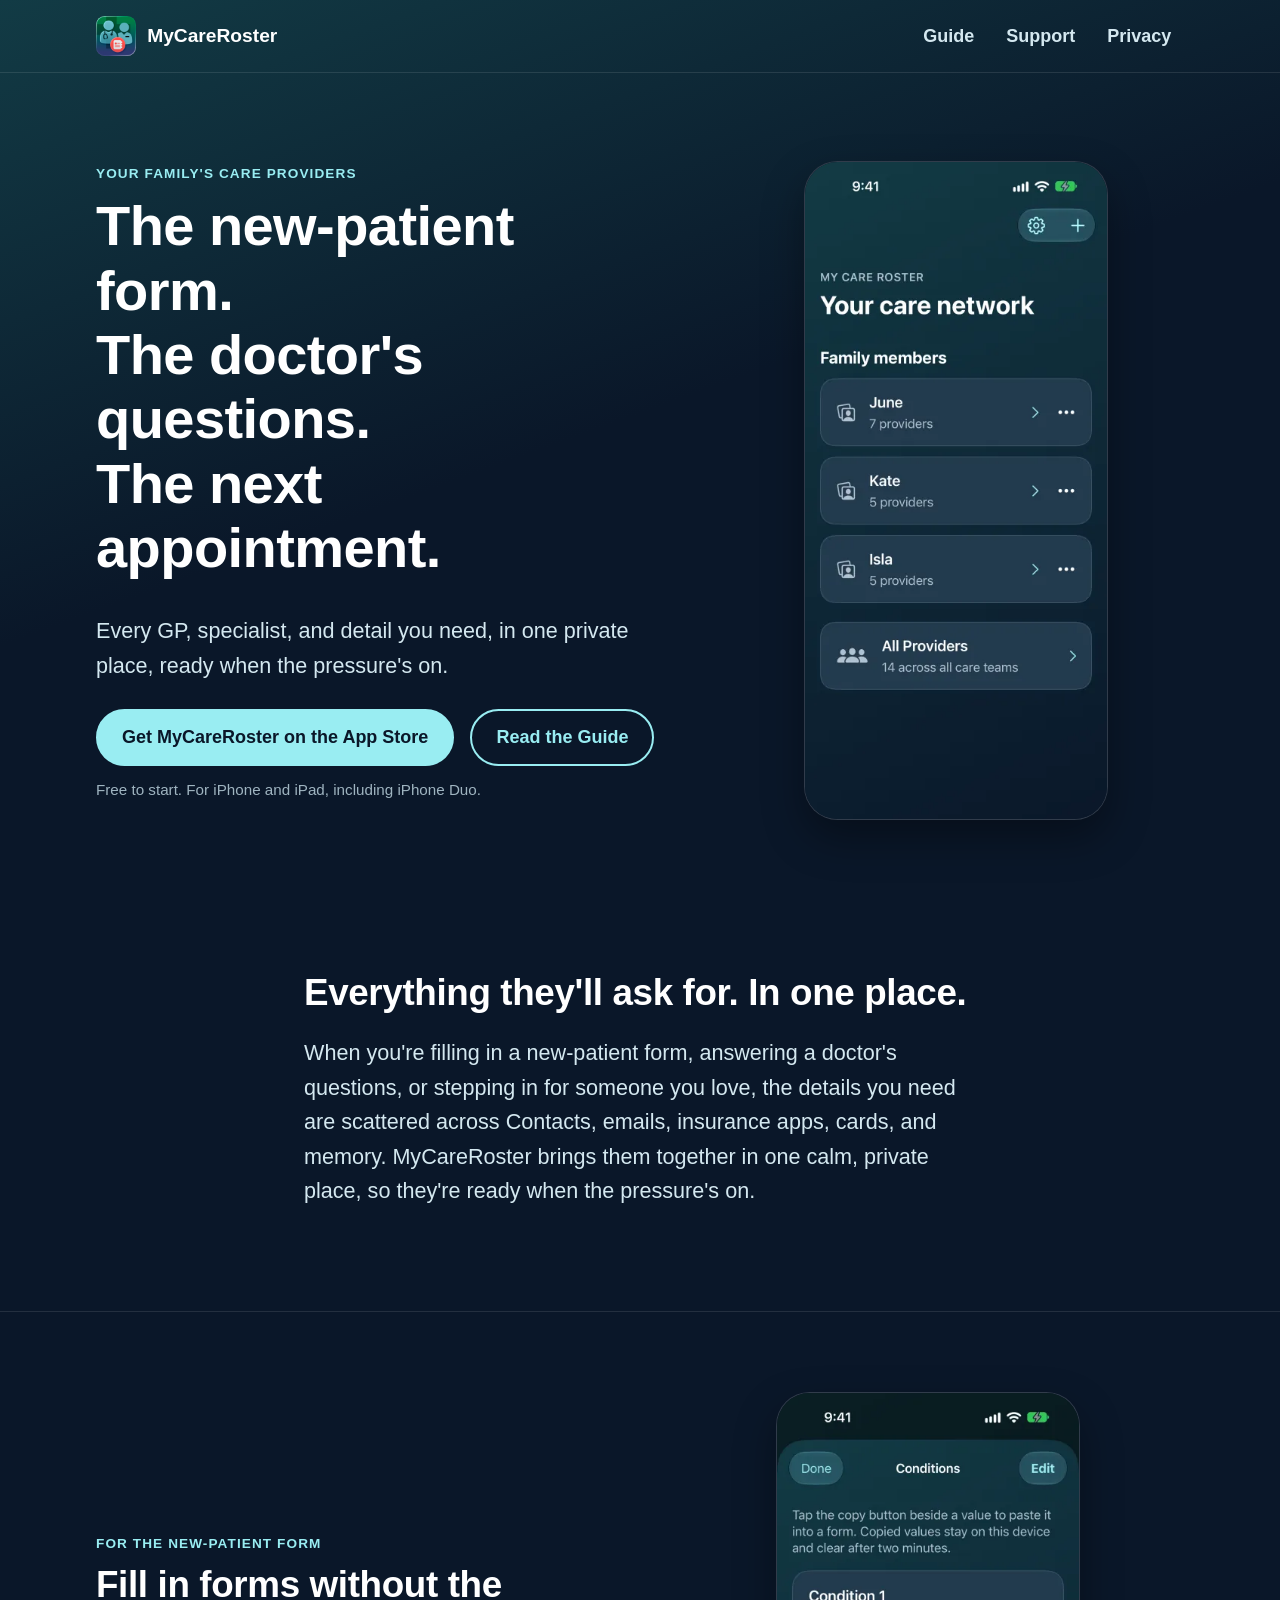
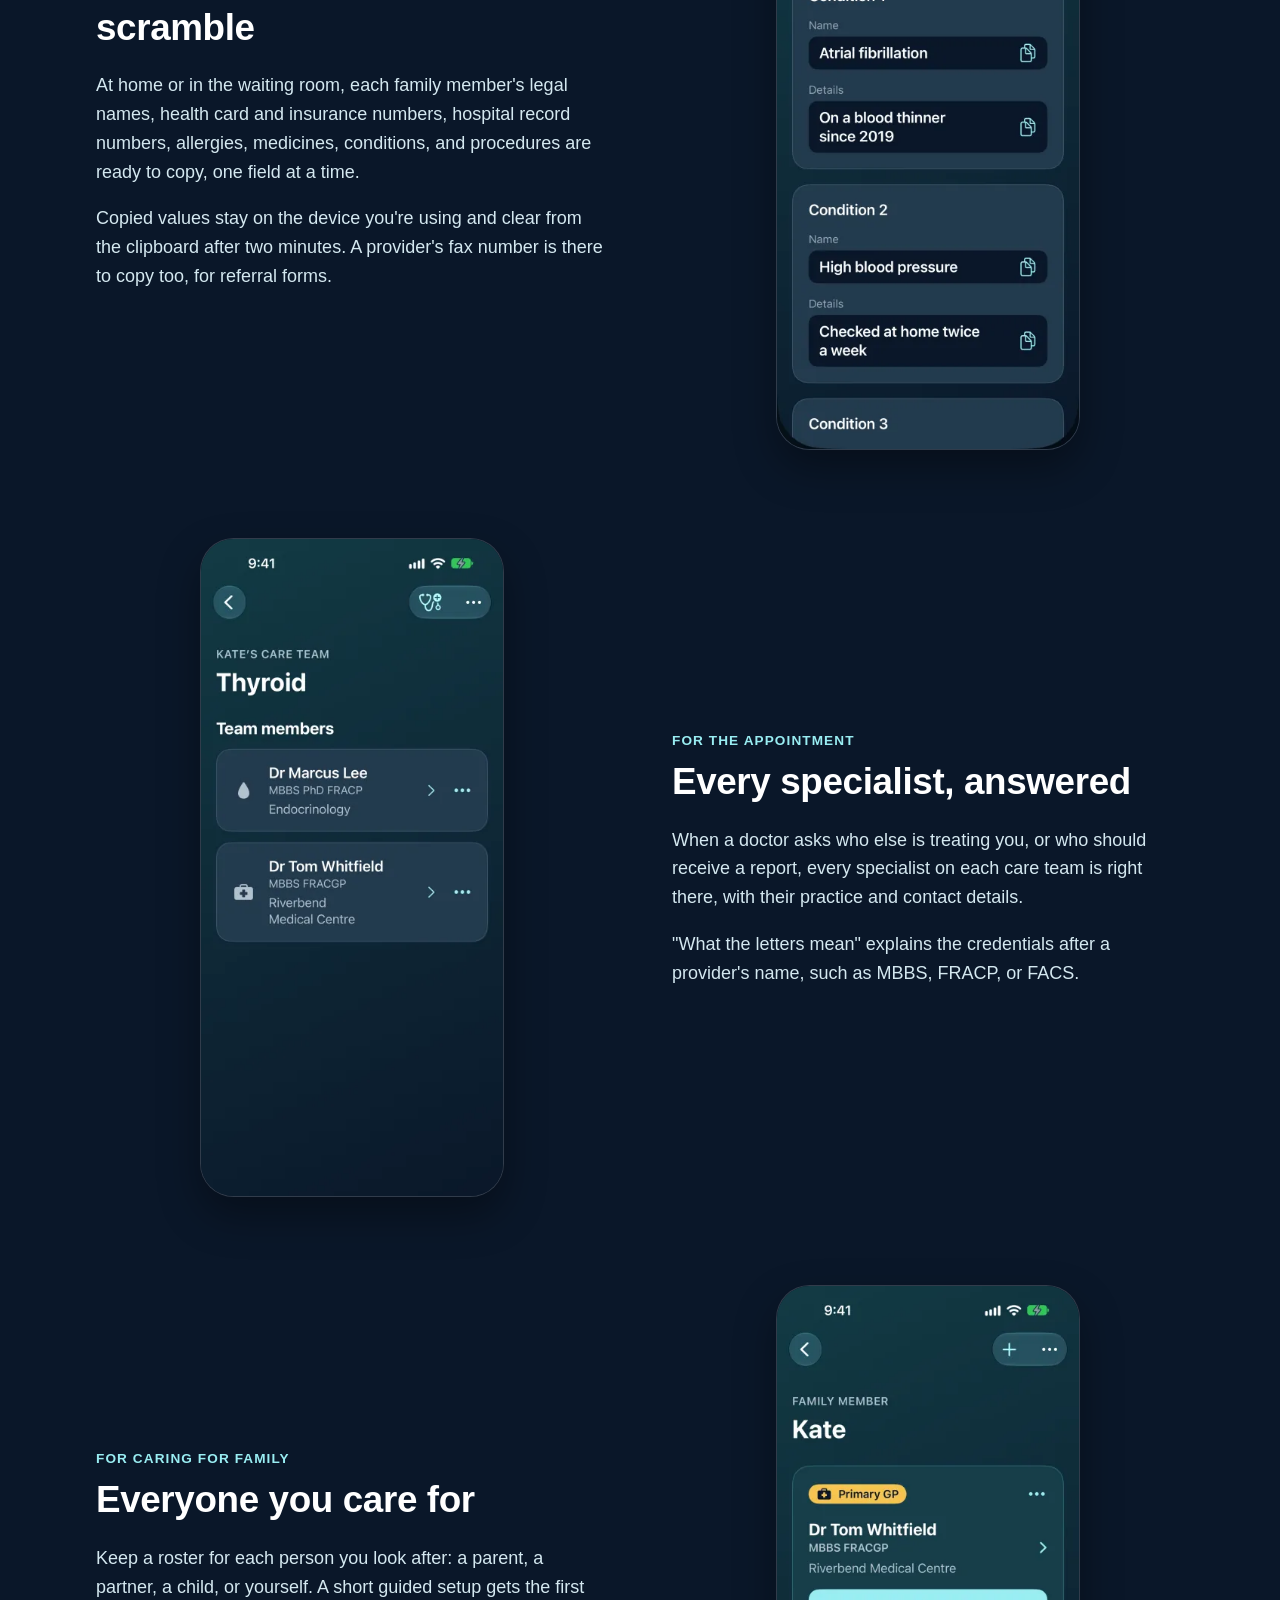
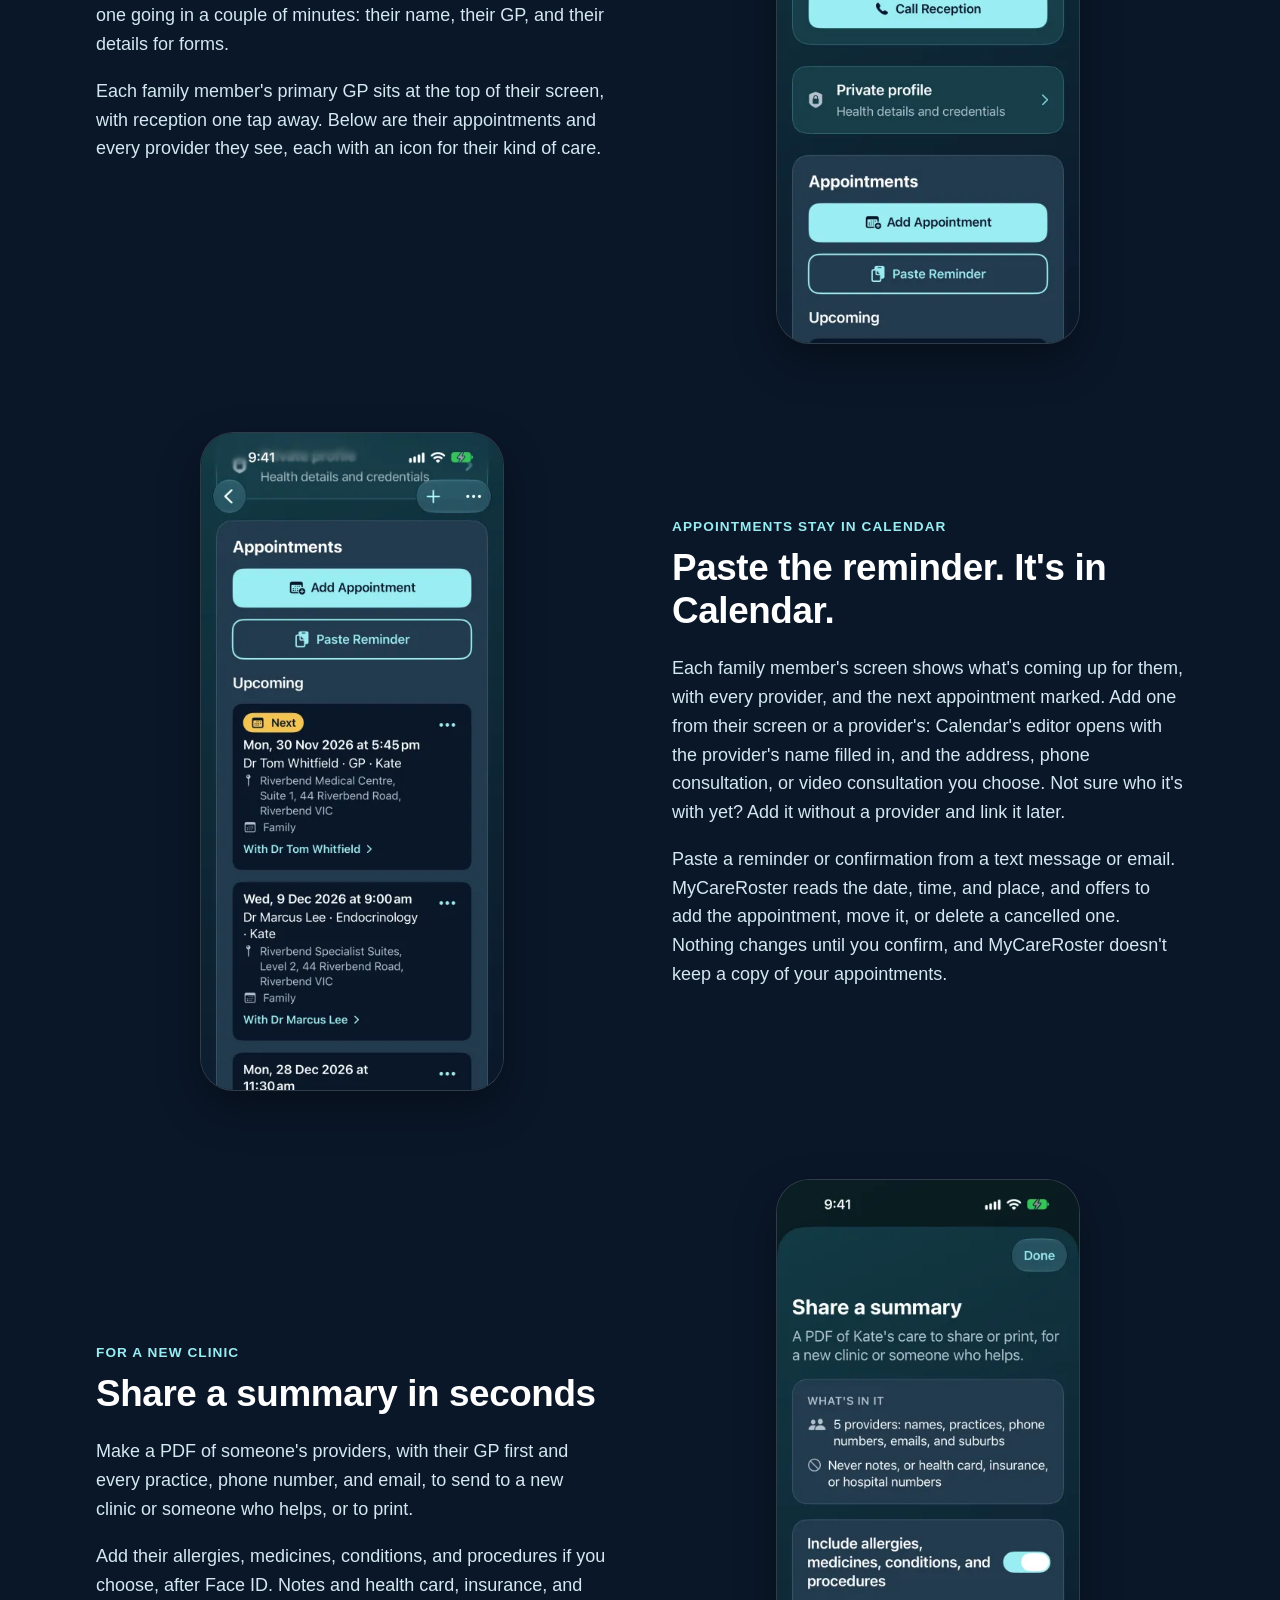
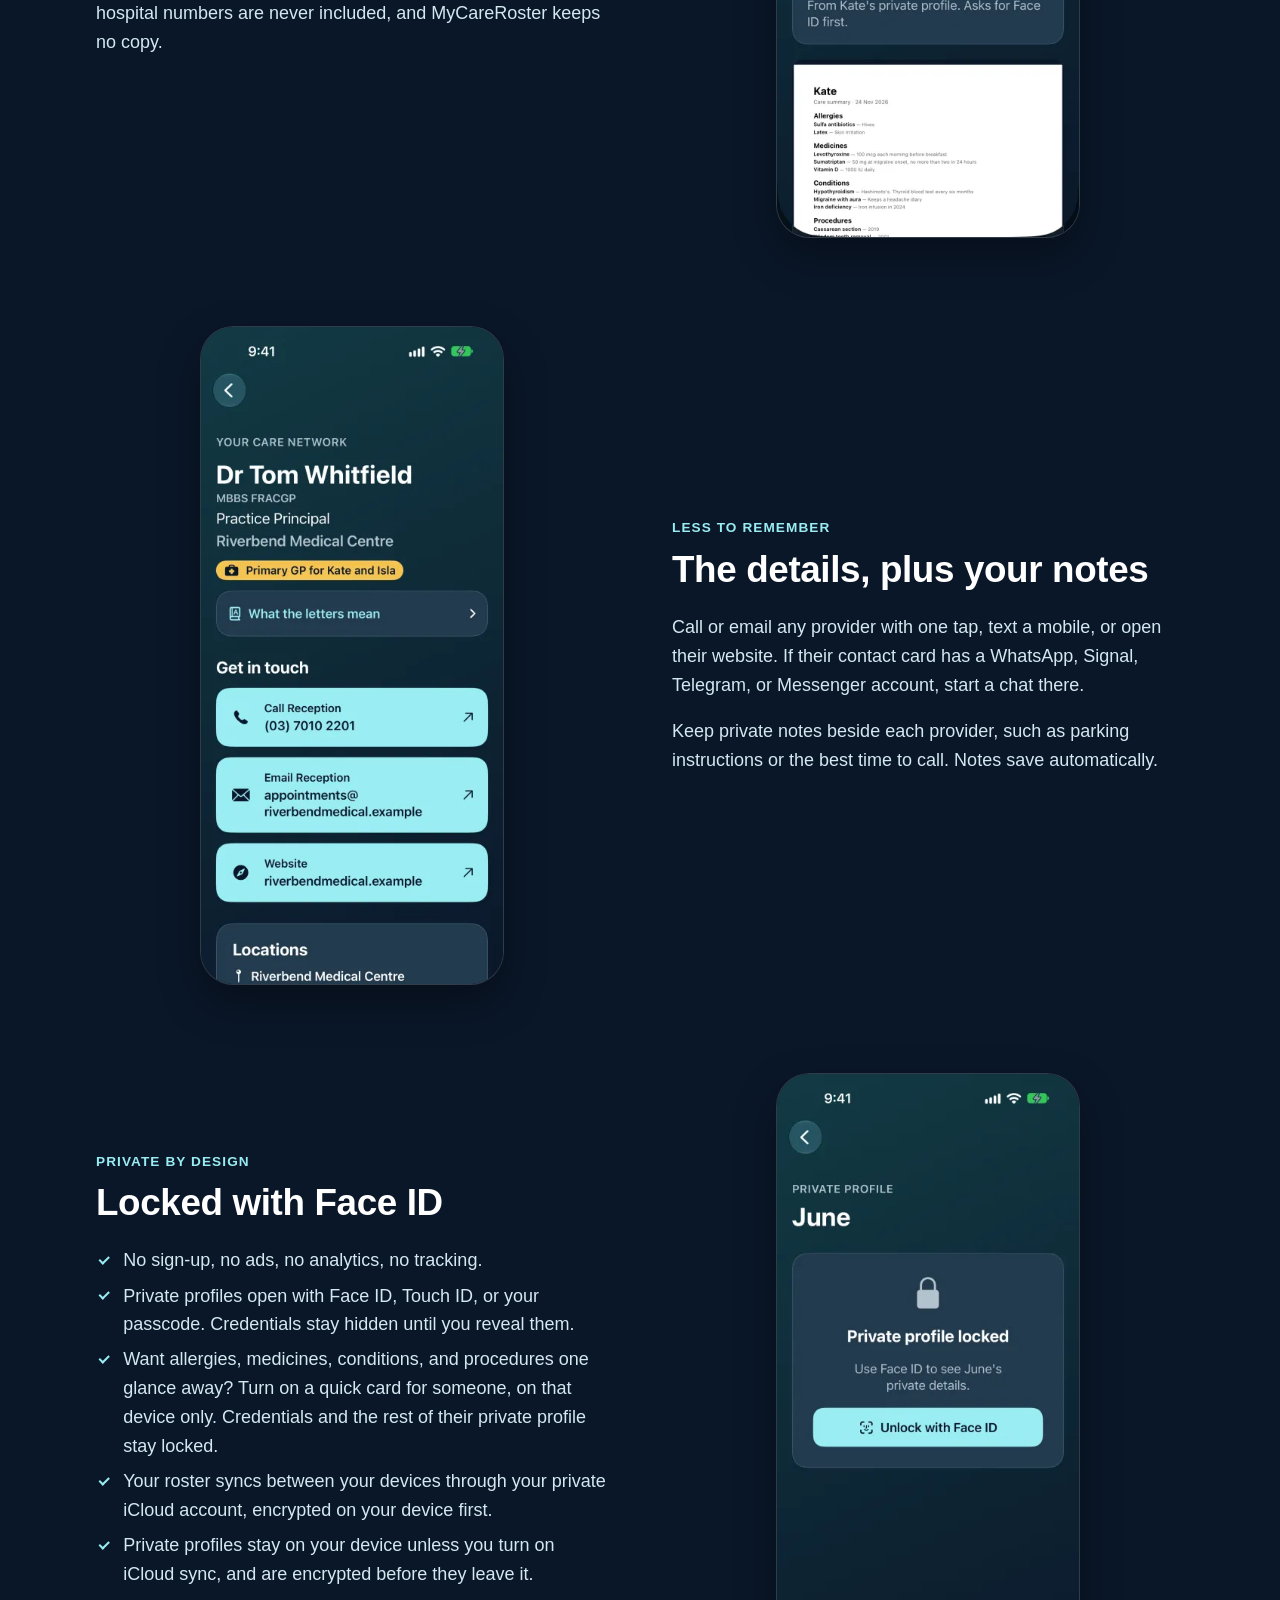
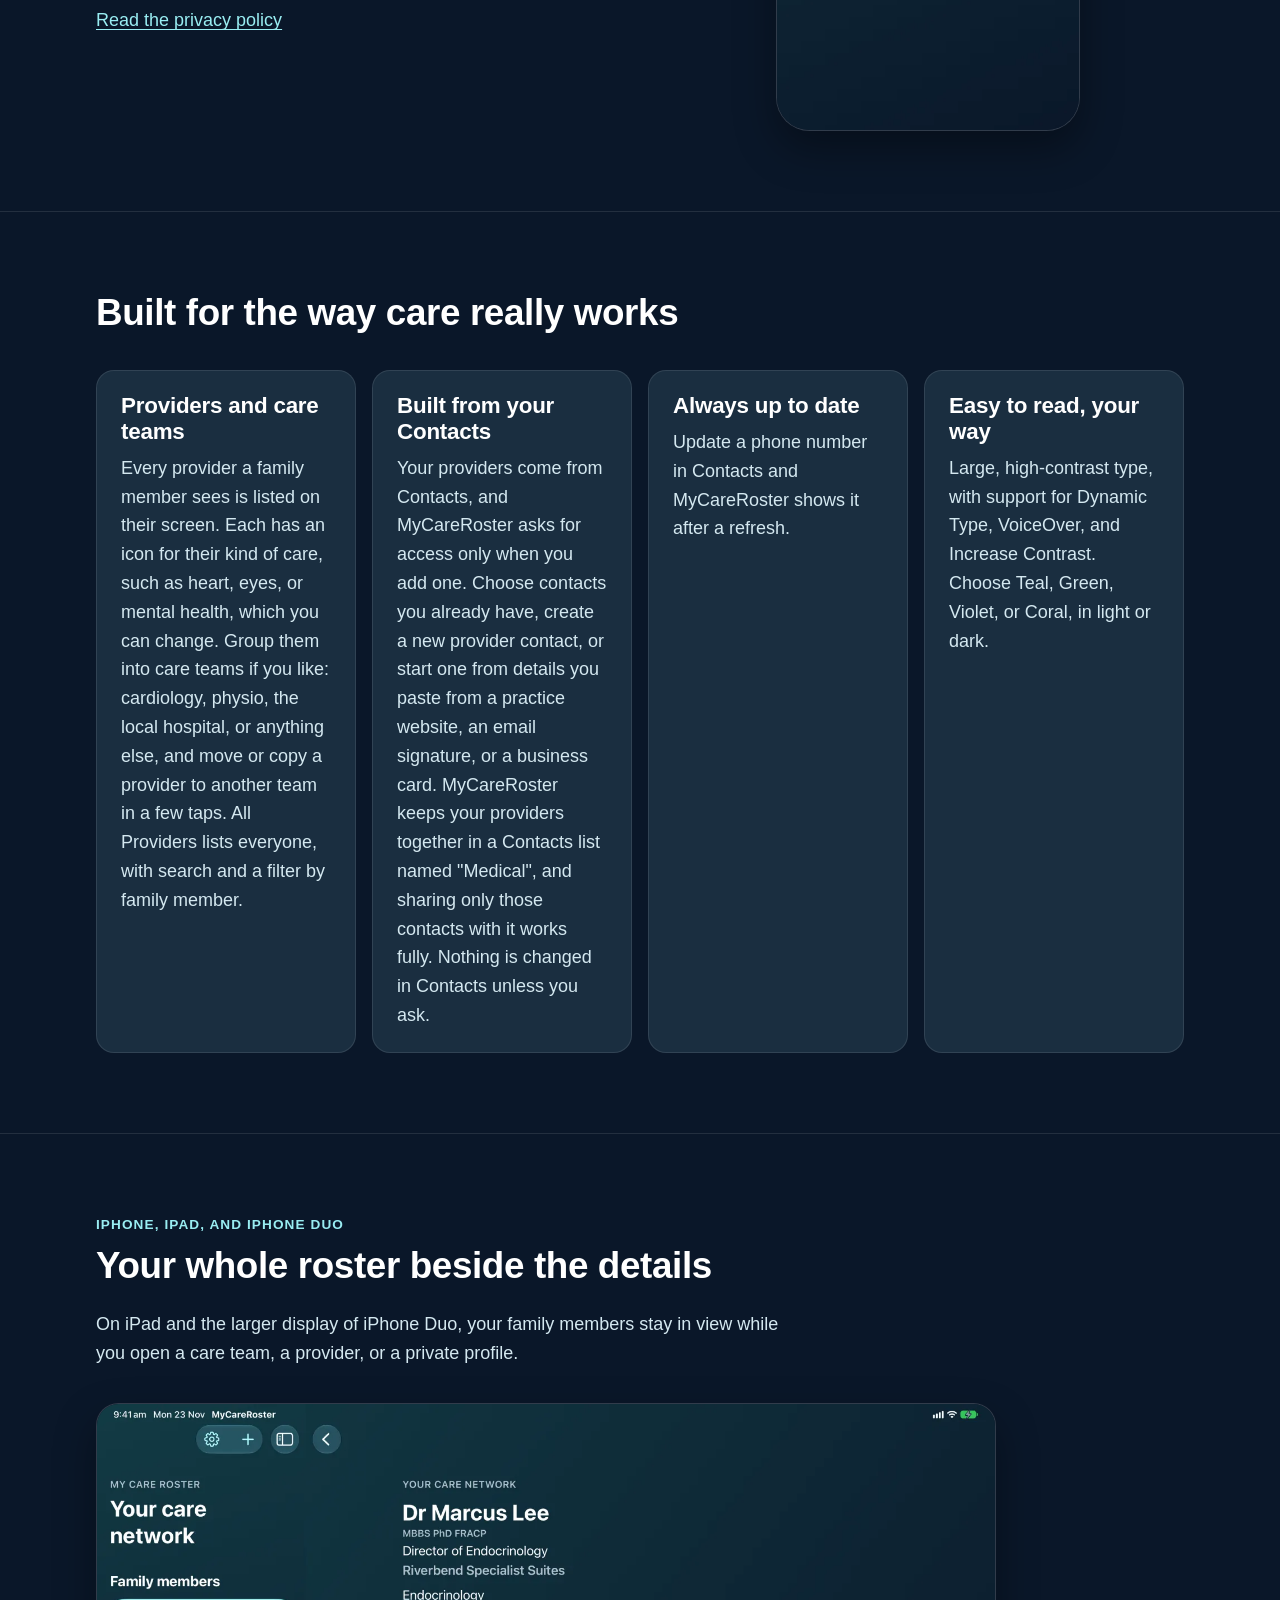
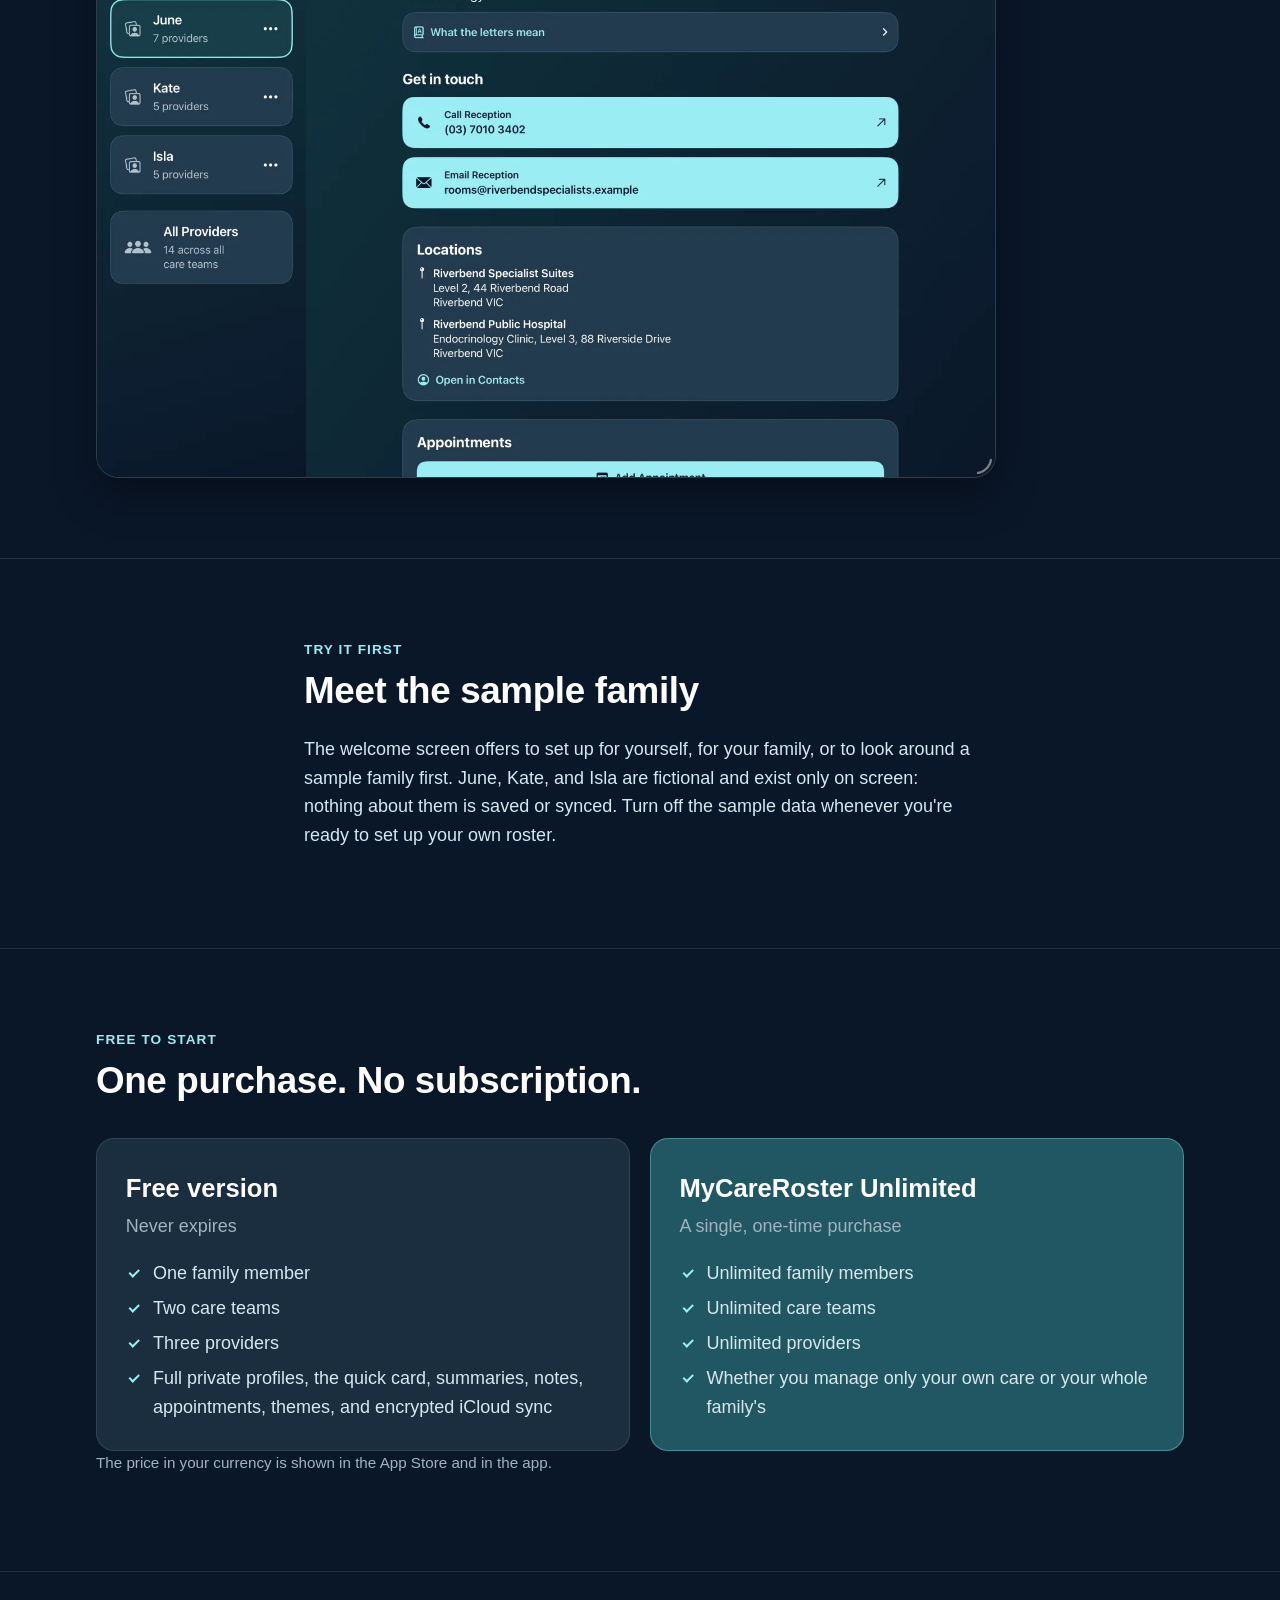
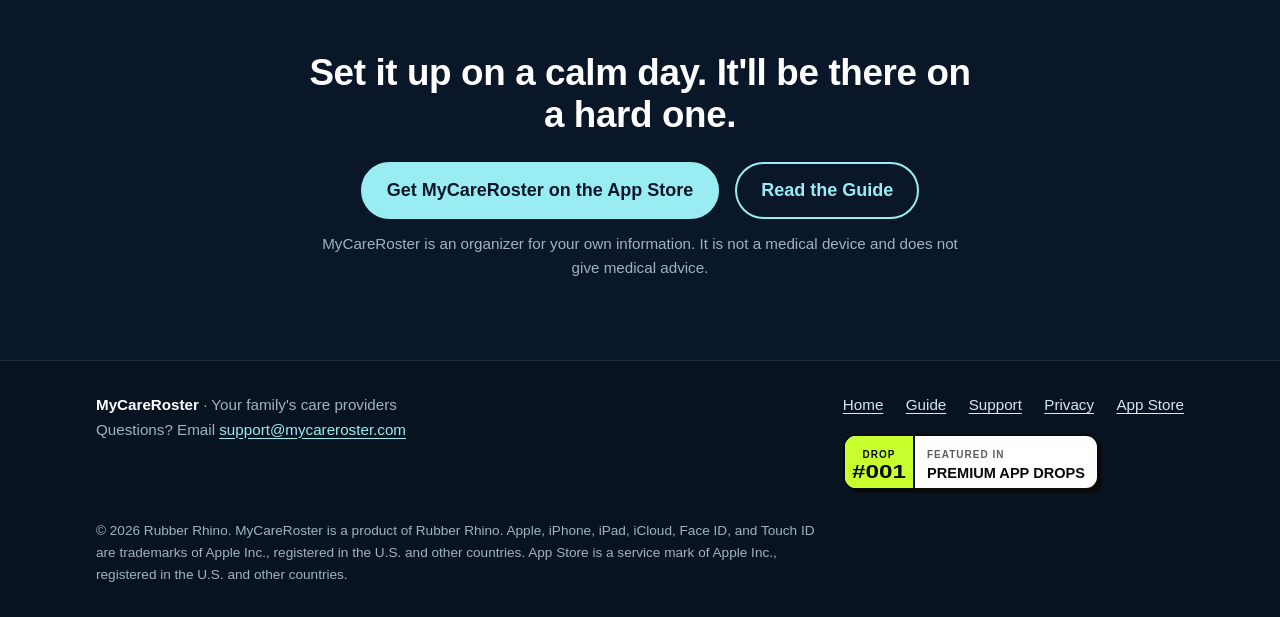
<file: index.html>
<!DOCTYPE html>
<html lang="en">
<head>
  <meta charset="utf-8">
  <meta name="viewport" content="width=device-width, initial-scale=1, viewport-fit=cover">
  <title>MyCareRoster — Your family's care providers</title>
  <meta name="description" content="MyCareRoster keeps your family's doctors, care teams, appointments, and the details every new-patient form asks for in one private place, ready the moment you need them. For iPhone and iPad.">
  <link rel="canonical" href="https://mycareroster.com/">
  <meta name="theme-color" content="#0a1729">
  <meta name="color-scheme" content="dark">
  <meta name="apple-itunes-app" content="app-id=6816753619">
  <link rel="icon" href="/assets/img/icon-32.png" sizes="32x32" type="image/png">
  <link rel="apple-touch-icon" href="/apple-touch-icon.png">
  <link rel="stylesheet" href="/assets/css/site.css">
  <meta property="og:type" content="website">
  <meta property="og:site_name" content="MyCareRoster">
  <meta property="og:title" content="MyCareRoster — Your family's care providers">
  <meta property="og:description" content="Every GP, specialist, and detail you need, in one private place, ready when the pressure's on.">
  <meta property="og:url" content="https://mycareroster.com/">
  <meta property="og:image" content="https://mycareroster.com/assets/img/og-card.png">
  <meta property="og:image:width" content="1200">
  <meta property="og:image:height" content="630">
  <meta property="og:image:alt" content="MyCareRoster on iPhone, showing a family's care network">
  <meta name="twitter:card" content="summary_large_image">
</head>
<body>
  <a class="skip-link" href="#main">Skip to content</a>

  <header class="site-header">
    <div class="container header-inner">
      <a class="brand" href="/" aria-current="page"><img src="/assets/img/icon-120.png" alt="" width="40" height="40">MyCareRoster</a>
      <nav class="site-nav" aria-label="Main">
        <ul>
          <li><a href="/guide/">Guide</a></li>
          <li><a href="/support/">Support</a></li>
          <li><a href="/privacy/">Privacy</a></li>
        </ul>
      </nav>
    </div>
  </header>

  <main id="main">
    <section class="hero">
      <div class="container hero-grid">
        <div>
          <span class="eyebrow">Your family's care providers</span>
          <h1><span>The new-patient form.</span> <span>The doctor's questions.</span> <span>The next appointment.</span></h1>
          <p class="lead">Every GP, specialist, and detail you need, in one private place, ready when the pressure's on.</p>
          <div class="actions">
            <a class="button" href="https://apps.apple.com/app/id6816753619">Get MyCareRoster on the App Store</a>
            <a class="button secondary" href="/guide/">Read the Guide</a>
          </div>
          <p class="note muted small">Free to start. For iPhone and iPad, including iPhone Duo.</p>
        </div>
        <figure class="shot phone">
          <img src="/assets/img/iphone-roster-400.webp"
               srcset="/assets/img/iphone-roster-400.webp 400w, /assets/img/iphone-roster-800.webp 800w"
               sizes="(min-width: 52rem) 19rem, min(100vw, 19rem)"
               width="400" height="870"
               alt="The MyCareRoster home screen, titled Your care network, listing the family members June, Kate, and Isla with how many providers each has, and All Providers, 14 across all care teams, with the Settings and + buttons at the top.">
        </figure>
      </div>
    </section>

    <section class="section" aria-labelledby="why">
      <div class="container narrow">
        <h2 id="why">Everything they'll ask for. In one place.</h2>
        <p class="lead">When you're filling in a new-patient form, answering a doctor's questions, or stepping in for someone you love, the details you need are scattered across Contacts, emails, insurance apps, cards, and memory. MyCareRoster brings them together in one calm, private place, so they're ready when the pressure's on.</p>
      </div>
    </section>

    <section class="section" aria-label="Features">
      <div class="container">
        <div class="feature">
          <div class="feature-text">
            <span class="eyebrow">For the new-patient form</span>
            <h2>Fill in forms without the scramble</h2>
            <p>At home or in the waiting room, each family member's legal names, health card and insurance numbers, hospital record numbers, allergies, medicines, conditions, and procedures are ready to copy, one field at a time.</p>
            <p>Copied values stay on the device you're using and clear from the clipboard after two minutes. A provider's fax number is there to copy too, for referral forms.</p>
          </div>
          <figure class="shot phone">
            <img src="/assets/img/iphone-profile-conditions-400.webp"
                 srcset="/assets/img/iphone-profile-conditions-400.webp 400w, /assets/img/iphone-profile-conditions-800.webp 800w"
                 sizes="(min-width: 52rem) 19rem, min(100vw, 19rem)"
                 width="400" height="870" loading="lazy"
                 alt="A private profile's Conditions screen, with a copy button beside each condition's name and details.">
          </figure>
        </div>

        <div class="feature flip">
          <div class="feature-text">
            <span class="eyebrow">For the appointment</span>
            <h2>Every specialist, answered</h2>
            <p>When a doctor asks who else is treating you, or who should receive a report, every specialist on each care team is right there, with their practice and contact details.</p>
            <p>"What the letters mean" explains the credentials after a provider's name, such as MBBS, FRACP, or FACS.</p>
          </div>
          <figure class="shot phone">
            <img src="/assets/img/iphone-team-thyroid-400.webp"
                 srcset="/assets/img/iphone-team-thyroid-400.webp 400w, /assets/img/iphone-team-thyroid-800.webp 800w"
                 sizes="(min-width: 52rem) 19rem, min(100vw, 19rem)"
                 width="400" height="870" loading="lazy"
                 alt="Kate's care team named Thyroid, listing its team members, Dr Marcus Lee, endocrinology, and Dr Tom Whitfield, a GP, with their credentials.">
          </figure>
        </div>

        <div class="feature">
          <div class="feature-text">
            <span class="eyebrow">For caring for family</span>
            <h2>Everyone you care for</h2>
            <p>Keep a roster for each person you look after: a parent, a partner, a child, or yourself. A short guided setup gets the first one going in a couple of minutes: their name, their GP, and their details for forms.</p>
            <p>Each family member's primary GP sits at the top of their screen, with reception one tap away. Below are their appointments and every provider they see, each with an icon for their kind of care.</p>
          </div>
          <figure class="shot phone">
            <img src="/assets/img/iphone-family-kate-400.webp"
                 srcset="/assets/img/iphone-family-kate-400.webp 400w, /assets/img/iphone-family-kate-800.webp 800w"
                 sizes="(min-width: 52rem) 19rem, min(100vw, 19rem)"
                 width="400" height="870" loading="lazy"
                 alt="Kate's screen, with her primary GP, Dr Tom Whitfield, and a Call Reception button at the top, her private profile, and the start of her Appointments card, with Add Appointment and Paste Reminder buttons.">
          </figure>
        </div>

        <div class="feature flip">
          <div class="feature-text">
            <span class="eyebrow">Appointments stay in Calendar</span>
            <h2>Paste the reminder. It's in Calendar.</h2>
            <p>Each family member's screen shows what's coming up for them, with every provider, and the next appointment marked. Add one from their screen or a provider's: Calendar's editor opens with the provider's name filled in, and the address, phone consultation, or video consultation you choose. Not sure who it's with yet? Add it without a provider and link it later.</p>
            <p>Paste a reminder or confirmation from a text message or email. MyCareRoster reads the date, time, and place, and offers to add the appointment, move it, or delete a cancelled one. Nothing changes until you confirm, and MyCareRoster doesn't keep a copy of your appointments.</p>
          </div>
          <figure class="shot phone">
            <img src="/assets/img/iphone-member-appointments-400.webp"
                 srcset="/assets/img/iphone-member-appointments-400.webp 400w, /assets/img/iphone-member-appointments-800.webp 800w"
                 sizes="(min-width: 52rem) 19rem, min(100vw, 19rem)"
                 width="400" height="870" loading="lazy"
                 alt="Kate's Appointments: Add Appointment and Paste Reminder buttons, then her upcoming appointments, the next one marked Next, with Dr Tom Whitfield at Riverbend Medical Centre, then one with Dr Marcus Lee, endocrinology.">
          </figure>
        </div>

        <div class="feature">
          <div class="feature-text">
            <span class="eyebrow">For a new clinic</span>
            <h2>Share a summary in seconds</h2>
            <p>Make a PDF of someone's providers, with their GP first and every practice, phone number, and email, to send to a new clinic or someone who helps, or to print.</p>
            <p>Add their allergies, medicines, conditions, and procedures if you choose, after Face ID. Notes and health card, insurance, and hospital numbers are never included, and MyCareRoster keeps no copy.</p>
          </div>
          <figure class="shot phone">
            <img src="/assets/img/iphone-summary-400.webp"
                 srcset="/assets/img/iphone-summary-400.webp 400w, /assets/img/iphone-summary-800.webp 800w"
                 sizes="(min-width: 52rem) 19rem, min(100vw, 19rem)"
                 width="400" height="870" loading="lazy"
                 alt="Share a summary for Kate: what's in it, her 5 providers, a switch to include her allergies, medicines, conditions, and procedures, turned on, and a preview of the PDF.">
          </figure>
        </div>

        <div class="feature flip">
          <div class="feature-text">
            <span class="eyebrow">Less to remember</span>
            <h2>The details, plus your notes</h2>
            <p>Call or email any provider with one tap, text a mobile, or open their website. If their contact card has a WhatsApp, Signal, Telegram, or Messenger account, start a chat there.</p>
            <p>Keep private notes beside each provider, such as parking instructions or the best time to call. Notes save automatically.</p>
          </div>
          <figure class="shot phone">
            <img src="/assets/img/iphone-gp-whitfield-400.webp"
                 srcset="/assets/img/iphone-gp-whitfield-400.webp 400w, /assets/img/iphone-gp-whitfield-800.webp 800w"
                 sizes="(min-width: 52rem) 19rem, min(100vw, 19rem)"
                 width="400" height="870" loading="lazy"
                 alt="A GP's screen: Dr Tom Whitfield, MBBS FRACGP, Practice Principal at Riverbend Medical Centre, with What the letters mean and Call Reception, Email Reception, and Website buttons.">
          </figure>
        </div>

        <div class="feature">
          <div class="feature-text">
            <span class="eyebrow">Private by design</span>
            <h2>Locked with Face ID</h2>
            <ul class="ticks">
              <li>No sign-up, no ads, no analytics, no tracking.</li>
              <li>Private profiles open with Face ID, Touch ID, or your passcode. Credentials stay hidden until you reveal them.</li>
              <li>Want allergies, medicines, conditions, and procedures one glance away? Turn on a quick card for someone, on that device only. Credentials and the rest of their private profile stay locked.</li>
              <li>Your roster syncs between your devices through your private iCloud account, encrypted on your device first.</li>
              <li>Private profiles stay on your device unless you turn on iCloud sync, and are encrypted before they leave it.</li>
            </ul>
            <p><a href="/privacy/">Read the privacy policy</a></p>
          </div>
          <figure class="shot phone">
            <img src="/assets/img/iphone-profile-locked-400.webp"
                 srcset="/assets/img/iphone-profile-locked-400.webp 400w, /assets/img/iphone-profile-locked-800.webp 800w"
                 sizes="(min-width: 52rem) 19rem, min(100vw, 19rem)"
                 width="400" height="870" loading="lazy"
                 alt="June's private profile, locked: Use Face ID to see June's private details, with an Unlock with Face ID button.">
          </figure>
        </div>
      </div>
    </section>

    <section class="section" aria-labelledby="more">
      <div class="container">
        <div class="section-head">
          <h2 id="more">Built for the way care really works</h2>
        </div>
        <ul class="cards">
          <li class="card">
            <h3>Providers and care teams</h3>
            <p>Every provider a family member sees is listed on their screen. Each has an icon for their kind of care, such as heart, eyes, or mental health, which you can change. Group them into care teams if you like: cardiology, physio, the local hospital, or anything else, and move or copy a provider to another team in a few taps. All Providers lists everyone, with search and a filter by family member.</p>
          </li>
          <li class="card">
            <h3>Built from your Contacts</h3>
            <p>Your providers come from Contacts, and MyCareRoster asks for access only when you add one. Choose contacts you already have, create a new provider contact, or start one from details you paste from a practice website, an email signature, or a business card. MyCareRoster keeps your providers together in a Contacts list named "Medical", and sharing only those contacts with it works fully. Nothing is changed in Contacts unless you ask.</p>
          </li>
          <li class="card">
            <h3>Always up to date</h3>
            <p>Update a phone number in Contacts and MyCareRoster shows it after a refresh.</p>
          </li>
          <li class="card">
            <h3>Easy to read, your way</h3>
            <p>Large, high-contrast type, with support for Dynamic Type, VoiceOver, and Increase Contrast. Choose Teal, Green, Violet, or Coral, in light or dark.</p>
          </li>
        </ul>
      </div>
    </section>

    <section class="section" aria-labelledby="ipad">
      <div class="container">
        <div class="section-head">
          <span class="eyebrow">iPhone, iPad, and iPhone Duo</span>
          <h2 id="ipad">Your whole roster beside the details</h2>
          <p>On iPad and the larger display of iPhone Duo, your family members stay in view while you open a care team, a provider, or a private profile.</p>
        </div>
        <figure class="shot tablet">
          <img src="/assets/img/ipad-provider-lee-900.webp"
               srcset="/assets/img/ipad-provider-lee-900.webp 900w, /assets/img/ipad-provider-lee-1600.webp 1600w"
               sizes="(min-width: 72rem) 68rem, 100vw"
               width="900" height="675" loading="lazy"
               alt="MyCareRoster on iPad: the family members on the left, and a specialist's details on the right, with his credentials, job title, practice, Call Reception and Email Reception buttons, and two locations.">
        </figure>
      </div>
    </section>

    <section class="section" aria-labelledby="sample">
      <div class="container narrow">
        <span class="eyebrow">Try it first</span>
        <h2 id="sample">Meet the sample family</h2>
        <p>The welcome screen offers to set up for yourself, for your family, or to look around a sample family first. June, Kate, and Isla are fictional and exist only on screen: nothing about them is saved or synced. Turn off the sample data whenever you're ready to set up your own roster.</p>
      </div>
    </section>

    <section class="section" aria-labelledby="pricing">
      <div class="container">
        <div class="section-head">
          <span class="eyebrow">Free to start</span>
          <h2 id="pricing">One purchase. No subscription.</h2>
        </div>
        <div class="pricing">
          <div class="card">
            <p class="price-label">Free version</p>
            <p class="muted">Never expires</p>
            <ul class="ticks">
              <li>One family member</li>
              <li>Two care teams</li>
              <li>Three providers</li>
              <li>Full private profiles, the quick card, summaries, notes, appointments, themes, and encrypted iCloud sync</li>
            </ul>
          </div>
          <div class="card featured">
            <p class="price-label">MyCareRoster Unlimited</p>
            <p class="muted">A single, one-time purchase</p>
            <ul class="ticks">
              <li>Unlimited family members</li>
              <li>Unlimited care teams</li>
              <li>Unlimited providers</li>
              <li>Whether you manage only your own care or your whole family's</li>
            </ul>
          </div>
        </div>
        <p class="muted small">The price in your currency is shown in the App Store and in the app.</p>
      </div>
    </section>

    <section class="section closing" aria-labelledby="closing">
      <div class="container narrow">
        <h2 id="closing">Set it up on a calm day. It'll be there on a hard one.</h2>
        <div class="actions">
          <a class="button" href="https://apps.apple.com/app/id6816753619">Get MyCareRoster on the App Store</a>
          <a class="button secondary" href="/guide/">Read the Guide</a>
        </div>
        <p class="disclaimer">MyCareRoster is an organizer for your own information. It is not a medical device and does not give medical advice.</p>
      </div>
    </section>
  </main>

  <footer class="site-footer">
    <div class="container footer-grid">
      <div>
        <p><strong>MyCareRoster</strong> · Your family's care providers</p>
        <p>Questions? Email <a href="mailto:support@mycareroster.com">support@mycareroster.com</a></p>
      </div>
      <div class="footer-links">
        <nav class="footer-nav" aria-label="Footer">
          <ul>
            <li><a href="/">Home</a></li>
            <li><a href="/guide/">Guide</a></li>
            <li><a href="/support/">Support</a></li>
            <li><a href="/privacy/">Privacy</a></li>
            <li><a href="https://apps.apple.com/app/id6816753619">App Store</a></li>
          </ul>
        </nav>
        <p class="footer-badge"><a href="https://premiumappdrops.com/drops/mycareroster-health-care-vault-2026-11-27-1a4b" rel="sponsored"><img src="/assets/img/premium-app-drops-badge.svg" alt="Featured in Premium App Drops, Drop #001" width="260" height="60"></a></p>
      </div>
      <p class="legal">&copy; 2026 Rubber Rhino. MyCareRoster is a product of Rubber Rhino. Apple, iPhone, iPad, iCloud, Face ID, and Touch ID are trademarks of Apple Inc., registered in the U.S. and other countries. App Store is a service mark of Apple Inc., registered in the U.S. and other countries.</p>
    </div>
  </footer>
</body>
</html>
</file>
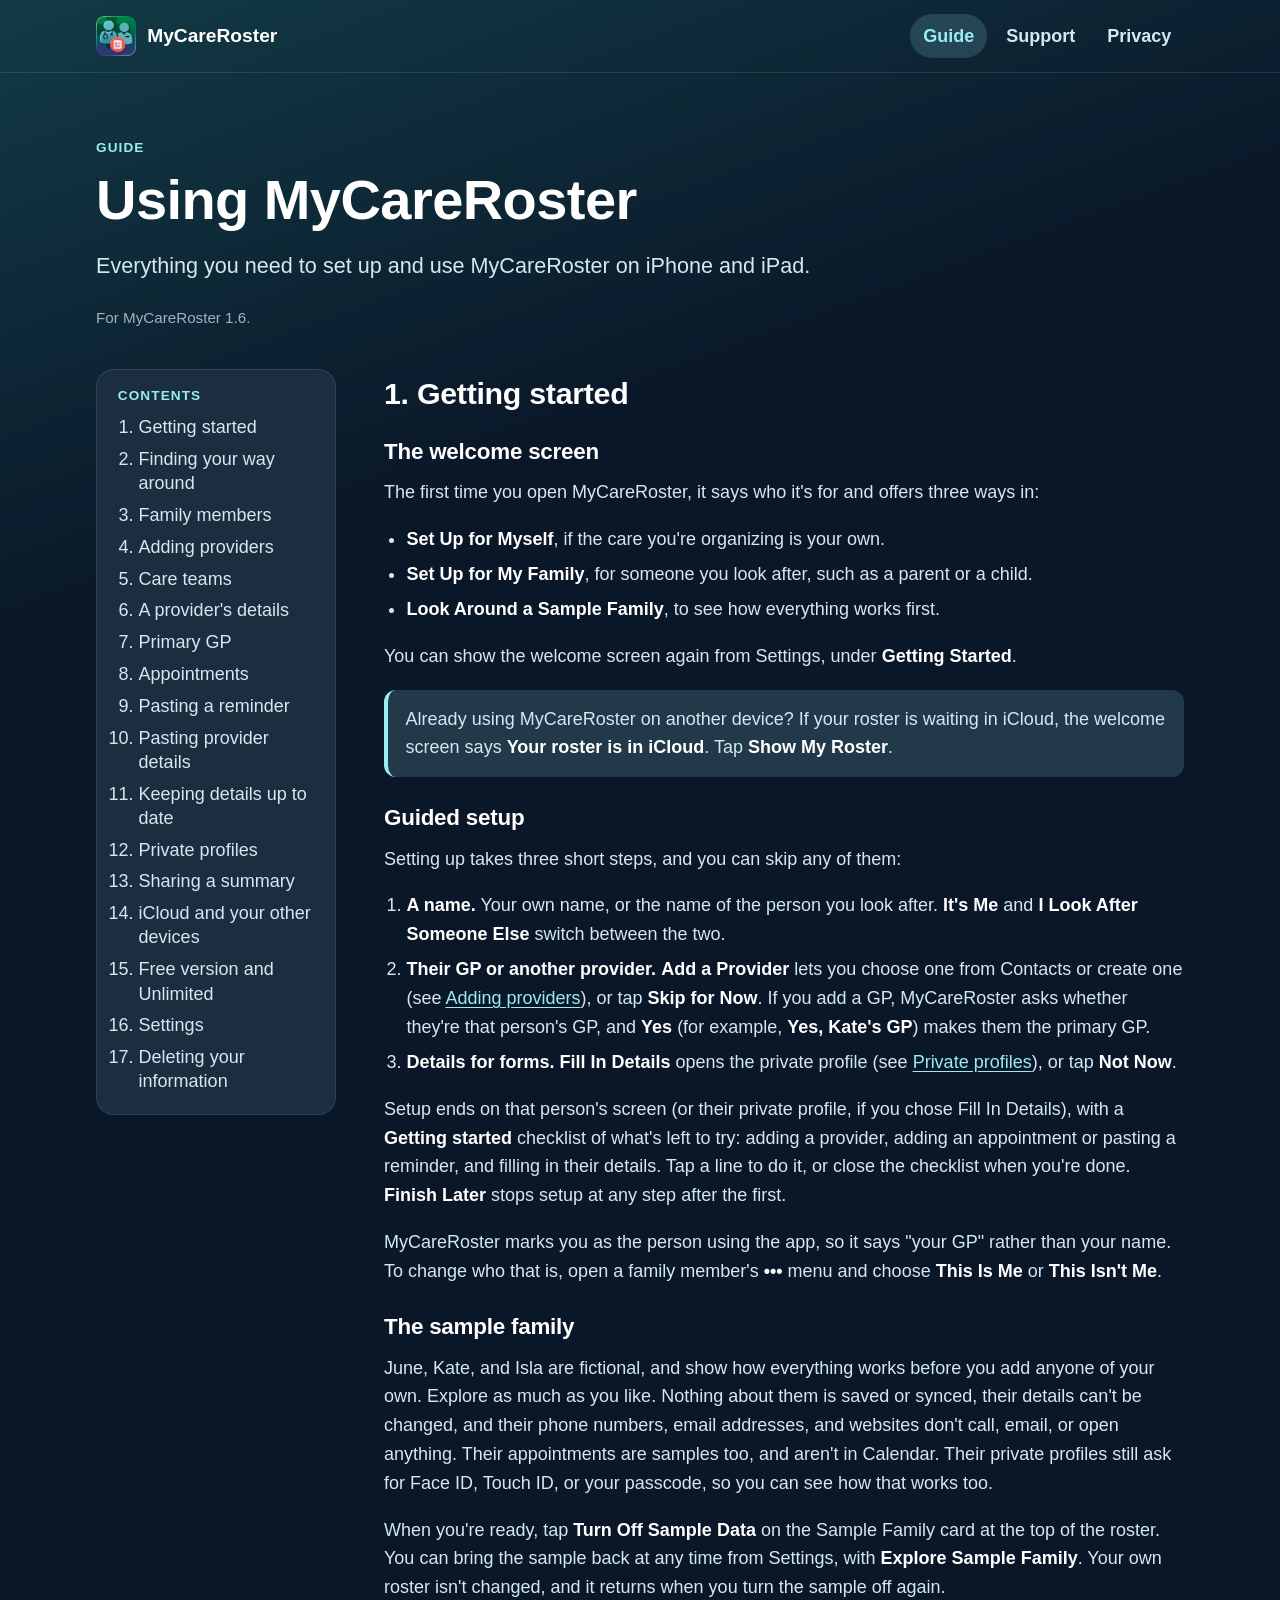
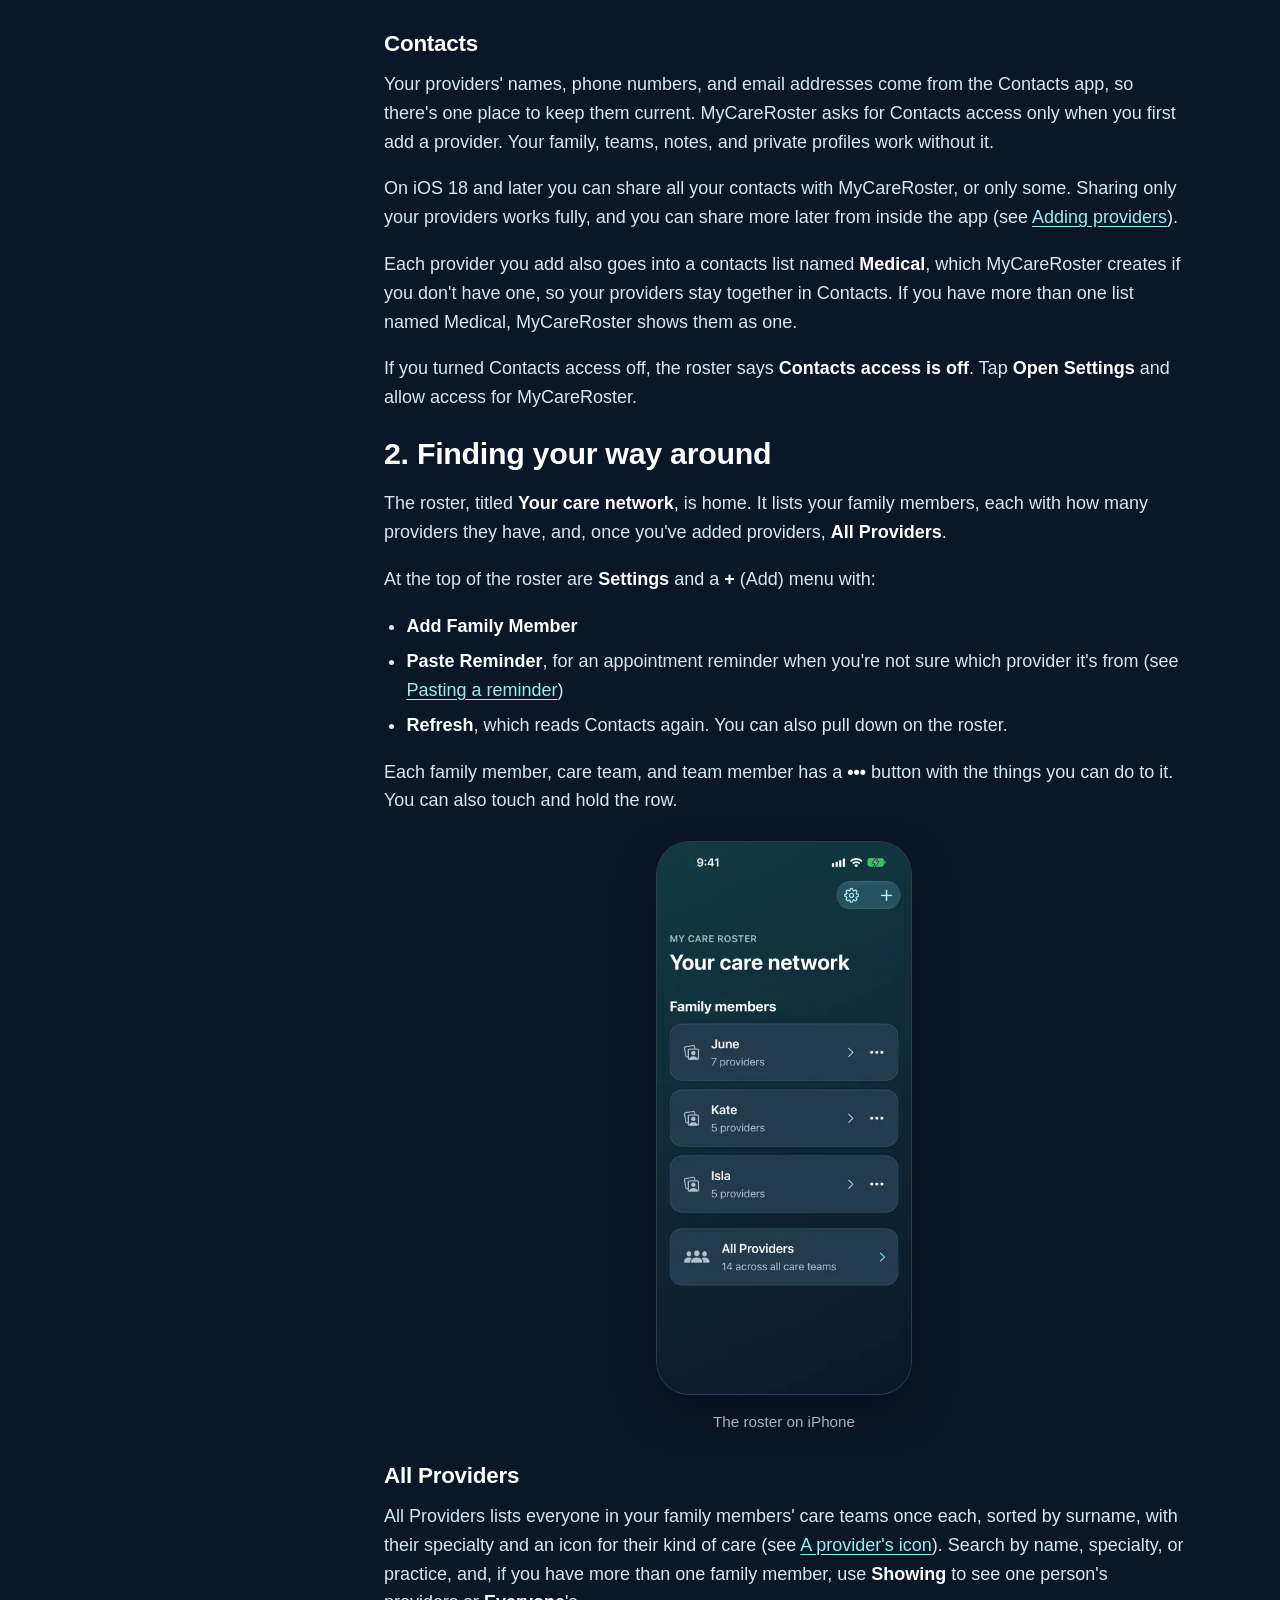
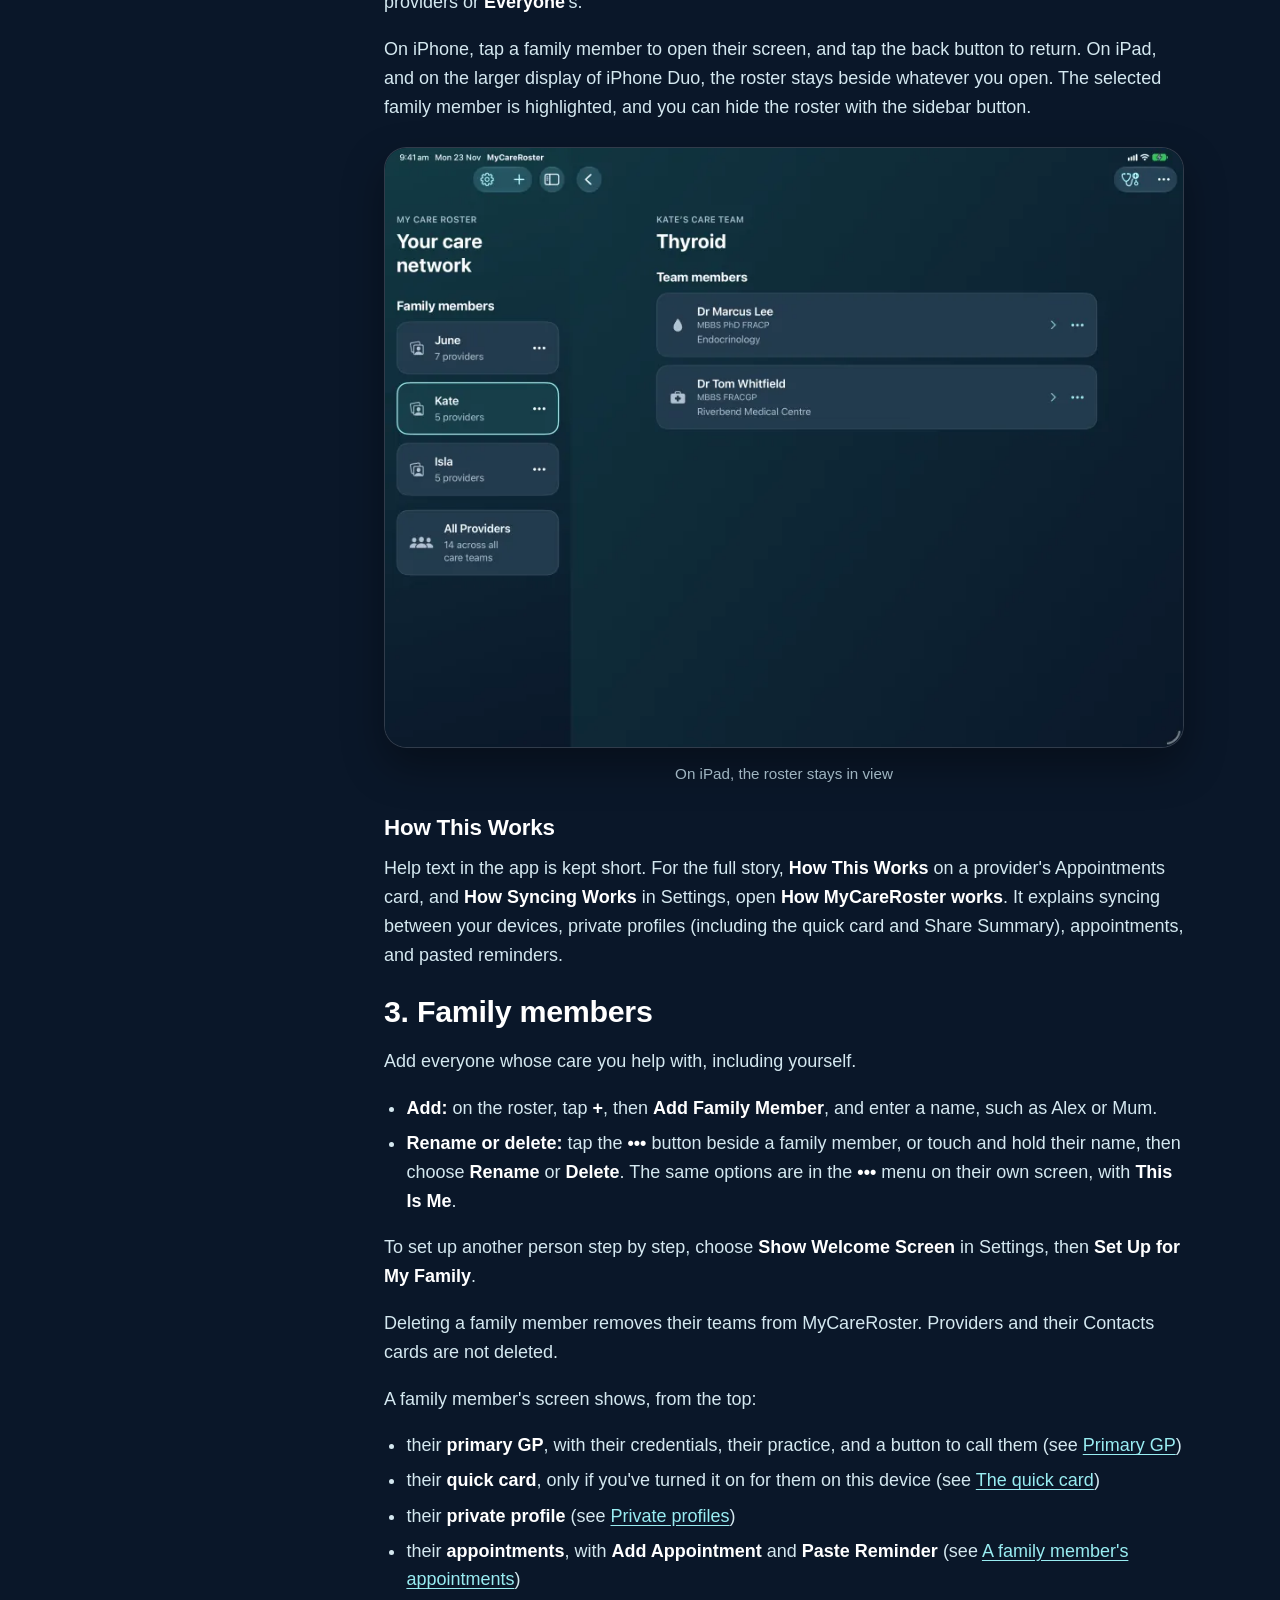
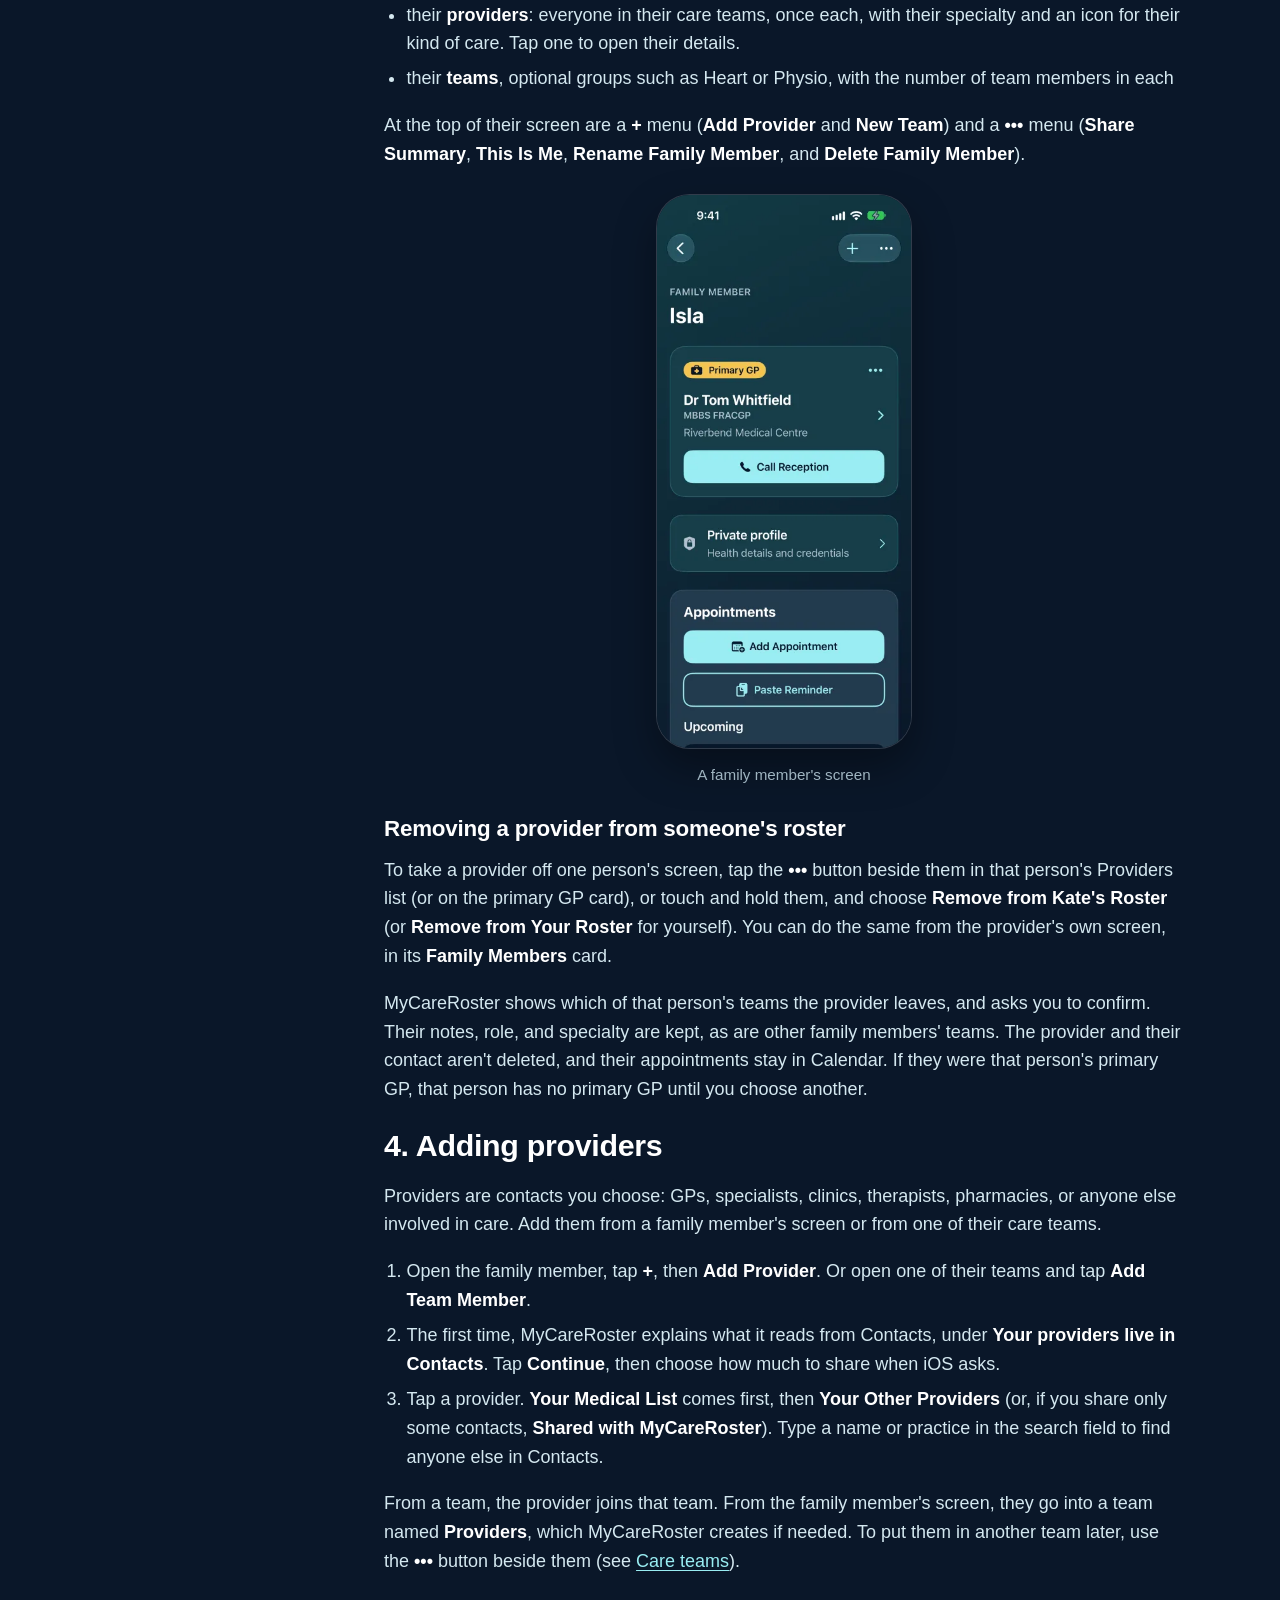
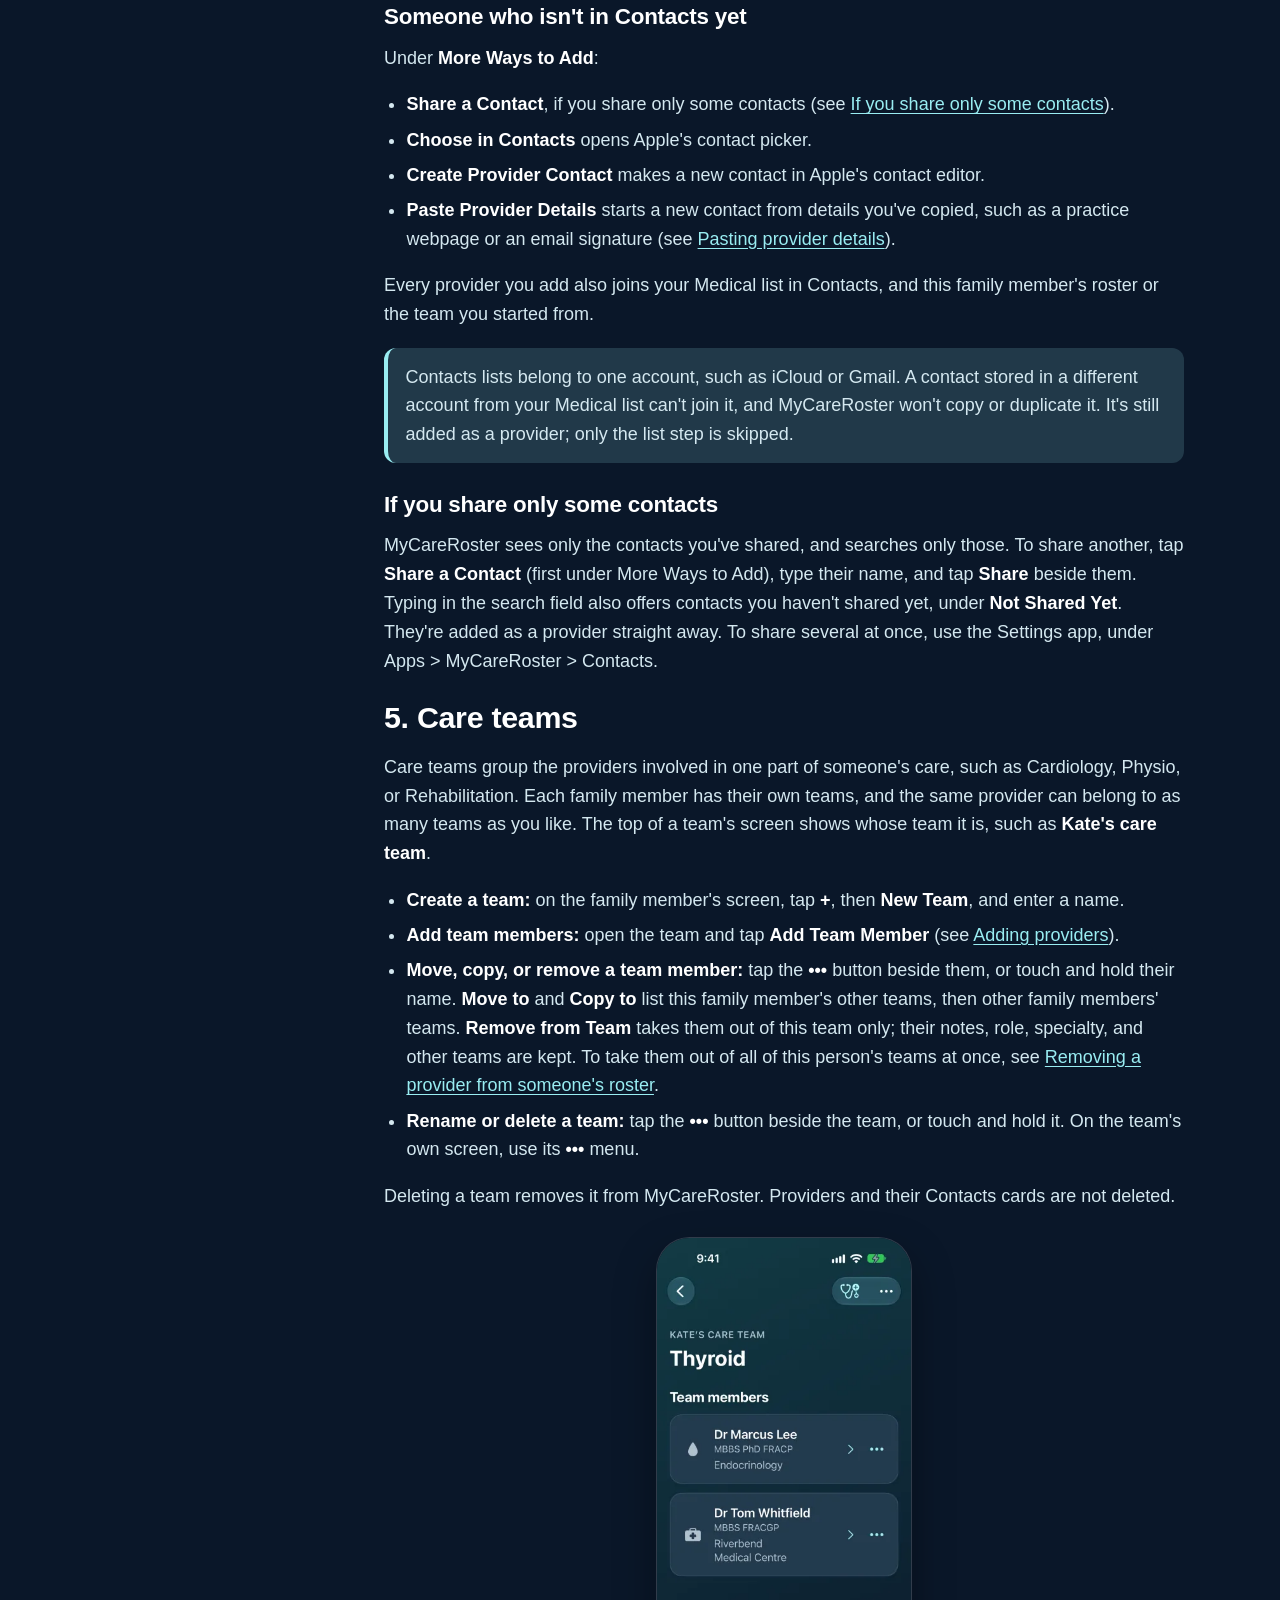
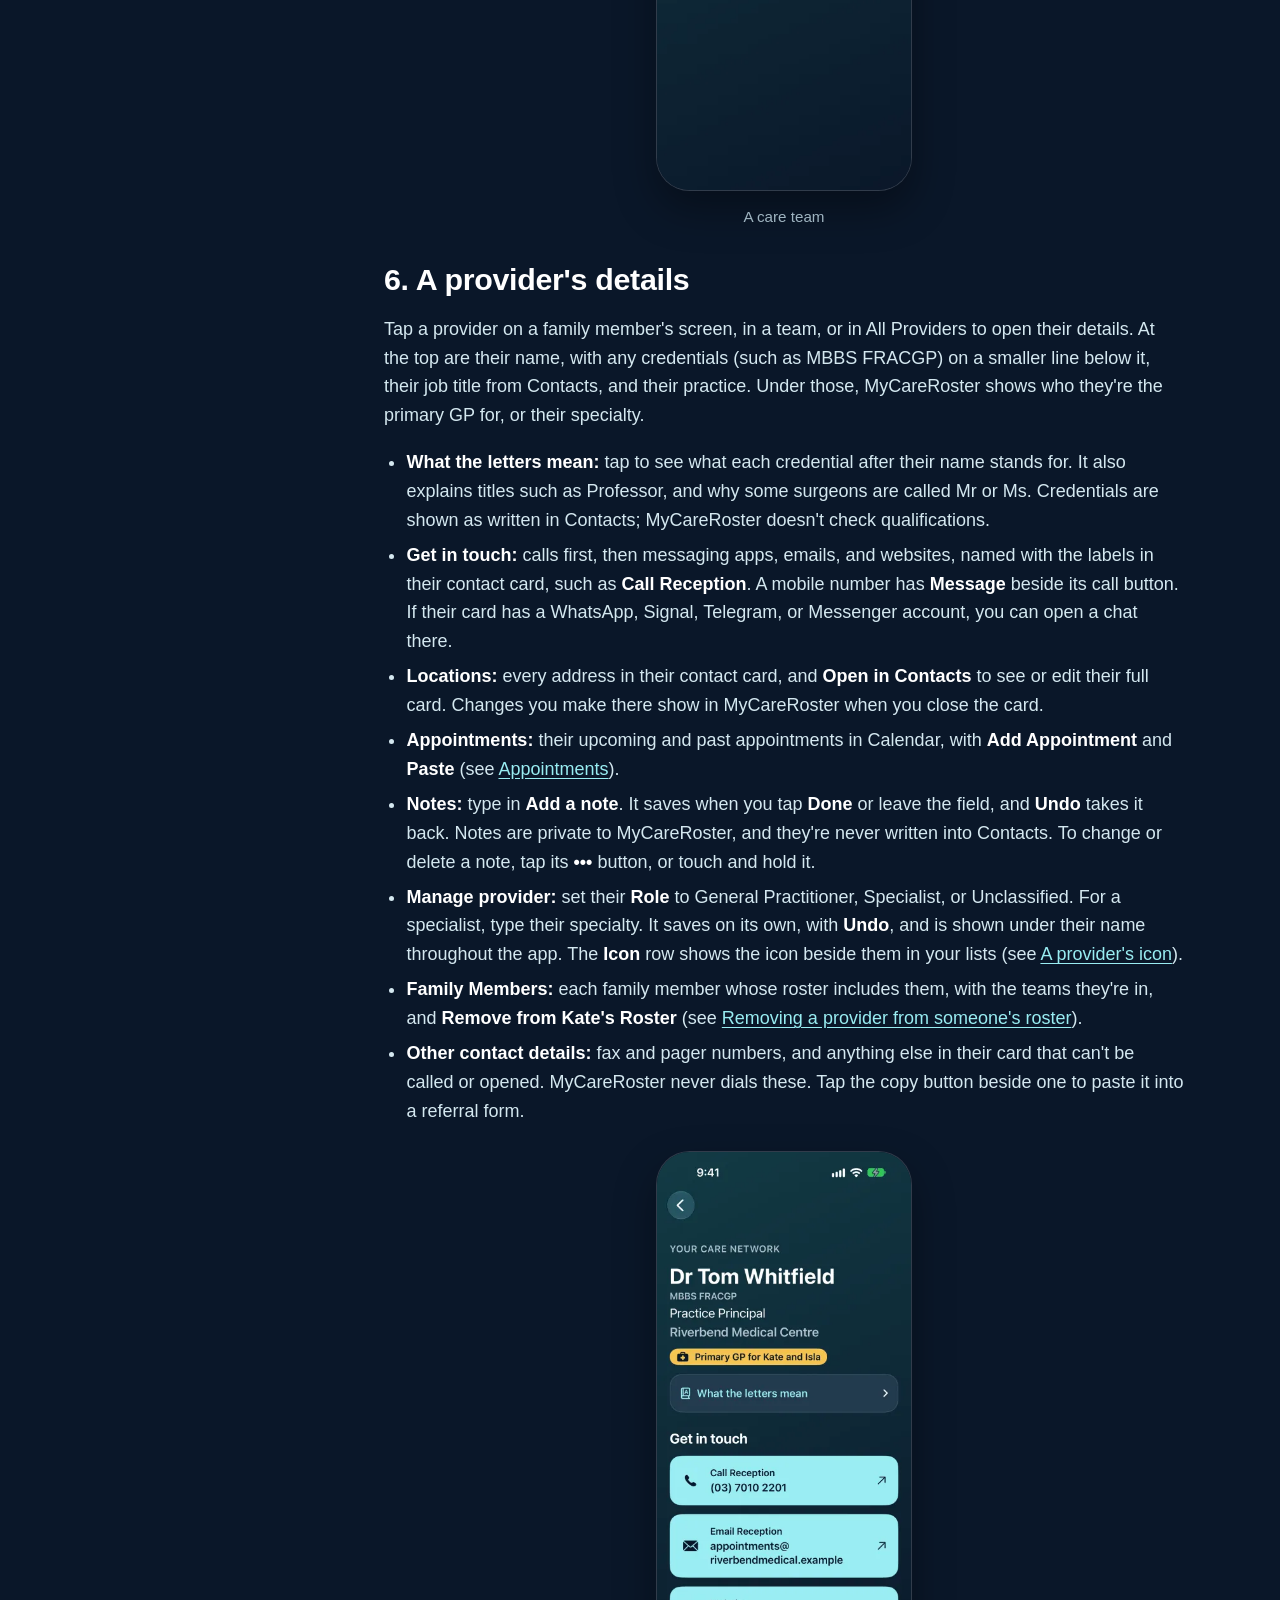
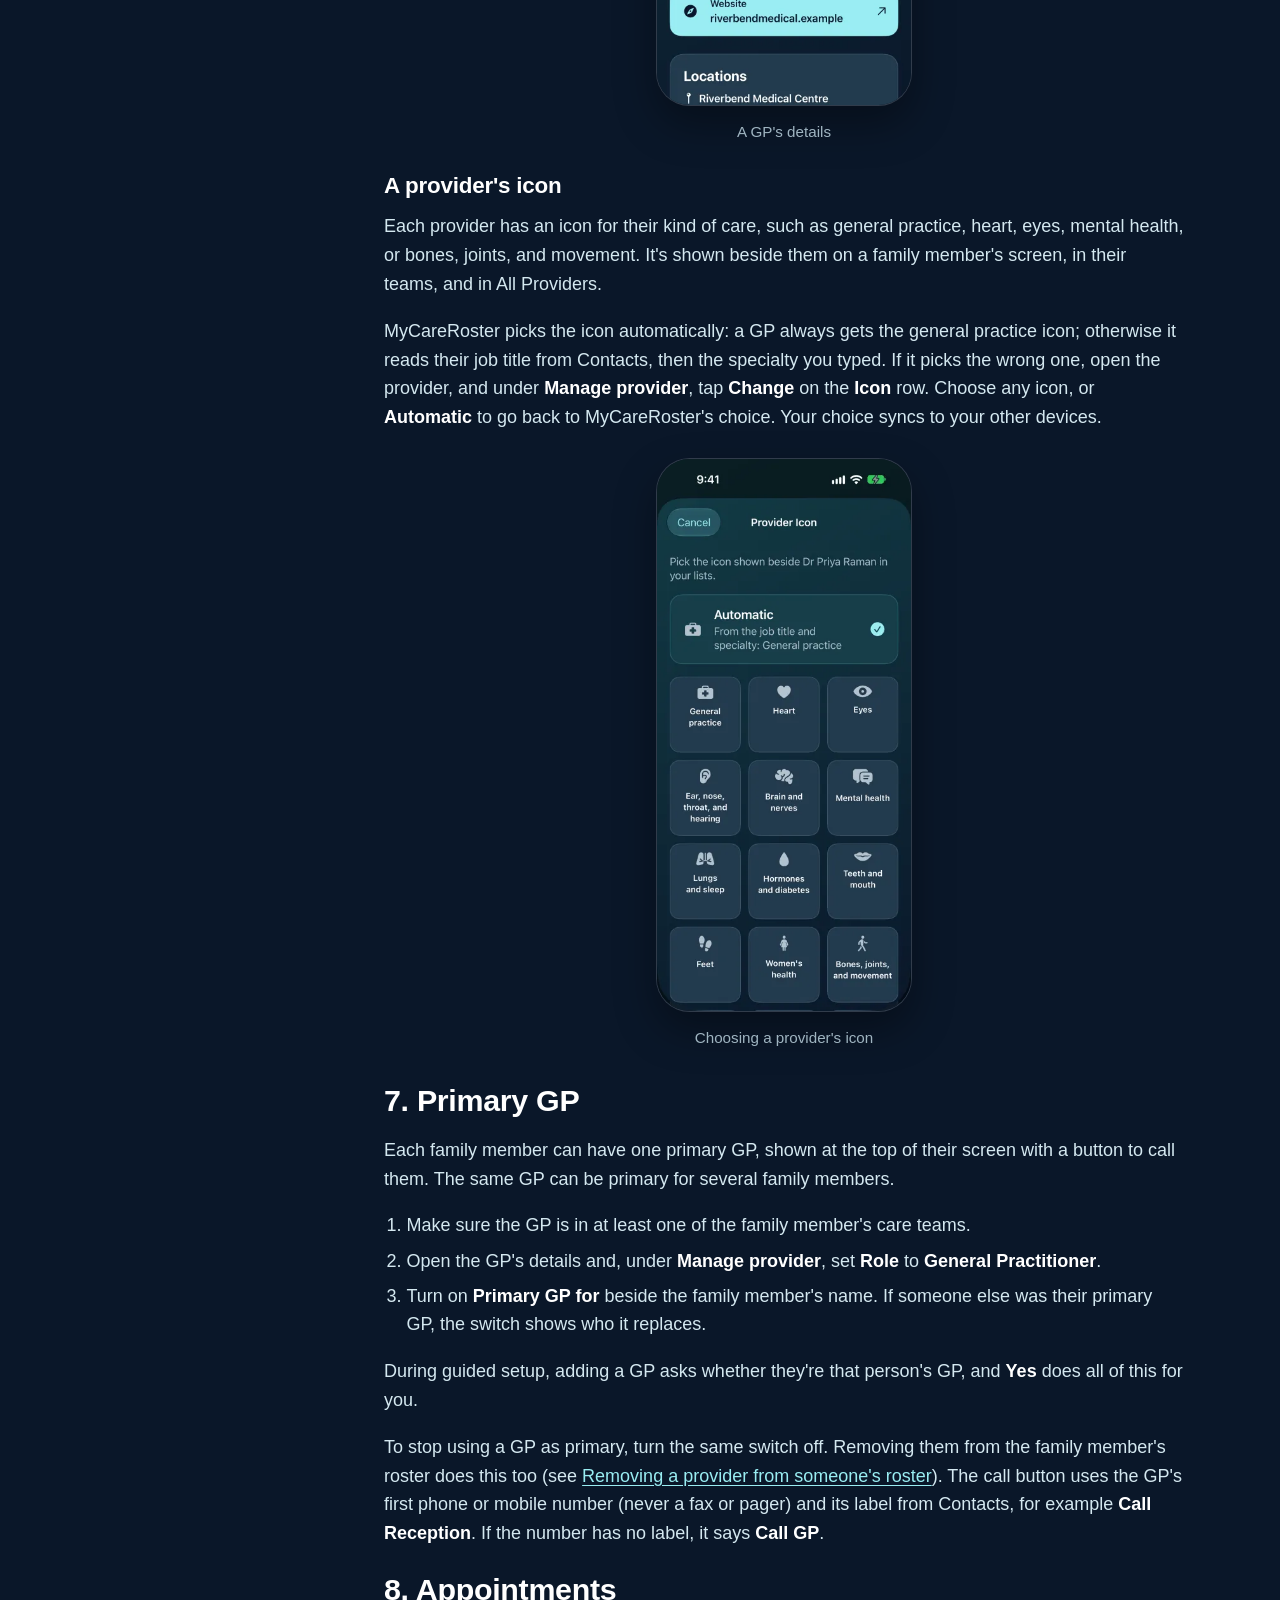
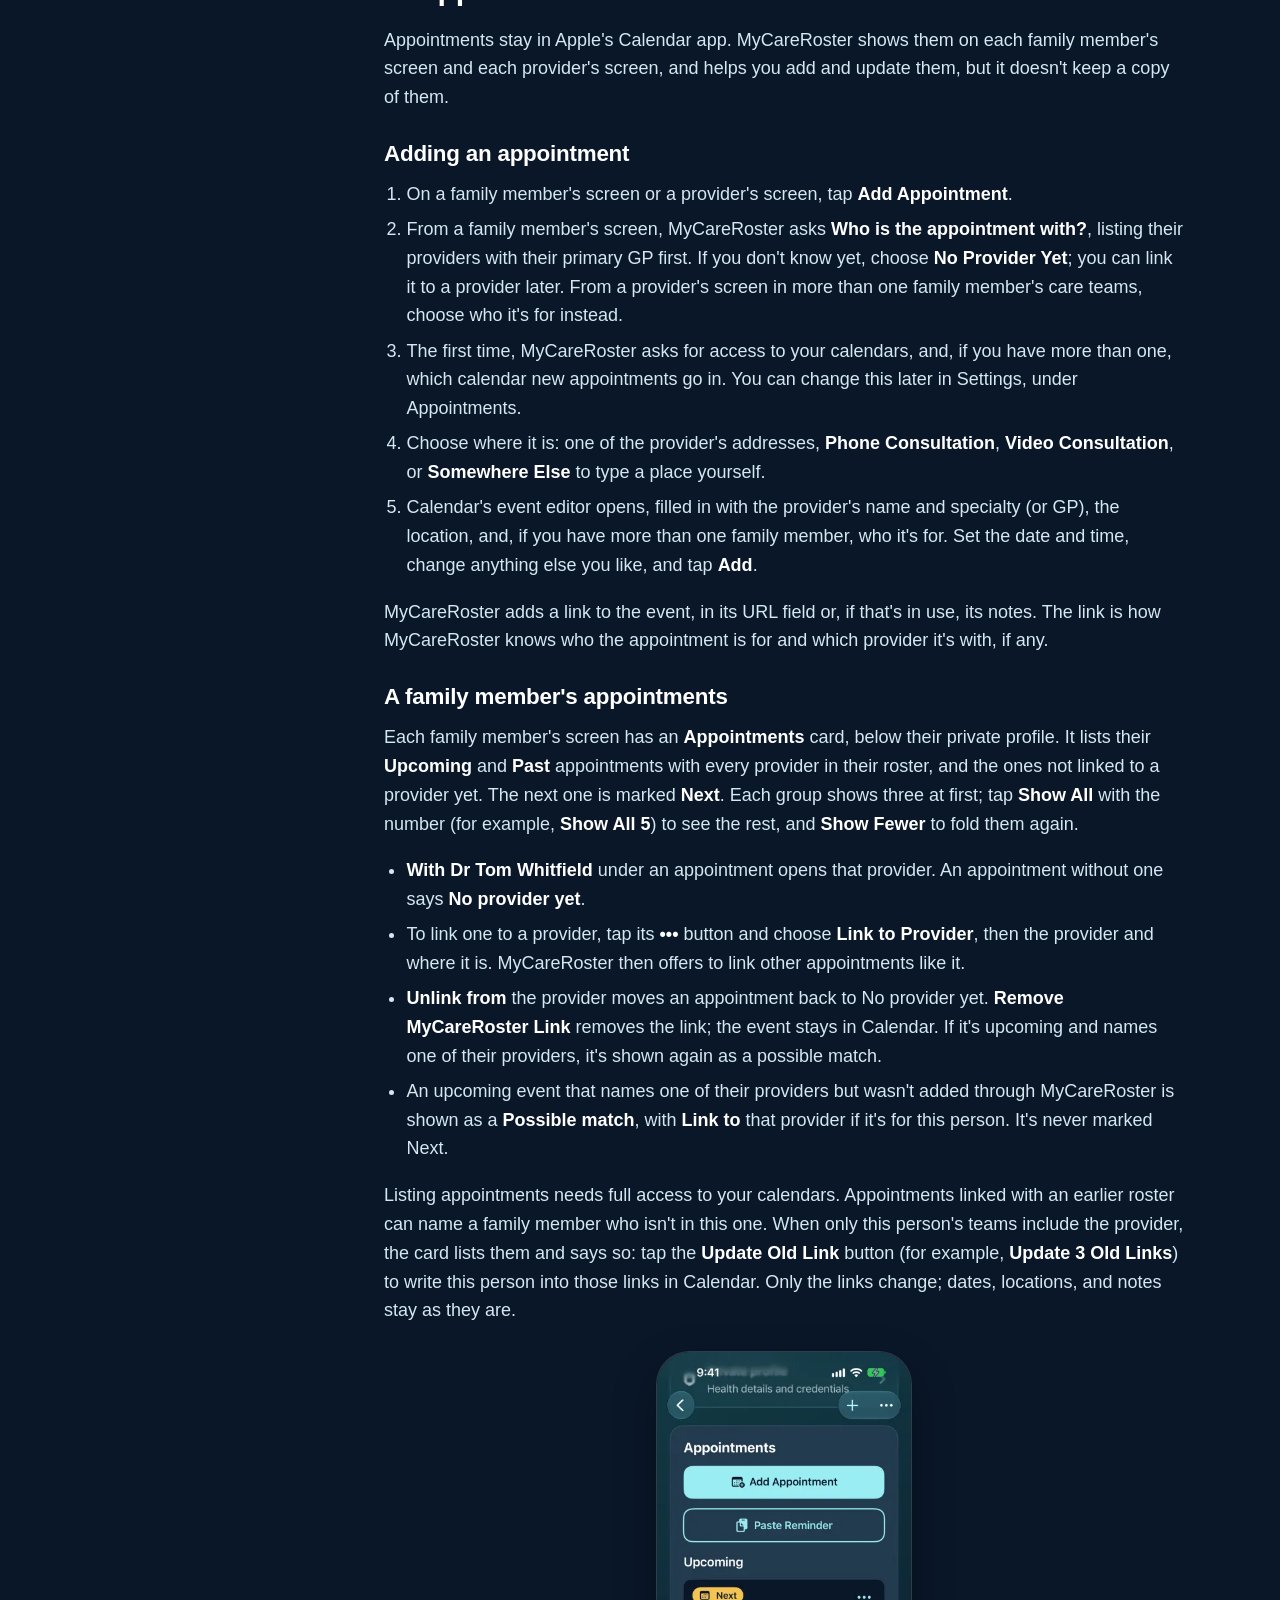
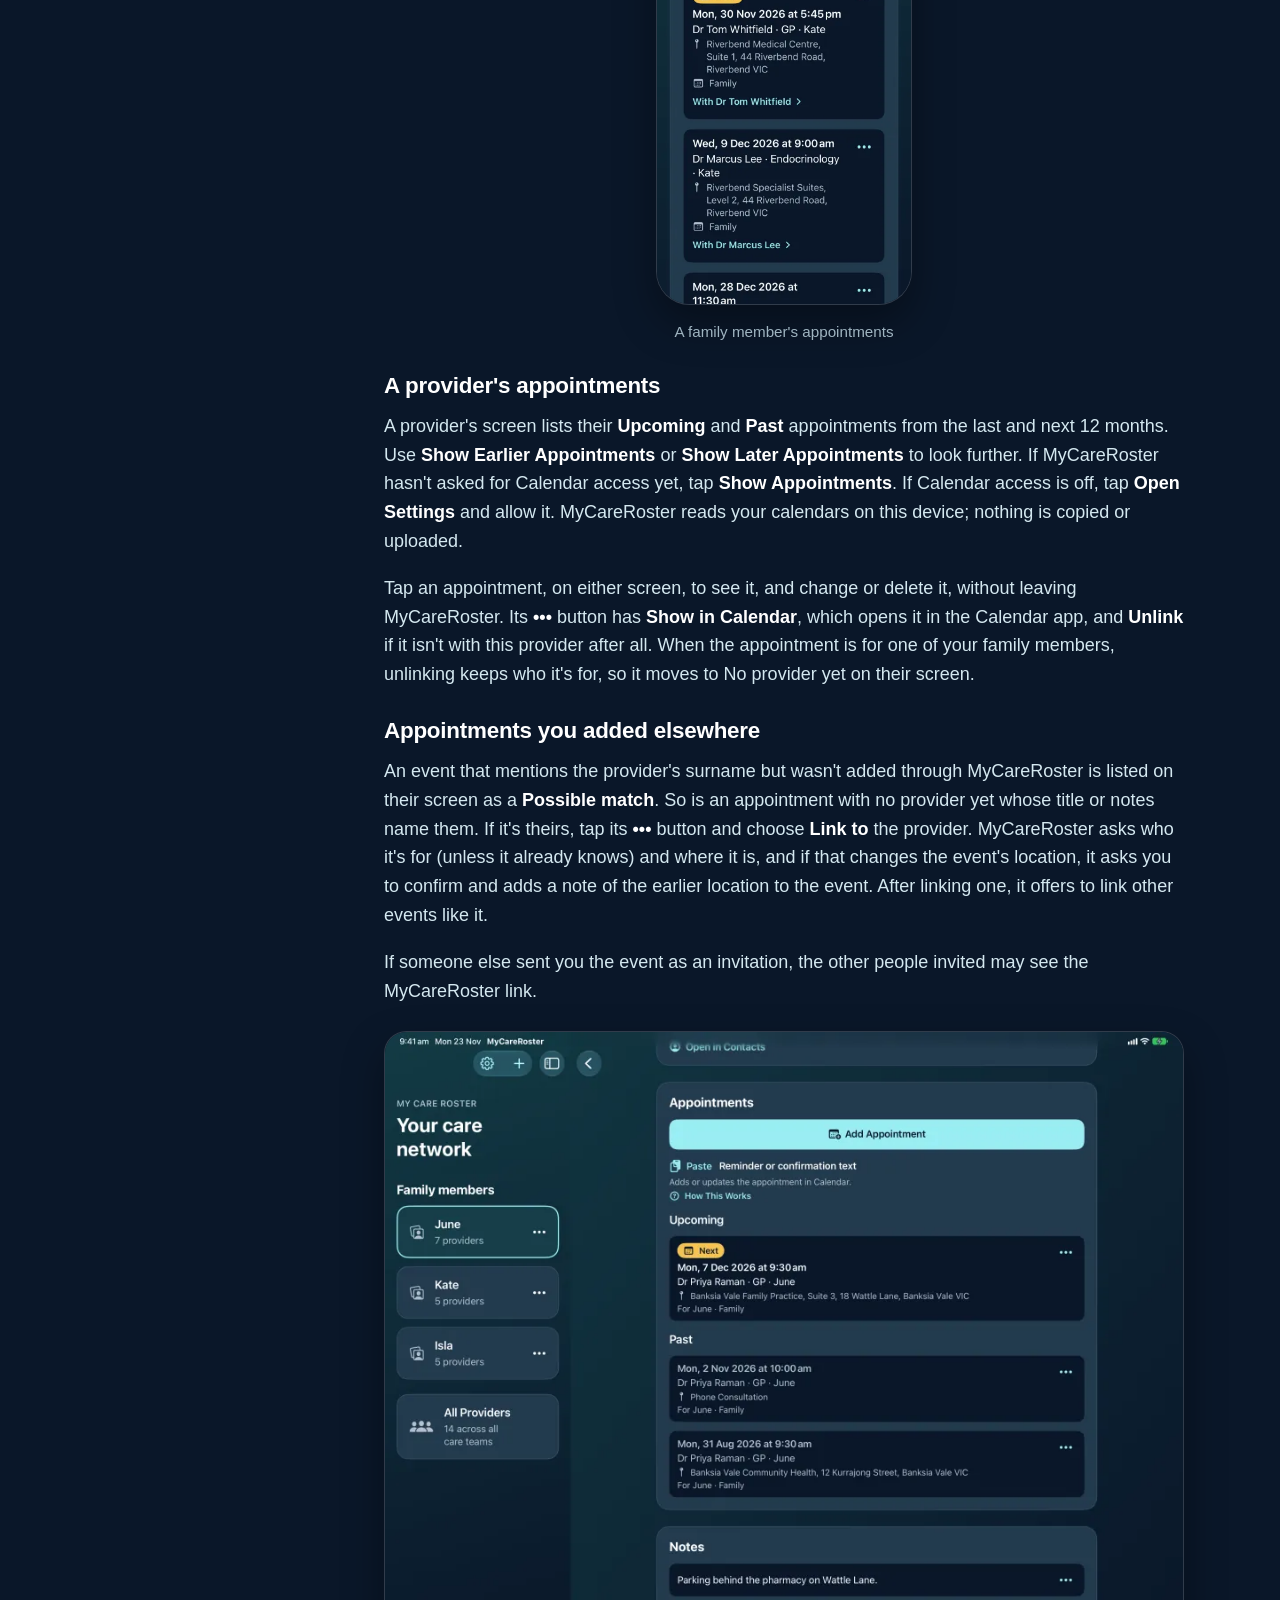
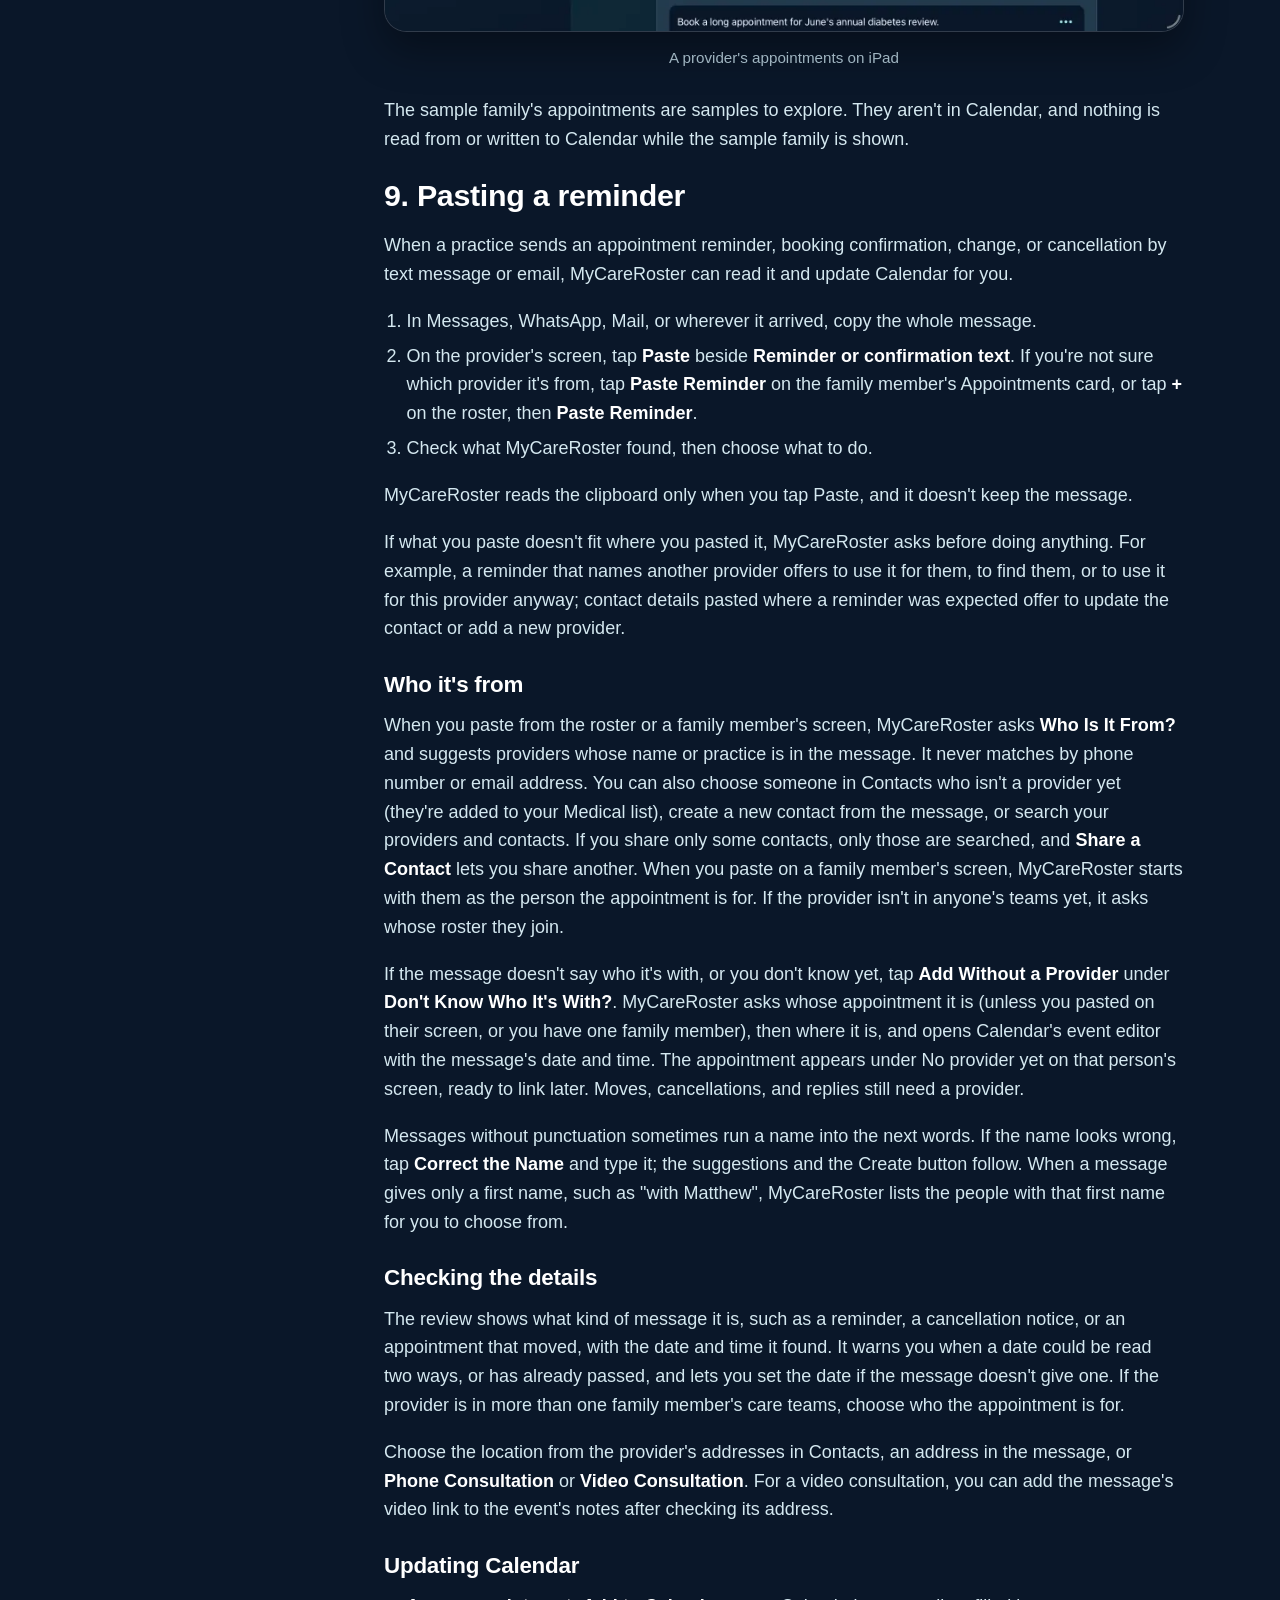
<file: guide/index.html>
<!DOCTYPE html>
<html lang="en">
<head>
  <meta charset="utf-8">
  <meta name="viewport" content="width=device-width, initial-scale=1, viewport-fit=cover">
  <title>Guide — MyCareRoster</title>
  <meta name="description" content="How to use MyCareRoster for iPhone and iPad: set up yourself or your family, add providers from Contacts, care teams, primary GPs, each person's appointments, pasted reminders, private profiles, the quick card, sharing a summary, themes, and iCloud sync.">
  <link rel="canonical" href="https://mycareroster.com/guide/">
  <meta name="theme-color" content="#0a1729">
  <meta name="color-scheme" content="dark">
  <meta name="apple-itunes-app" content="app-id=6816753619">
  <link rel="icon" href="/assets/img/icon-32.png" sizes="32x32" type="image/png">
  <link rel="apple-touch-icon" href="/apple-touch-icon.png">
  <link rel="stylesheet" href="/assets/css/site.css">
  <meta property="og:type" content="website">
  <meta property="og:site_name" content="MyCareRoster">
  <meta property="og:title" content="MyCareRoster Guide">
  <meta property="og:description" content="Step-by-step help for every part of MyCareRoster.">
  <meta property="og:url" content="https://mycareroster.com/guide/">
  <meta property="og:image" content="https://mycareroster.com/assets/img/og-card.png">
  <meta property="og:image:width" content="1200">
  <meta property="og:image:height" content="630">
  <meta name="twitter:card" content="summary_large_image">
</head>
<body>
  <a class="skip-link" href="#main">Skip to content</a>

  <header class="site-header">
    <div class="container header-inner">
      <a class="brand" href="/"><img src="/assets/img/icon-120.png" alt="" width="40" height="40">MyCareRoster</a>
      <nav class="site-nav" aria-label="Main">
        <ul>
          <li><a href="/guide/" aria-current="page">Guide</a></li>
          <li><a href="/support/">Support</a></li>
          <li><a href="/privacy/">Privacy</a></li>
        </ul>
      </nav>
    </div>
  </header>

  <main id="main">
    <div class="container">
      <div class="page-head" id="top">
        <span class="eyebrow">Guide</span>
        <h1>Using MyCareRoster</h1>
        <p class="lead">Everything you need to set up and use MyCareRoster on iPhone and iPad.</p>
        <p class="meta">For MyCareRoster 1.6.</p>
      </div>

      <div class="guide-layout">
        <nav class="toc" aria-labelledby="toc-title">
          <h2 id="toc-title">Contents</h2>
          <ol>
            <li><a href="#getting-started">Getting started</a></li>
            <li><a href="#finding-your-way">Finding your way around</a></li>
            <li><a href="#family-members">Family members</a></li>
            <li><a href="#adding-providers">Adding providers</a></li>
            <li><a href="#care-teams">Care teams</a></li>
            <li><a href="#provider-details">A provider's details</a></li>
            <li><a href="#primary-gp">Primary GP</a></li>
            <li><a href="#appointments">Appointments</a></li>
            <li><a href="#paste-reminder">Pasting a reminder</a></li>
            <li><a href="#paste-details">Pasting provider details</a></li>
            <li><a href="#staying-up-to-date">Keeping details up to date</a></li>
            <li><a href="#private-profiles">Private profiles</a></li>
            <li><a href="#summary">Sharing a summary</a></li>
            <li><a href="#icloud">iCloud and your other devices</a></li>
            <li><a href="#unlimited">Free version and Unlimited</a></li>
            <li><a href="#settings">Settings</a></li>
            <li><a href="#deleting">Deleting your information</a></li>
          </ol>
        </nav>

        <div class="doc">

          <section id="getting-started" aria-labelledby="h-getting-started">
            <h2 id="h-getting-started">1. Getting started</h2>

            <h3>The welcome screen</h3>
            <p>The first time you open MyCareRoster, it says who it's for and offers three ways in:</p>
            <ul>
              <li><span class="ui">Set Up for Myself</span>, if the care you're organizing is your own.</li>
              <li><span class="ui">Set Up for My Family</span>, for someone you look after, such as a parent or a child.</li>
              <li><span class="ui">Look Around a Sample Family</span>, to see how everything works first.</li>
            </ul>
            <p>You can show the welcome screen again from Settings, under <span class="ui">Getting Started</span>.</p>
            <div class="tip">
              <p>Already using MyCareRoster on another device? If your roster is waiting in iCloud, the welcome screen says <span class="ui">Your roster is in iCloud</span>. Tap <span class="ui">Show My Roster</span>.</p>
            </div>

            <h3>Guided setup</h3>
            <p>Setting up takes three short steps, and you can skip any of them:</p>
            <ol>
              <li><strong>A name.</strong> Your own name, or the name of the person you look after. <span class="ui">It's Me</span> and <span class="ui">I Look After Someone Else</span> switch between the two.</li>
              <li><strong>Their GP or another provider.</strong> <span class="ui">Add a Provider</span> lets you choose one from Contacts or create one (see <a href="#adding-providers">Adding providers</a>), or tap <span class="ui">Skip for Now</span>. If you add a GP, MyCareRoster asks whether they're that person's GP, and <span class="ui">Yes</span> (for example, <span class="ui">Yes, Kate's GP</span>) makes them the primary GP.</li>
              <li><strong>Details for forms.</strong> <span class="ui">Fill In Details</span> opens the private profile (see <a href="#private-profiles">Private profiles</a>), or tap <span class="ui">Not Now</span>.</li>
            </ol>
            <p>Setup ends on that person's screen (or their private profile, if you chose Fill In Details), with a <strong>Getting started</strong> checklist of what's left to try: adding a provider, adding an appointment or pasting a reminder, and filling in their details. Tap a line to do it, or close the checklist when you're done. <span class="ui">Finish Later</span> stops setup at any step after the first.</p>
            <p>MyCareRoster marks you as the person using the app, so it says "your GP" rather than your name. To change who that is, open a family member's <span class="ui">•••</span> menu and choose <span class="ui">This Is Me</span> or <span class="ui">This Isn't Me</span>.</p>

            <h3>The sample family</h3>
            <p>June, Kate, and Isla are fictional, and show how everything works before you add anyone of your own. Explore as much as you like. Nothing about them is saved or synced, their details can't be changed, and their phone numbers, email addresses, and websites don't call, email, or open anything. Their appointments are samples too, and aren't in Calendar. Their private profiles still ask for Face ID, Touch ID, or your passcode, so you can see how that works too.</p>
            <p>When you're ready, tap <span class="ui">Turn Off Sample Data</span> on the Sample Family card at the top of the roster. You can bring the sample back at any time from Settings, with <span class="ui">Explore Sample Family</span>. Your own roster isn't changed, and it returns when you turn the sample off again.</p>

            <h3>Contacts</h3>
            <p>Your providers' names, phone numbers, and email addresses come from the Contacts app, so there's one place to keep them current. MyCareRoster asks for Contacts access only when you first add a provider. Your family, teams, notes, and private profiles work without it.</p>
            <p>On iOS 18 and later you can share all your contacts with MyCareRoster, or only some. Sharing only your providers works fully, and you can share more later from inside the app (see <a href="#adding-providers">Adding providers</a>).</p>
            <p>Each provider you add also goes into a contacts list named <strong>Medical</strong>, which MyCareRoster creates if you don't have one, so your providers stay together in Contacts. If you have more than one list named Medical, MyCareRoster shows them as one.</p>
            <p>If you turned Contacts access off, the roster says <span class="ui">Contacts access is off</span>. Tap <span class="ui">Open Settings</span> and allow access for MyCareRoster.</p>
          </section>

          <section id="finding-your-way" aria-labelledby="h-finding-your-way">
            <h2 id="h-finding-your-way">2. Finding your way around</h2>
            <p>The roster, titled <strong>Your care network</strong>, is home. It lists your family members, each with how many providers they have, and, once you've added providers, <span class="ui">All Providers</span>.</p>
            <p>At the top of the roster are <span class="ui">Settings</span> and a <span class="ui">+</span> (Add) menu with:</p>
            <ul>
              <li><span class="ui">Add Family Member</span></li>
              <li><span class="ui">Paste Reminder</span>, for an appointment reminder when you're not sure which provider it's from (see <a href="#paste-reminder">Pasting a reminder</a>)</li>
              <li><span class="ui">Refresh</span>, which reads Contacts again. You can also pull down on the roster.</li>
            </ul>
            <p>Each family member, care team, and team member has a <span class="ui">•••</span> button with the things you can do to it. You can also touch and hold the row.</p>
            <figure class="shot phone small">
              <img src="/assets/img/iphone-roster-400.webp"
                   srcset="/assets/img/iphone-roster-400.webp 400w, /assets/img/iphone-roster-800.webp 800w"
                   sizes="16rem" width="400" height="870" loading="lazy"
                   alt="The roster, titled Your care network, with the Settings and + buttons at the top, three family members with how many providers each has, and All Providers, 14 across all care teams.">
              <figcaption>The roster on iPhone</figcaption>
            </figure>
            <h3>All Providers</h3>
            <p>All Providers lists everyone in your family members' care teams once each, sorted by surname, with their specialty and an icon for their kind of care (see <a href="#provider-icon">A provider's icon</a>). Search by name, specialty, or practice, and, if you have more than one family member, use <span class="ui">Showing</span> to see one person's providers or <span class="ui">Everyone</span>'s.</p>
            <p>On iPhone, tap a family member to open their screen, and tap the back button to return. On iPad, and on the larger display of iPhone Duo, the roster stays beside whatever you open. The selected family member is highlighted, and you can hide the roster with the sidebar button.</p>
            <figure class="shot tablet">
              <img src="/assets/img/ipad-team-thyroid-900.webp"
                   srcset="/assets/img/ipad-team-thyroid-900.webp 900w, /assets/img/ipad-team-thyroid-1600.webp 1600w"
                   sizes="(min-width: 52rem) 46rem, 100vw" width="900" height="675" loading="lazy"
                   alt="MyCareRoster on iPad, with the roster on the left and Kate's care team named Thyroid on the right.">
              <figcaption>On iPad, the roster stays in view</figcaption>
            </figure>

            <h3>How This Works</h3>
            <p>Help text in the app is kept short. For the full story, <span class="ui">How This Works</span> on a provider's Appointments card, and <span class="ui">How Syncing Works</span> in Settings, open <strong>How MyCareRoster works</strong>. It explains syncing between your devices, private profiles (including the quick card and Share Summary), appointments, and pasted reminders.</p>
          </section>

          <section id="family-members" aria-labelledby="h-family-members">
            <h2 id="h-family-members">3. Family members</h2>
            <p>Add everyone whose care you help with, including yourself.</p>
            <ul>
              <li><strong>Add:</strong> on the roster, tap <span class="ui">+</span>, then <span class="ui">Add Family Member</span>, and enter a name, such as Alex or Mum.</li>
              <li><strong>Rename or delete:</strong> tap the <span class="ui">•••</span> button beside a family member, or touch and hold their name, then choose <span class="ui">Rename</span> or <span class="ui">Delete</span>. The same options are in the <span class="ui">•••</span> menu on their own screen, with <span class="ui">This Is Me</span>.</li>
            </ul>
            <p>To set up another person step by step, choose <span class="ui">Show Welcome Screen</span> in Settings, then <span class="ui">Set Up for My Family</span>.</p>
            <p>Deleting a family member removes their teams from MyCareRoster. Providers and their Contacts cards are not deleted.</p>
            <p>A family member's screen shows, from the top:</p>
            <ul>
              <li>their <strong>primary GP</strong>, with their credentials, their practice, and a button to call them (see <a href="#primary-gp">Primary GP</a>)</li>
              <li>their <strong>quick card</strong>, only if you've turned it on for them on this device (see <a href="#quick-card">The quick card</a>)</li>
              <li>their <strong>private profile</strong> (see <a href="#private-profiles">Private profiles</a>)</li>
              <li>their <strong>appointments</strong>, with <span class="ui">Add Appointment</span> and <span class="ui">Paste Reminder</span> (see <a href="#person-appointments">A family member's appointments</a>)</li>
              <li>their <strong>providers</strong>: everyone in their care teams, once each, with their specialty and an icon for their kind of care. Tap one to open their details.</li>
              <li>their <strong>teams</strong>, optional groups such as Heart or Physio, with the number of team members in each</li>
            </ul>
            <p>At the top of their screen are a <span class="ui">+</span> menu (<span class="ui">Add Provider</span> and <span class="ui">New Team</span>) and a <span class="ui">•••</span> menu (<span class="ui">Share Summary</span>, <span class="ui">This Is Me</span>, <span class="ui">Rename Family Member</span>, and <span class="ui">Delete Family Member</span>).</p>
            <figure class="shot phone small">
              <img src="/assets/img/iphone-family-isla-400.webp"
                   srcset="/assets/img/iphone-family-isla-400.webp 400w, /assets/img/iphone-family-isla-800.webp 800w"
                   sizes="16rem" width="400" height="870" loading="lazy"
                   alt="Isla's screen: her primary GP, Dr Tom Whitfield, with a Call Reception button, her private profile, and the start of her Appointments card, with Add Appointment and Paste Reminder buttons.">
              <figcaption>A family member's screen</figcaption>
            </figure>

            <h3 id="remove-from-roster">Removing a provider from someone's roster</h3>
            <p>To take a provider off one person's screen, tap the <span class="ui">•••</span> button beside them in that person's Providers list (or on the primary GP card), or touch and hold them, and choose <span class="ui">Remove from Kate's Roster</span> (or <span class="ui">Remove from Your Roster</span> for yourself). You can do the same from the provider's own screen, in its <strong>Family Members</strong> card.</p>
            <p>MyCareRoster shows which of that person's teams the provider leaves, and asks you to confirm. Their notes, role, and specialty are kept, as are other family members' teams. The provider and their contact aren't deleted, and their appointments stay in Calendar. If they were that person's primary GP, that person has no primary GP until you choose another.</p>
          </section>

          <section id="adding-providers" aria-labelledby="h-adding-providers">
            <h2 id="h-adding-providers">4. Adding providers</h2>
            <p>Providers are contacts you choose: GPs, specialists, clinics, therapists, pharmacies, or anyone else involved in care. Add them from a family member's screen or from one of their care teams.</p>
            <ol>
              <li>Open the family member, tap <span class="ui">+</span>, then <span class="ui">Add Provider</span>. Or open one of their teams and tap <span class="ui">Add Team Member</span>.</li>
              <li>The first time, MyCareRoster explains what it reads from Contacts, under <strong>Your providers live in Contacts</strong>. Tap <span class="ui">Continue</span>, then choose how much to share when iOS asks.</li>
              <li>Tap a provider. <strong>Your Medical List</strong> comes first, then <strong>Your Other Providers</strong> (or, if you share only some contacts, <strong>Shared with MyCareRoster</strong>). Type a name or practice in the search field to find anyone else in Contacts.</li>
            </ol>
            <p>From a team, the provider joins that team. From the family member's screen, they go into a team named <strong>Providers</strong>, which MyCareRoster creates if needed. To put them in another team later, use the <span class="ui">•••</span> button beside them (see <a href="#care-teams">Care teams</a>).</p>

            <h3>Someone who isn't in Contacts yet</h3>
            <p>Under <strong>More Ways to Add</strong>:</p>
            <ul>
              <li><span class="ui">Share a Contact</span>, if you share only some contacts (see <a href="#share-some">If you share only some contacts</a>).</li>
              <li><span class="ui">Choose in Contacts</span> opens Apple's contact picker.</li>
              <li><span class="ui">Create Provider Contact</span> makes a new contact in Apple's contact editor.</li>
              <li><span class="ui">Paste Provider Details</span> starts a new contact from details you've copied, such as a practice webpage or an email signature (see <a href="#paste-details">Pasting provider details</a>).</li>
            </ul>
            <p>Every provider you add also joins your Medical list in Contacts, and this family member's roster or the team you started from.</p>
            <div class="tip">
              <p>Contacts lists belong to one account, such as iCloud or Gmail. A contact stored in a different account from your Medical list can't join it, and MyCareRoster won't copy or duplicate it. It's still added as a provider; only the list step is skipped.</p>
            </div>

            <h3 id="share-some">If you share only some contacts</h3>
            <p>MyCareRoster sees only the contacts you've shared, and searches only those. To share another, tap <span class="ui">Share a Contact</span> (first under More Ways to Add), type their name, and tap <span class="ui">Share</span> beside them. Typing in the search field also offers contacts you haven't shared yet, under <strong>Not Shared Yet</strong>. They're added as a provider straight away. To share several at once, use the Settings app, under Apps &gt; MyCareRoster &gt; Contacts.</p>
          </section>

          <section id="care-teams" aria-labelledby="h-care-teams">
            <h2 id="h-care-teams">5. Care teams</h2>
            <p>Care teams group the providers involved in one part of someone's care, such as Cardiology, Physio, or Rehabilitation. Each family member has their own teams, and the same provider can belong to as many teams as you like. The top of a team's screen shows whose team it is, such as <strong>Kate's care team</strong>.</p>
            <ul>
              <li><strong>Create a team:</strong> on the family member's screen, tap <span class="ui">+</span>, then <span class="ui">New Team</span>, and enter a name.</li>
              <li><strong>Add team members:</strong> open the team and tap <span class="ui">Add Team Member</span> (see <a href="#adding-providers">Adding providers</a>).</li>
              <li><strong>Move, copy, or remove a team member:</strong> tap the <span class="ui">•••</span> button beside them, or touch and hold their name. <span class="ui">Move to</span> and <span class="ui">Copy to</span> list this family member's other teams, then other family members' teams. <span class="ui">Remove from Team</span> takes them out of this team only; their notes, role, specialty, and other teams are kept. To take them out of all of this person's teams at once, see <a href="#remove-from-roster">Removing a provider from someone's roster</a>.</li>
              <li><strong>Rename or delete a team:</strong> tap the <span class="ui">•••</span> button beside the team, or touch and hold it. On the team's own screen, use its <span class="ui">•••</span> menu.</li>
            </ul>
            <p>Deleting a team removes it from MyCareRoster. Providers and their Contacts cards are not deleted.</p>
            <figure class="shot phone small">
              <img src="/assets/img/iphone-team-thyroid-400.webp"
                   srcset="/assets/img/iphone-team-thyroid-400.webp 400w, /assets/img/iphone-team-thyroid-800.webp 800w"
                   sizes="16rem" width="400" height="870" loading="lazy"
                   alt="Kate's care team named Thyroid, with Dr Marcus Lee, endocrinology, and Dr Tom Whitfield, each with a ••• button, and the Add Team Member and ••• buttons at the top.">
              <figcaption>A care team</figcaption>
            </figure>
          </section>

          <section id="provider-details" aria-labelledby="h-provider-details">
            <h2 id="h-provider-details">6. A provider's details</h2>
            <p>Tap a provider on a family member's screen, in a team, or in All Providers to open their details. At the top are their name, with any credentials (such as MBBS FRACGP) on a smaller line below it, their job title from Contacts, and their practice. Under those, MyCareRoster shows who they're the primary GP for, or their specialty.</p>
            <ul>
              <li><strong>What the letters mean:</strong> tap to see what each credential after their name stands for. It also explains titles such as Professor, and why some surgeons are called Mr or Ms. Credentials are shown as written in Contacts; MyCareRoster doesn't check qualifications.</li>
              <li><strong>Get in touch:</strong> calls first, then messaging apps, emails, and websites, named with the labels in their contact card, such as <span class="ui">Call Reception</span>. A mobile number has <span class="ui">Message</span> beside its call button. If their card has a WhatsApp, Signal, Telegram, or Messenger account, you can open a chat there.</li>
              <li><strong>Locations:</strong> every address in their contact card, and <span class="ui">Open in Contacts</span> to see or edit their full card. Changes you make there show in MyCareRoster when you close the card.</li>
              <li><strong>Appointments:</strong> their upcoming and past appointments in Calendar, with <span class="ui">Add Appointment</span> and <span class="ui">Paste</span> (see <a href="#appointments">Appointments</a>).</li>
              <li><strong>Notes:</strong> type in <span class="ui">Add a note</span>. It saves when you tap <span class="ui">Done</span> or leave the field, and <span class="ui">Undo</span> takes it back. Notes are private to MyCareRoster, and they're never written into Contacts. To change or delete a note, tap its <span class="ui">•••</span> button, or touch and hold it.</li>
              <li><strong>Manage provider:</strong> set their <span class="ui">Role</span> to General Practitioner, Specialist, or Unclassified. For a specialist, type their specialty. It saves on its own, with <span class="ui">Undo</span>, and is shown under their name throughout the app. The <span class="ui">Icon</span> row shows the icon beside them in your lists (see <a href="#provider-icon">A provider's icon</a>).</li>
              <li><strong>Family Members:</strong> each family member whose roster includes them, with the teams they're in, and <span class="ui">Remove from Kate's Roster</span> (see <a href="#remove-from-roster">Removing a provider from someone's roster</a>).</li>
              <li><strong>Other contact details:</strong> fax and pager numbers, and anything else in their card that can't be called or opened. MyCareRoster never dials these. Tap the copy button beside one to paste it into a referral form.</li>
            </ul>
            <figure class="shot phone small">
              <img src="/assets/img/iphone-gp-whitfield-400.webp"
                   srcset="/assets/img/iphone-gp-whitfield-400.webp 400w, /assets/img/iphone-gp-whitfield-800.webp 800w"
                   sizes="16rem" width="400" height="870" loading="lazy"
                   alt="Dr Tom Whitfield's details: MBBS FRACGP under his name, Practice Principal, Riverbend Medical Centre, Primary GP for Kate and Isla, What the letters mean, and Call Reception, Email Reception, and Website buttons.">
              <figcaption>A GP's details</figcaption>
            </figure>

            <h3 id="provider-icon">A provider's icon</h3>
            <p>Each provider has an icon for their kind of care, such as general practice, heart, eyes, mental health, or bones, joints, and movement. It's shown beside them on a family member's screen, in their teams, and in All Providers.</p>
            <p>MyCareRoster picks the icon automatically: a GP always gets the general practice icon; otherwise it reads their job title from Contacts, then the specialty you typed. If it picks the wrong one, open the provider, and under <strong>Manage provider</strong>, tap <span class="ui">Change</span> on the <span class="ui">Icon</span> row. Choose any icon, or <span class="ui">Automatic</span> to go back to MyCareRoster's choice. Your choice syncs to your other devices.</p>
            <figure class="shot phone small">
              <img src="/assets/img/iphone-icon-400.webp"
                   srcset="/assets/img/iphone-icon-400.webp 400w, /assets/img/iphone-icon-800.webp 800w"
                   sizes="16rem" width="400" height="870" loading="lazy"
                   alt="The Provider Icon screen for Dr Priya Raman: Automatic, from the job title and specialty, General practice, is chosen, above a grid of icons including General practice, Heart, Eyes, Ear, nose, throat, and hearing, Brain and nerves, Mental health, Lungs and sleep, Hormones and diabetes, and Teeth and mouth.">
              <figcaption>Choosing a provider's icon</figcaption>
            </figure>
          </section>

          <section id="primary-gp" aria-labelledby="h-primary-gp">
            <h2 id="h-primary-gp">7. Primary GP</h2>
            <p>Each family member can have one primary GP, shown at the top of their screen with a button to call them. The same GP can be primary for several family members.</p>
            <ol>
              <li>Make sure the GP is in at least one of the family member's care teams.</li>
              <li>Open the GP's details and, under <strong>Manage provider</strong>, set <span class="ui">Role</span> to <span class="ui">General Practitioner</span>.</li>
              <li>Turn on <span class="ui">Primary GP for</span> beside the family member's name. If someone else was their primary GP, the switch shows who it replaces.</li>
            </ol>
            <p>During guided setup, adding a GP asks whether they're that person's GP, and <span class="ui">Yes</span> does all of this for you.</p>
            <p>To stop using a GP as primary, turn the same switch off. Removing them from the family member's roster does this too (see <a href="#remove-from-roster">Removing a provider from someone's roster</a>). The call button uses the GP's first phone or mobile number (never a fax or pager) and its label from Contacts, for example <span class="ui">Call Reception</span>. If the number has no label, it says <span class="ui">Call GP</span>.</p>
          </section>

          <section id="appointments" aria-labelledby="h-appointments">
            <h2 id="h-appointments">8. Appointments</h2>
            <p>Appointments stay in Apple's Calendar app. MyCareRoster shows them on each family member's screen and each provider's screen, and helps you add and update them, but it doesn't keep a copy of them.</p>

            <h3>Adding an appointment</h3>
            <ol>
              <li>On a family member's screen or a provider's screen, tap <span class="ui">Add Appointment</span>.</li>
              <li>From a family member's screen, MyCareRoster asks <strong>Who is the appointment with?</strong>, listing their providers with their primary GP first. If you don't know yet, choose <span class="ui">No Provider Yet</span>; you can link it to a provider later. From a provider's screen in more than one family member's care teams, choose who it's for instead.</li>
              <li>The first time, MyCareRoster asks for access to your calendars, and, if you have more than one, which calendar new appointments go in. You can change this later in Settings, under Appointments.</li>
              <li>Choose where it is: one of the provider's addresses, <span class="ui">Phone Consultation</span>, <span class="ui">Video Consultation</span>, or <span class="ui">Somewhere Else</span> to type a place yourself.</li>
              <li>Calendar's event editor opens, filled in with the provider's name and specialty (or GP), the location, and, if you have more than one family member, who it's for. Set the date and time, change anything else you like, and tap <span class="ui">Add</span>.</li>
            </ol>
            <p>MyCareRoster adds a link to the event, in its URL field or, if that's in use, its notes. The link is how MyCareRoster knows who the appointment is for and which provider it's with, if any.</p>

            <h3 id="person-appointments">A family member's appointments</h3>
            <p>Each family member's screen has an <strong>Appointments</strong> card, below their private profile. It lists their <strong>Upcoming</strong> and <strong>Past</strong> appointments with every provider in their roster, and the ones not linked to a provider yet. The next one is marked <strong>Next</strong>. Each group shows three at first; tap <span class="ui">Show All</span> with the number (for example, <span class="ui">Show All 5</span>) to see the rest, and <span class="ui">Show Fewer</span> to fold them again.</p>
            <ul>
              <li><span class="ui">With Dr Tom Whitfield</span> under an appointment opens that provider. An appointment without one says <strong>No provider yet</strong>.</li>
              <li>To link one to a provider, tap its <span class="ui">•••</span> button and choose <span class="ui">Link to Provider</span>, then the provider and where it is. MyCareRoster then offers to link other appointments like it.</li>
              <li><span class="ui">Unlink from</span> the provider moves an appointment back to No provider yet. <span class="ui">Remove MyCareRoster Link</span> removes the link; the event stays in Calendar. If it's upcoming and names one of their providers, it's shown again as a possible match.</li>
              <li>An upcoming event that names one of their providers but wasn't added through MyCareRoster is shown as a <strong>Possible match</strong>, with <span class="ui">Link to</span> that provider if it's for this person. It's never marked Next.</li>
            </ul>
            <p>Listing appointments needs full access to your calendars. Appointments linked with an earlier roster can name a family member who isn't in this one. When only this person's teams include the provider, the card lists them and says so: tap the <span class="ui">Update Old Link</span> button (for example, <span class="ui">Update 3 Old Links</span>) to write this person into those links in Calendar. Only the links change; dates, locations, and notes stay as they are.</p>
            <figure class="shot phone small">
              <img src="/assets/img/iphone-member-appointments-400.webp"
                   srcset="/assets/img/iphone-member-appointments-400.webp 400w, /assets/img/iphone-member-appointments-800.webp 800w"
                   sizes="16rem" width="400" height="870" loading="lazy"
                   alt="Kate's Appointments card: Add Appointment and Paste Reminder buttons, then Upcoming, with her next appointment, marked Next, with Dr Tom Whitfield, her GP, at Riverbend Medical Centre, and one with Dr Marcus Lee, endocrinology, each with a With link to the provider.">
              <figcaption>A family member's appointments</figcaption>
            </figure>

            <h3>A provider's appointments</h3>
            <p>A provider's screen lists their <strong>Upcoming</strong> and <strong>Past</strong> appointments from the last and next 12 months. Use <span class="ui">Show Earlier Appointments</span> or <span class="ui">Show Later Appointments</span> to look further. If MyCareRoster hasn't asked for Calendar access yet, tap <span class="ui">Show Appointments</span>. If Calendar access is off, tap <span class="ui">Open Settings</span> and allow it. MyCareRoster reads your calendars on this device; nothing is copied or uploaded.</p>
            <p>Tap an appointment, on either screen, to see it, and change or delete it, without leaving MyCareRoster. Its <span class="ui">•••</span> button has <span class="ui">Show in Calendar</span>, which opens it in the Calendar app, and <span class="ui">Unlink</span> if it isn't with this provider after all. When the appointment is for one of your family members, unlinking keeps who it's for, so it moves to No provider yet on their screen.</p>

            <h3>Appointments you added elsewhere</h3>
            <p>An event that mentions the provider's surname but wasn't added through MyCareRoster is listed on their screen as a <strong>Possible match</strong>. So is an appointment with no provider yet whose title or notes name them. If it's theirs, tap its <span class="ui">•••</span> button and choose <span class="ui">Link to</span> the provider. MyCareRoster asks who it's for (unless it already knows) and where it is, and if that changes the event's location, it asks you to confirm and adds a note of the earlier location to the event. After linking one, it offers to link other events like it.</p>
            <p>If someone else sent you the event as an invitation, the other people invited may see the MyCareRoster link.</p>
            <figure class="shot tablet">
              <img src="/assets/img/ipad-appointments-900.webp"
                   srcset="/assets/img/ipad-appointments-900.webp 900w, /assets/img/ipad-appointments-1600.webp 1600w"
                   sizes="(min-width: 52rem) 46rem, 100vw" width="900" height="675" loading="lazy"
                   alt="A GP's Appointments on iPad: an Add Appointment button, a Paste button for reminder or confirmation text with a How This Works link, one upcoming appointment, marked Next, and two past appointments, one of them a phone consultation.">
              <figcaption>A provider's appointments on iPad</figcaption>
            </figure>
            <p>The sample family's appointments are samples to explore. They aren't in Calendar, and nothing is read from or written to Calendar while the sample family is shown.</p>
          </section>

          <section id="paste-reminder" aria-labelledby="h-paste-reminder">
            <h2 id="h-paste-reminder">9. Pasting a reminder</h2>
            <p>When a practice sends an appointment reminder, booking confirmation, change, or cancellation by text message or email, MyCareRoster can read it and update Calendar for you.</p>
            <ol>
              <li>In Messages, WhatsApp, Mail, or wherever it arrived, copy the whole message.</li>
              <li>On the provider's screen, tap <span class="ui">Paste</span> beside <strong>Reminder or confirmation text</strong>. If you're not sure which provider it's from, tap <span class="ui">Paste Reminder</span> on the family member's Appointments card, or tap <span class="ui">+</span> on the roster, then <span class="ui">Paste Reminder</span>.</li>
              <li>Check what MyCareRoster found, then choose what to do.</li>
            </ol>
            <p>MyCareRoster reads the clipboard only when you tap Paste, and it doesn't keep the message.</p>
            <p>If what you paste doesn't fit where you pasted it, MyCareRoster asks before doing anything. For example, a reminder that names another provider offers to use it for them, to find them, or to use it for this provider anyway; contact details pasted where a reminder was expected offer to update the contact or add a new provider.</p>

            <h3>Who it's from</h3>
            <p>When you paste from the roster or a family member's screen, MyCareRoster asks <strong>Who Is It From?</strong> and suggests providers whose name or practice is in the message. It never matches by phone number or email address. You can also choose someone in Contacts who isn't a provider yet (they're added to your Medical list), create a new contact from the message, or search your providers and contacts. If you share only some contacts, only those are searched, and <span class="ui">Share a Contact</span> lets you share another. When you paste on a family member's screen, MyCareRoster starts with them as the person the appointment is for. If the provider isn't in anyone's teams yet, it asks whose roster they join.</p>
            <p>If the message doesn't say who it's with, or you don't know yet, tap <span class="ui">Add Without a Provider</span> under <strong>Don't Know Who It's With?</strong>. MyCareRoster asks whose appointment it is (unless you pasted on their screen, or you have one family member), then where it is, and opens Calendar's event editor with the message's date and time. The appointment appears under No provider yet on that person's screen, ready to link later. Moves, cancellations, and replies still need a provider.</p>
            <p>Messages without punctuation sometimes run a name into the next words. If the name looks wrong, tap <span class="ui">Correct the Name</span> and type it; the suggestions and the Create button follow. When a message gives only a first name, such as "with Matthew", MyCareRoster lists the people with that first name for you to choose from.</p>

            <h3>Checking the details</h3>
            <p>The review shows what kind of message it is, such as a reminder, a cancellation notice, or an appointment that moved, with the date and time it found. It warns you when a date could be read two ways, or has already passed, and lets you set the date if the message doesn't give one. If the provider is in more than one family member's care teams, choose who the appointment is for.</p>
            <p>Choose the location from the provider's addresses in Contacts, an address in the message, or <span class="ui">Phone Consultation</span> or <span class="ui">Video Consultation</span>. For a video consultation, you can add the message's video link to the event's notes after checking its address.</p>

            <h3>Updating Calendar</h3>
            <ul>
              <li><strong>A new appointment:</strong> <span class="ui">Add to Calendar</span> opens Calendar's event editor, filled in.</li>
              <li><strong>A moved appointment:</strong> if there's already an appointment with the provider nearby, MyCareRoster suggests moving it instead, so Calendar doesn't keep both. <span class="ui">Update Appointment</span> shows the time and location now and after, for you to confirm.</li>
              <li><strong>A cancellation:</strong> <span class="ui">Delete from Calendar</span> finds the appointment and asks before deleting it.</li>
            </ul>
            <p>Nothing changes in Calendar until you confirm.</p>

            <h3>Replying, calling, and links</h3>
            <p>MyCareRoster can't send replies. If the message says, for example, to reply Y to confirm, it shows what to reply, and you reply in the app the message came in. If it asks you to call, MyCareRoster offers to call the number, and adds a note of the call to the appointment.</p>
            <div class="tip">
              <p>Scam messages often copy appointment reminders. MyCareRoster shows a link's full address and asks before opening it or adding it to an event. Only open links you expect from that practice.</p>
            </div>
            <p>If the message gives the provider's name more fully than Contacts does, such as a middle name or a title, MyCareRoster offers <span class="ui">Update the Name in Contacts</span>. Only the title and names change, and a middle name the message leaves out is kept.</p>
          </section>

          <section id="paste-details" aria-labelledby="h-paste-details">
            <h2 id="h-paste-details">10. Pasting provider details</h2>
            <p>Start a new provider contact from details you've copied, instead of typing them in.</p>
            <ol>
              <li>Copy the provider's details from a practice webpage, an email signature, or a contact card. For a business card, open it in Camera or Photos, touch and hold the card's text, then tap Copy.</li>
              <li>Open a family member and tap <span class="ui">+</span>, then <span class="ui">Add Provider</span>, or open a team and tap <span class="ui">Add Team Member</span>. Under <strong>More Ways to Add</strong>, choose <span class="ui">Paste Provider Details</span>.</li>
              <li>Tap <span class="ui">Paste</span>. If the text names several people, choose the one to add. If it looks like an appointment reminder instead, MyCareRoster asks whether to open it as a reminder or add a new provider from it.</li>
              <li>Check the details. You can change the title, names, credentials, specialty, department, role, and practice, and choose which phone numbers, email addresses, addresses, and websites to include. Practices often share phone numbers and emails between providers, so include only the ones you want on this contact.</li>
              <li>Tap <span class="ui">Continue in Contacts</span>. Apple's contact editor opens, filled in, so you can check everything before it's saved. Tap <span class="ui">Done</span>.</li>
            </ol>
            <p>The new contact is added to your Medical list and to the family member's roster, or to the team. MyCareRoster doesn't keep the pasted text.</p>

            <h3>When the provider is already in Contacts</h3>
            <p>If a contact with the same name exists, MyCareRoster offers it under <strong>Already in Contacts?</strong>, so you don't create a duplicate. Tap <span class="ui">Use</span> to add it as it is, or <span class="ui">Update with Pasted Details</span> to choose what to change. Adding something new starts turned on; replacing something already on the contact starts off. Nothing is removed, and nothing is saved until you confirm.</p>

            <h3>Credentials and specialty</h3>
            <p>Credentials, such as MBBS FRACGP, are saved in the contact's Suffix field. MyCareRoster keeps the specialty for the provider, and in Contacts it's saved as the contact's job title unless you enter a role.</p>
          </section>

          <section id="staying-up-to-date" aria-labelledby="h-staying-up-to-date">
            <h2 id="h-staying-up-to-date">11. Keeping details up to date</h2>
            <p>Names, credentials, job titles, phone numbers, email addresses, websites, organizations, and addresses always come from Contacts. Update a provider's card in Contacts, then pull down on the roster (or choose <span class="ui">Refresh</span> in its <span class="ui">+</span> menu) to see the change. MyCareRoster also reads Contacts whenever it starts up. Your roles, specialties, notes, teams, and primary GP choices stay as they are.</p>

            <h3>Fields Contacts may hide</h3>
            <p>MyCareRoster reads a provider's title (Prefix), middle name, credentials (Suffix), job title, and department. Contacts doesn't always show the Suffix and Job Title fields, but you can add them. Credentials in the Suffix field are what <strong>What the letters mean</strong> explains, and they keep providers sorted by surname.</p>
            <ul>
              <li><strong>iPhone and iPad:</strong> open the contact, tap Edit, scroll near the bottom, and tap Add Field. The list offers only the fields the card isn't already showing.</li>
              <li><strong>Mac:</strong> in Contacts, choose Contacts &gt; Settings &gt; Template, then use Add Field to choose a field, such as Suffix or Job Title. The template sets which fields every card shows.</li>
            </ul>

            <h3>When a provider's contact can't be read</h3>
            <p>Taking a contact out of your Medical list doesn't remove the provider. If their contact is deleted, or, when you share only some contacts, is no longer shared, MyCareRoster keeps their notes and settings but hides their contact details. In their teams, they're marked <strong>No longer in Contacts</strong>, or, when you share only some contacts, <strong>Deleted, or no longer shared with MyCareRoster</strong>. Tap the <span class="ui">•••</span> button beside them:</p>
            <ul>
              <li><span class="ui">Reconnect</span> lets you choose their contact. Their notes, role, specialty, and teams are kept.</li>
              <li><span class="ui">Share Again</span>, when you share only some contacts, lets you share their contact with MyCareRoster again.</li>
              <li><span class="ui">Remove from Team</span> takes them out of that team. Their contact isn't deleted.</li>
            </ul>
          </section>

          <section id="private-profiles" aria-labelledby="h-private-profiles">
            <h2 id="h-private-profiles">12. Private profiles</h2>
            <p>Each family member has a private profile for the details forms and clinics ask for. Open it from the family member's screen, then tap <span class="ui">Unlock with Face ID</span> (or Touch ID, Optic ID, or Passcode, depending on your device).</p>

            <h3>What a profile holds</h3>
            <ul>
              <li><strong>Identity:</strong> names, including their legal name and the name they like to be called. The preferred name is their name throughout the app.</li>
              <li><strong>Credentials:</strong> government identifiers, insurance coverage, and care organization identifiers, such as a hospital record number (MRN).</li>
              <li><strong>Health:</strong> allergies, medicines, conditions, and procedures, each with a name and details.</li>
            </ul>
            <p>Every field is optional except the preferred name, which is the family member's name in your roster. Add what you know now and the rest later.</p>

            <h3>Adding and changing details</h3>
            <p>Tap a section, such as Medicines. If it's empty, it opens ready to fill in. Otherwise, tap <span class="ui">Edit</span>, make your changes, and tap <span class="ui">Save</span>.</p>

            <h3>Copying into a form</h3>
            <p>Open a section and tap the copy button beside a value, then paste it into a form. Copied values stay on this device (they don't go to your other devices through Universal Clipboard) and clear from the clipboard after two minutes.</p>
            <figure class="shot phone small">
              <img src="/assets/img/iphone-profile-conditions-400.webp"
                   srcset="/assets/img/iphone-profile-conditions-400.webp 400w, /assets/img/iphone-profile-conditions-800.webp 800w"
                   sizes="16rem" width="400" height="870" loading="lazy"
                   alt="The Conditions section of a private profile, with a copy button beside each value.">
              <figcaption>Copy one value at a time</figcaption>
            </figure>

            <h3>Hidden numbers</h3>
            <p>Credential numbers are hidden until you turn on <span class="ui">Show credential values</span>. If the profile has been open for more than five minutes, it asks for Face ID, Touch ID, or your passcode again first.</p>

            <h3>Staying locked</h3>
            <p>An unlocked profile stays open for five minutes. After that, revealed numbers hide again, and MyCareRoster asks you to authenticate before you open, change, or copy anything more. Anything you're typing in an editor is kept. Numbers also hide as soon as you leave the app, and an open section is covered in the app switcher. It's locked again each time you open it.</p>
            <p>Private profiles stay on this device unless you turn on iCloud sync (see <a href="#icloud">iCloud and your other devices</a>).</p>

            <h3 id="quick-card">The quick card</h3>
            <p>For the moments you need them fast, you can show a family member's allergies, medicines, conditions, and procedures on their screen without Face ID. It's off unless you turn it on.</p>
            <ol>
              <li>Open their private profile and unlock it.</li>
              <li>Under <strong>Health</strong>, turn on <span class="ui">Quick card without Face ID</span> (or Touch ID, or Passcode).</li>
              <li>MyCareRoster explains what it means and asks you to confirm with <span class="ui">Show Without Face ID</span>.</li>
            </ol>
            <p>The <strong>Quick Card</strong> then sits near the top of their screen, below their primary GP. Anyone holding your unlocked phone can see it. It's on this device only, so your other devices aren't changed, and credentials and the rest of the private profile stay locked. To hide it, tap <span class="ui">Turn Off</span> beside its heading, or turn the switch off in their private profile. Turning it off never asks for Face ID. The sample family doesn't have a quick card.</p>
          </section>

          <section id="summary" aria-labelledby="h-summary">
            <h2 id="h-summary">13. Sharing a summary</h2>
            <p>Share Summary makes a PDF of a family member's care to send to a new clinic or someone who helps, or to print.</p>
            <ol>
              <li>On the family member's screen, tap <span class="ui">•••</span>, then <span class="ui">Share Summary</span>.</li>
              <li>Check <strong>What's in it</strong>: their providers, with names, practices, phone numbers, emails, and suburbs. Their primary GP comes first.</li>
              <li>To add their allergies, medicines, conditions, and procedures from their private profile, turn on <span class="ui">Include allergies, medicines, conditions, and procedures</span>. MyCareRoster asks for Face ID, Touch ID, or your passcode when it makes the PDF, every time, even if the quick card is on.</li>
              <li>Tap <span class="ui">Make PDF</span>, check the preview, then tap <span class="ui">Share or Print</span> to send it by Messages, Mail, or AirDrop, save it to Files, or print it.</li>
            </ol>
            <p>A summary never includes notes, health card, insurance, or hospital numbers, or anyone else's details. It's made on your device, and MyCareRoster deletes its copy when you close the summary.</p>
            <figure class="shot phone small">
              <img src="/assets/img/iphone-summary-400.webp"
                   srcset="/assets/img/iphone-summary-400.webp 400w, /assets/img/iphone-summary-800.webp 800w"
                   sizes="16rem" width="400" height="870" loading="lazy"
                   alt="Share a summary for Kate: what's in it, 5 providers with their names, practices, phone numbers, emails, and suburbs, and never notes or health card, insurance, or hospital numbers; the Include allergies, medicines, conditions, and procedures switch turned on; and a preview of the PDF with her allergies, medicines, conditions, and procedures.">
              <figcaption>Share a summary</figcaption>
            </figure>
          </section>

          <section id="icloud" aria-labelledby="h-icloud">
            <h2 id="h-icloud">14. iCloud and your other devices</h2>
            <p>Your roster of family members, care teams, roles, specialties, notes, provider icons you've chosen, and primary GPs syncs automatically between your iPhone and iPad through your private iCloud account. It's encrypted on your device first, with a key kept in iCloud Keychain, so iCloud holds only encrypted data. Only providers you've set up are included: those in a team, chosen as a primary GP, given a role, specialty, note, or chosen icon, or reconnected to a contact. Theme and quick card settings stay on each device.</p>
            <p>To sync, sign in to the same Apple Account on each device, with iCloud and iCloud Keychain (Passwords and Keychain) turned on. Contact details aren't copied between devices: each device reads them from its own Contacts, so your Medical list needs to be on each device too, for example through iCloud Contacts. So that your devices can match providers, the encrypted roster includes their names and organizations, and a one-way fingerprint (a hash) of their phone numbers and email addresses. See the <a href="/privacy/">Privacy Policy</a>.</p>

            <h3>Setting up a new device</h3>
            <p>A new device may need a moment for iCloud Keychain to deliver the encryption key. If your teams haven't appeared, tap <span class="ui">Sync saved care teams</span>, or pull down on the roster. If a private profile says <span class="ui">Waiting for iCloud Keychain</span>, check that iCloud Keychain is on, keep the device online and unlocked for a few minutes, and tap <span class="ui">Try Again</span>.</p>

            <h3>Providers to reconnect</h3>
            <p>If MyCareRoster can't be sure which contact on this device matches a provider saved on another device, it lists them under <span class="ui">Providers to reconnect</span>. Tap one and choose the same person. Similar names are shown first, under <strong>In Your Medical List</strong> and <strong>In Your Contacts</strong>, or tap <span class="ui">Choose in Contacts…</span>. Confirm with <span class="ui">Connect Same Provider</span>. A contact from outside your Medical list is added to it when Contacts allows. Their notes, role, and teams are restored. Nothing is matched until you confirm.</p>
            <p>If they're no longer needed, use their <span class="ui">•••</span> button and choose <span class="ui">Remove from All Teams</span>. Their contact isn't deleted.</p>

            <h3>Syncing private profiles</h3>
            <p>Private profiles don't sync unless you choose to. To open them on your other devices, turn on <span class="ui">Sync with iCloud</span> in Settings, under Private Profiles, on each device. They're encrypted on the device before they're stored in iCloud.</p>
            <p>When you turn sync off, choose <span class="ui">Stop Syncing Only</span> to keep the iCloud copy, or <span class="ui">Stop Syncing and Delete from iCloud</span> to remove it. Either way, the profiles stay on this device. Turn sync off on your other devices first, or they'll upload their copy again.</p>
          </section>

          <section id="unlimited" aria-labelledby="h-unlimited">
            <h2 id="h-unlimited">15. Free version and MyCareRoster Unlimited</h2>
            <p>The free version never expires. It includes:</p>
            <ul>
              <li>one family member</li>
              <li>two care teams</li>
              <li>three providers across those teams (a provider in more than one team counts once)</li>
            </ul>
            <p>Private profiles, the quick card, Share Summary, notes, appointments, pasting, themes, and encrypted iCloud sync are included free.</p>
            <p><strong>MyCareRoster Unlimited</strong> removes the limits on family members, care teams, and providers. It's a one-time purchase, not a subscription, and works on all your devices signed in to the same App Store account. When you reach a limit, MyCareRoster tells you which one and offers <span class="ui">See MyCareRoster Unlimited</span>. You can also find it in Settings, under Purchases.</p>
            <p>If adding a provider from a family member's screen would need a new Providers team and there's no room for one, MyCareRoster asks which of their teams to add them to instead.</p>
            <p>To restore your purchase on a new device, sign in with the same App Store account and tap <span class="ui">Restore Purchases</span> in Settings or on the MyCareRoster Unlimited screen.</p>
          </section>

          <section id="settings" aria-labelledby="h-settings">
            <h2 id="h-settings">16. Settings</h2>
            <p>Tap <span class="ui">Settings</span> on the roster.</p>
            <ul>
              <li><strong>Getting Started:</strong> <span class="ui">Show Welcome Screen</span>, and <span class="ui">Explore Sample Family</span> or <span class="ui">Turn Off Sample Data</span>.</li>
              <li><strong>Appearance:</strong> <span class="ui">Theme</span> (see <a href="#themes">Themes</a>).</li>
              <li><strong>Private Profiles:</strong> <span class="ui">Sync with iCloud</span>, and <span class="ui">How Syncing Works</span>.</li>
              <li><strong>Contacts:</strong> whether MyCareRoster has full, limited, or no access to Contacts, <span class="ui">Share More Contacts</span> when you share only some, a button to change access in the Settings app, and <span class="ui">What MyCareRoster Can See</span>.</li>
              <li><strong>Appointments:</strong> <span class="ui">Calendar for New Appointments</span>, the calendar Add Appointment uses. Choose <span class="ui">Calendar's Default</span> or any calendar you can add events to. This choice is kept on this device only, and you can still pick another calendar in the event editor.</li>
              <li><strong>Purchases:</strong> your MyCareRoster Unlimited status, <span class="ui">See MyCareRoster Unlimited</span>, <span class="ui">Restore Purchases</span>, and <span class="ui">Redeem Code</span> for an offer code.</li>
              <li><strong>About:</strong> the version, <span class="ui">Privacy Policy</span>, <span class="ui">Support</span>, <span class="ui">Rate MyCareRoster</span>, and <span class="ui">Send Feedback</span>, which opens an email to us. Please don't include health details or identifiers.</li>
            </ul>

            <h3 id="themes">Themes</h3>
            <p>In Settings, under Appearance, tap <span class="ui">Theme</span>. Choose <span class="ui">Automatic</span> to follow your device's Light or Dark setting, or <span class="ui">Light</span> or <span class="ui">Dark</span>, and one of four colours: <span class="ui">Teal</span>, <span class="ui">Green</span>, <span class="ui">Violet</span>, or <span class="ui">Coral</span>. Teal and Dark are the default.</p>
            <p>Whatever the theme, the accent colour marks what you can tap, and amber marks what matters now, such as each person's primary GP and their next appointment. Colours get stronger when Increase Contrast is on in your device's Accessibility settings. Your choice stays on this device.</p>
            <figure class="shot phone small">
              <img src="/assets/img/iphone-theme-400.webp"
                   srcset="/assets/img/iphone-theme-400.webp 400w, /assets/img/iphone-theme-800.webp 800w"
                   sizes="16rem" width="400" height="870" loading="lazy"
                   alt="The Theme screen: Appearance set to Dark, with Automatic and Light beside it, and the colours Teal, which is chosen, Green, Violet, and Coral, each with a small preview.">
              <figcaption>Choosing a theme</figcaption>
            </figure>
          </section>

          <section id="deleting" aria-labelledby="h-deleting">
            <h2 id="h-deleting">17. Deleting your information</h2>
            <p>Deleting MyCareRoster from a device removes what it stored on that device. Copies in iCloud remain until you remove them.</p>
            <p>MyCareRoster's Diagnostics section has tools for this. To show it, open Settings and tap the version number seven times. To hide it again, tap the lock icon beside the version.</p>
            <ul>
              <li><span class="ui">Delete from iCloud</span> removes the encrypted iCloud copy of your roster, your private profiles, or both. This device keeps its own copy and stops syncing it until you tap <span class="ui">Resume iCloud Uploads</span> or hide Diagnostics.</li>
              <li><span class="ui">Delete Everything</span> permanently deletes every family member, team, provider setting, note, and private profile from iCloud and this device, along with the encryption keys, and turns off quick cards and resets the theme on this device. Delete MyCareRoster from your other devices first, or they'll upload their copy again.</li>
            </ul>
            <p>Both ask for Face ID, Touch ID, or your passcode. Neither changes your contacts, which stay in Contacts, or your appointments, which stay in Calendar.</p>
            <p>Diagnostics also has <span class="ui">Support Info</span>, which we may ask you to copy into an email if you need help. See <a href="/support/">Support</a>.</p>

            <p class="back-to-top"><a href="#top">Back to top</a></p>
          </section>

        </div>
      </div>
    </div>
  </main>

  <footer class="site-footer">
    <div class="container footer-grid">
      <div>
        <p><strong>MyCareRoster</strong> · Your family's care providers</p>
        <p>Questions? Email <a href="mailto:support@mycareroster.com">support@mycareroster.com</a></p>
      </div>
      <div class="footer-links">
        <nav class="footer-nav" aria-label="Footer">
          <ul>
            <li><a href="/">Home</a></li>
            <li><a href="/guide/" aria-current="page">Guide</a></li>
            <li><a href="/support/">Support</a></li>
            <li><a href="/privacy/">Privacy</a></li>
            <li><a href="https://apps.apple.com/app/id6816753619">App Store</a></li>
          </ul>
        </nav>
        <p class="footer-badge"><a href="https://premiumappdrops.com/drops/mycareroster-health-care-vault-2026-11-27-1a4b" rel="sponsored"><img src="/assets/img/premium-app-drops-badge.svg" alt="Featured in Premium App Drops, Drop #001" width="260" height="60"></a></p>
      </div>
      <p class="legal">&copy; 2026 Rubber Rhino. MyCareRoster is a product of Rubber Rhino. Apple, iPhone, iPad, iCloud, Face ID, and Touch ID are trademarks of Apple Inc., registered in the U.S. and other countries. App Store is a service mark of Apple Inc., registered in the U.S. and other countries.</p>
    </div>
  </footer>
</body>
</html>
</file>
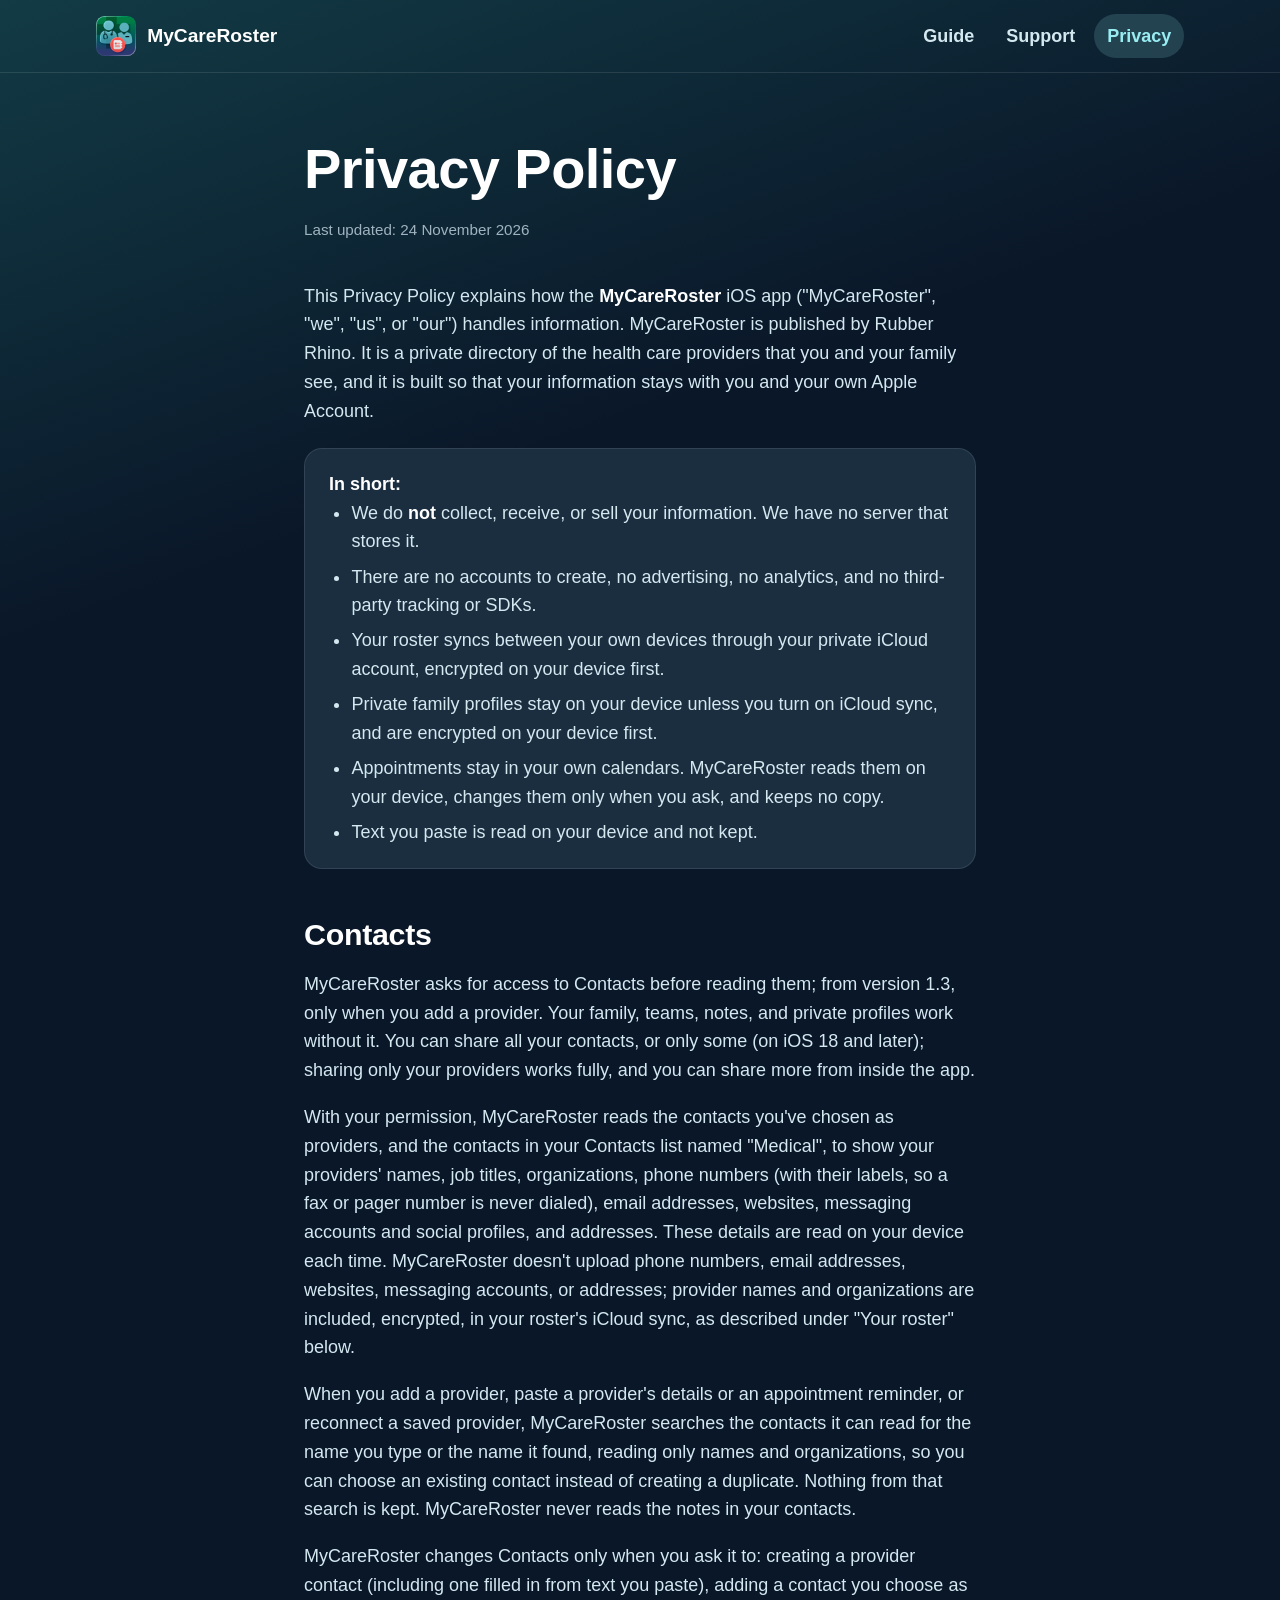
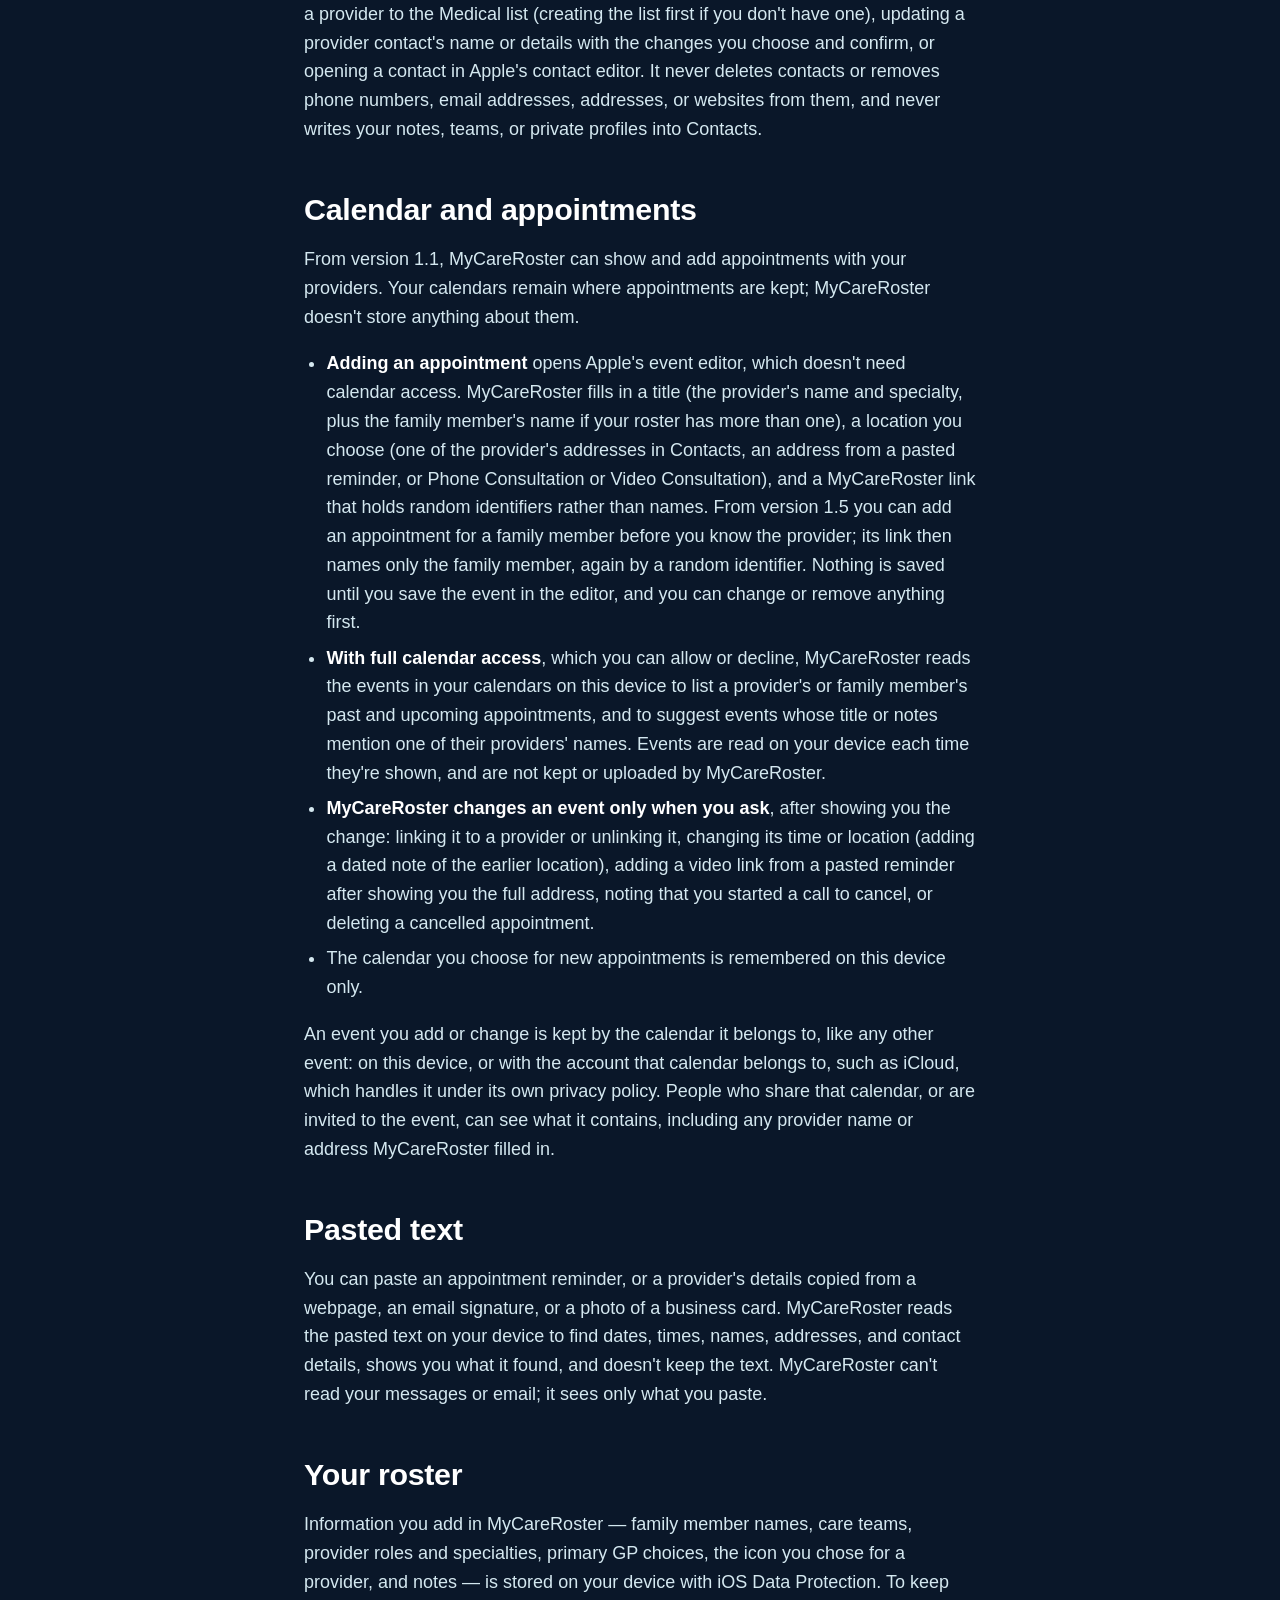
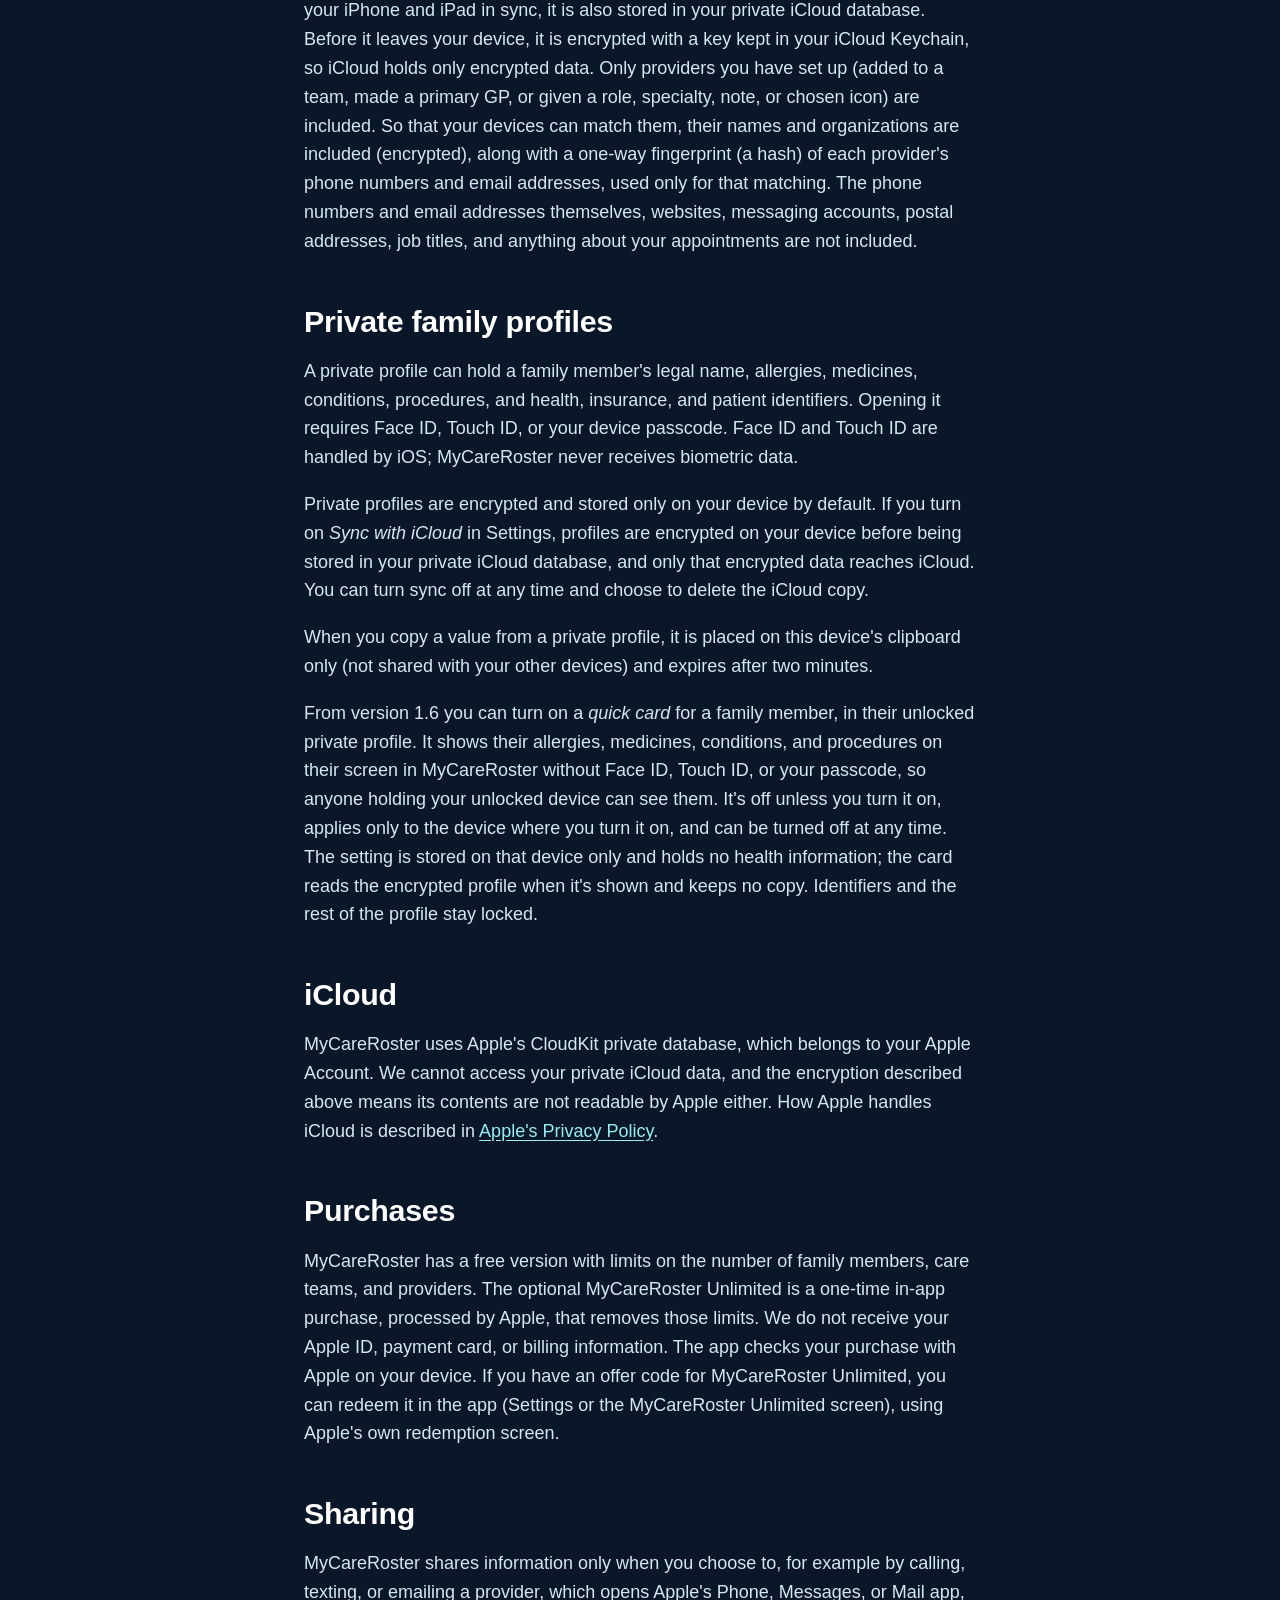
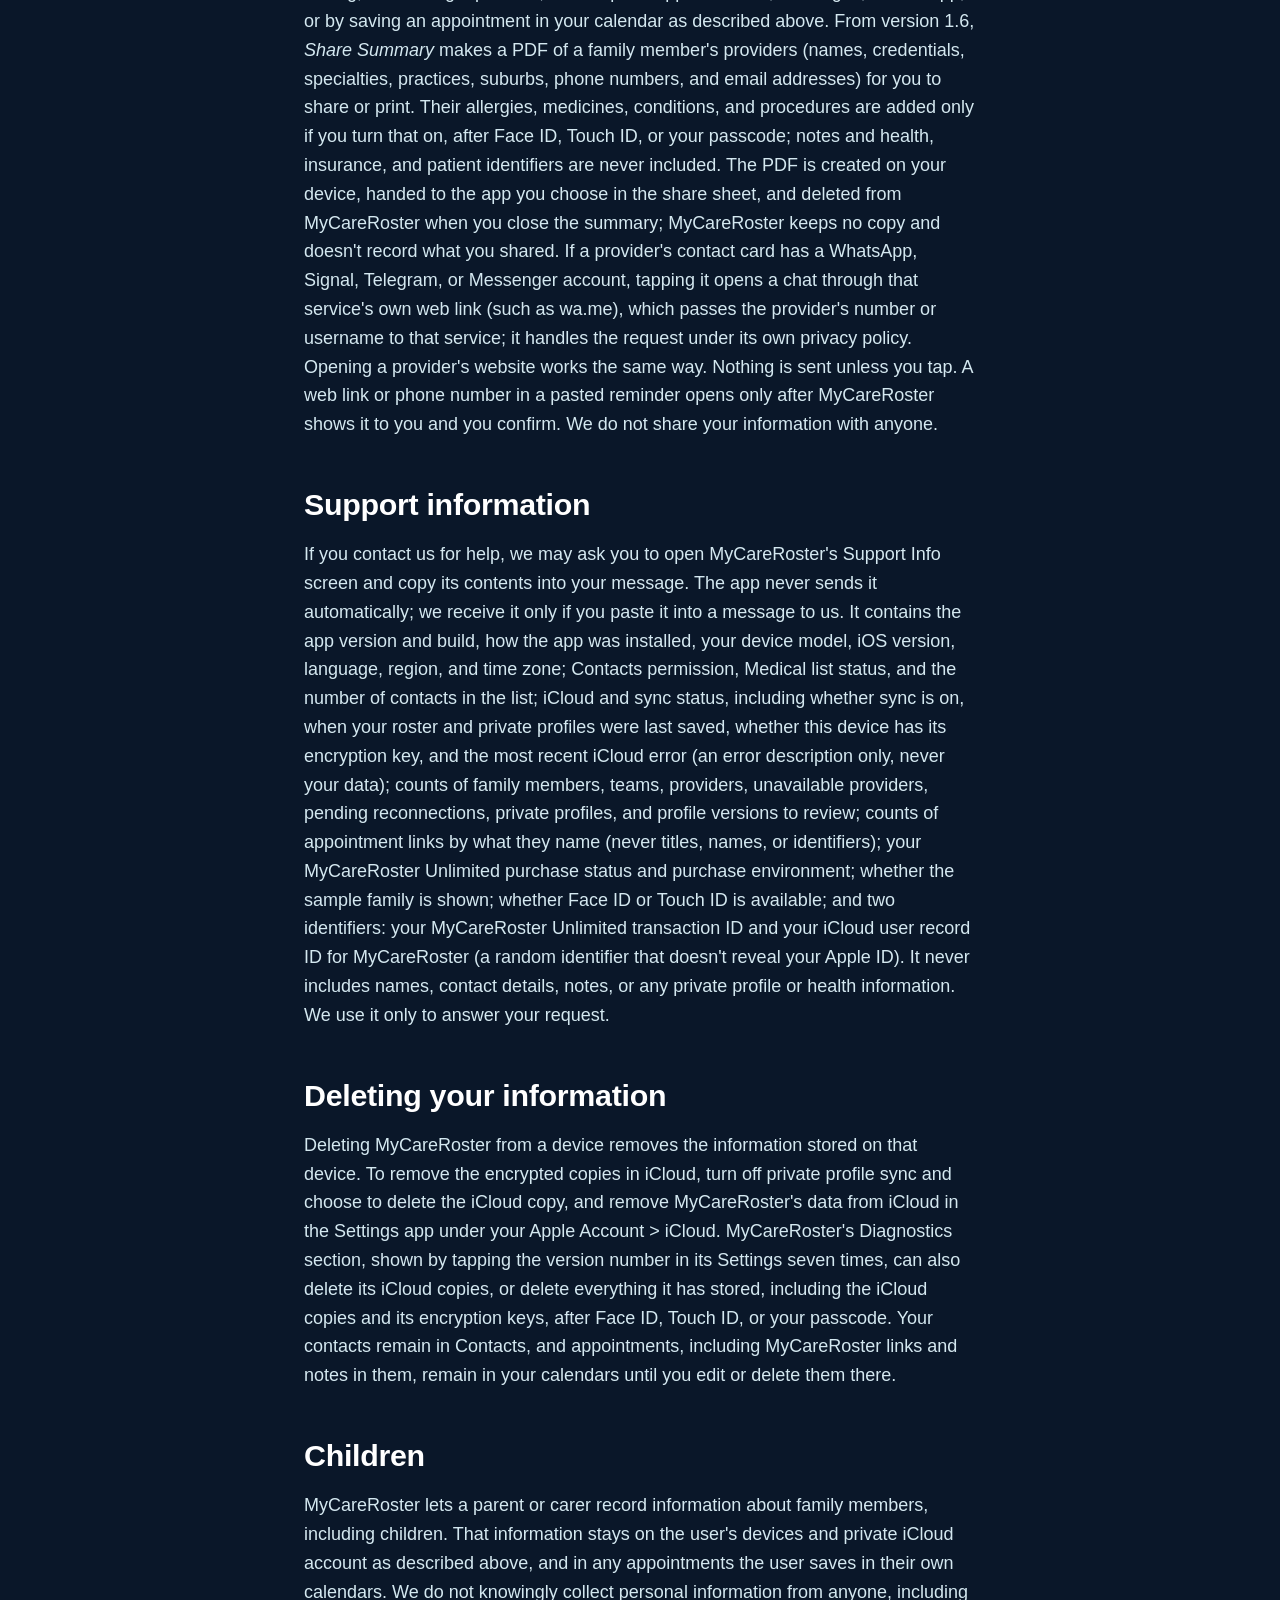
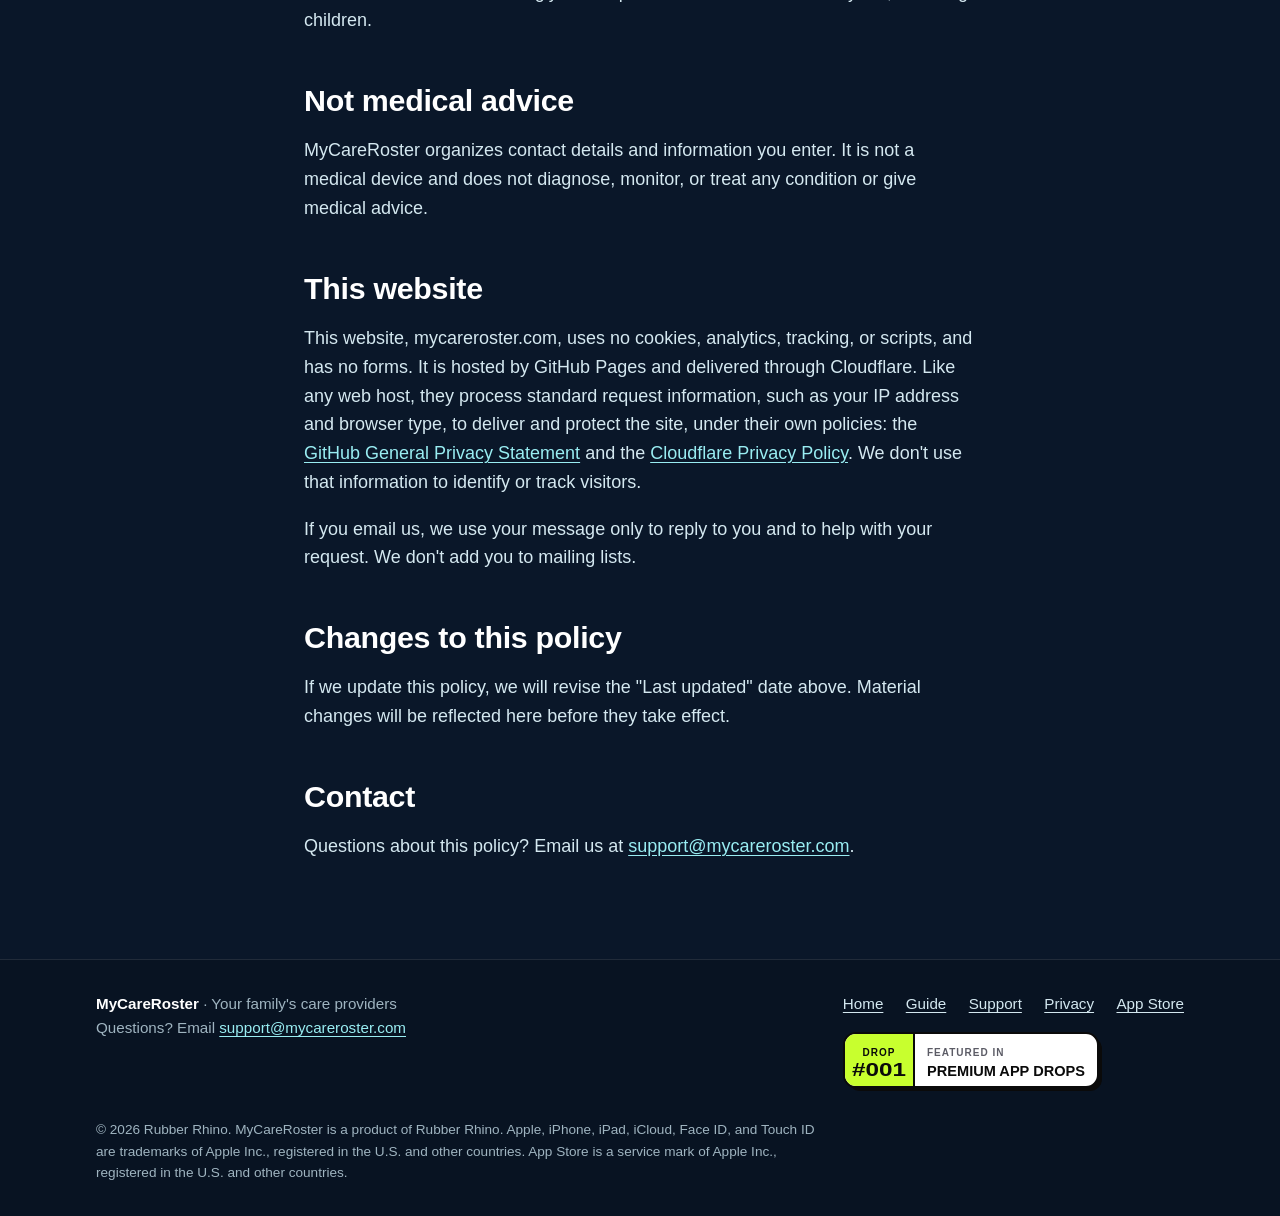
<file: privacy/index.html>
<!DOCTYPE html>
<html lang="en">
<head>
  <meta charset="utf-8">
  <meta name="viewport" content="width=device-width, initial-scale=1, viewport-fit=cover">
  <title>Privacy Policy — MyCareRoster</title>
  <meta name="description" content="Privacy Policy for the MyCareRoster app for iPhone and iPad, and for this website.">
  <link rel="canonical" href="https://mycareroster.com/privacy/">
  <meta name="theme-color" content="#0a1729">
  <meta name="color-scheme" content="dark">
  <meta name="apple-itunes-app" content="app-id=6816753619">
  <link rel="icon" href="/assets/img/icon-32.png" sizes="32x32" type="image/png">
  <link rel="apple-touch-icon" href="/apple-touch-icon.png">
  <link rel="stylesheet" href="/assets/css/site.css">
  <meta property="og:type" content="website">
  <meta property="og:site_name" content="MyCareRoster">
  <meta property="og:title" content="MyCareRoster Privacy Policy">
  <meta property="og:description" content="We don't collect your data, and what syncs is encrypted on your device first.">
  <meta property="og:url" content="https://mycareroster.com/privacy/">
  <meta property="og:image" content="https://mycareroster.com/assets/img/og-card.png">
  <meta property="og:image:width" content="1200">
  <meta property="og:image:height" content="630">
  <meta name="twitter:card" content="summary_large_image">
</head>
<body>
  <a class="skip-link" href="#main">Skip to content</a>

  <header class="site-header">
    <div class="container header-inner">
      <a class="brand" href="/"><img src="/assets/img/icon-120.png" alt="" width="40" height="40">MyCareRoster</a>
      <nav class="site-nav" aria-label="Main">
        <ul>
          <li><a href="/guide/">Guide</a></li>
          <li><a href="/support/">Support</a></li>
          <li><a href="/privacy/" aria-current="page">Privacy</a></li>
        </ul>
      </nav>
    </div>
  </header>

  <main id="main">
    <div class="container narrow">
      <div class="page-head">
        <h1>Privacy Policy</h1>
        <p class="meta">Last updated: 24 November 2026</p>
      </div>

      <div class="doc">
        <p>This Privacy Policy explains how the <strong>MyCareRoster</strong> iOS app ("MyCareRoster", "we", "us", or "our") handles information. MyCareRoster is published by Rubber Rhino. It is a private directory of the health care providers that you and your family see, and it is built so that your information stays with you and your own Apple Account.</p>

        <div class="summary-card">
          <strong>In short:</strong>
          <ul>
            <li>We do <strong>not</strong> collect, receive, or sell your information. We have no server that stores it.</li>
            <li>There are no accounts to create, no advertising, no analytics, and no third-party tracking or SDKs.</li>
            <li>Your roster syncs between your own devices through your private iCloud account, encrypted on your device first.</li>
            <li>Private family profiles stay on your device unless you turn on iCloud sync, and are encrypted on your device first.</li>
            <li>Appointments stay in your own calendars. MyCareRoster reads them on your device, changes them only when you ask, and keeps no copy.</li>
            <li>Text you paste is read on your device and not kept.</li>
          </ul>
        </div>

        <h2>Contacts</h2>
        <p>MyCareRoster asks for access to Contacts before reading them; from version 1.3, only when you add a provider. Your family, teams, notes, and private profiles work without it. You can share all your contacts, or only some (on iOS 18 and later); sharing only your providers works fully, and you can share more from inside the app.</p>
        <p>With your permission, MyCareRoster reads the contacts you've chosen as providers, and the contacts in your Contacts list named "Medical", to show your providers' names, job titles, organizations, phone numbers (with their labels, so a fax or pager number is never dialed), email addresses, websites, messaging accounts and social profiles, and addresses. These details are read on your device each time. MyCareRoster doesn't upload phone numbers, email addresses, websites, messaging accounts, or addresses; provider names and organizations are included, encrypted, in your roster's iCloud sync, as described under "Your roster" below.</p>
        <p>When you add a provider, paste a provider's details or an appointment reminder, or reconnect a saved provider, MyCareRoster searches the contacts it can read for the name you type or the name it found, reading only names and organizations, so you can choose an existing contact instead of creating a duplicate. Nothing from that search is kept. MyCareRoster never reads the notes in your contacts.</p>
        <p>MyCareRoster changes Contacts only when you ask it to: creating a provider contact (including one filled in from text you paste), adding a contact you choose as a provider to the Medical list (creating the list first if you don't have one), updating a provider contact's name or details with the changes you choose and confirm, or opening a contact in Apple's contact editor. It never deletes contacts or removes phone numbers, email addresses, addresses, or websites from them, and never writes your notes, teams, or private profiles into Contacts.</p>

        <h2>Calendar and appointments</h2>
        <p>From version 1.1, MyCareRoster can show and add appointments with your providers. Your calendars remain where appointments are kept; MyCareRoster doesn't store anything about them.</p>
        <ul>
          <li><strong>Adding an appointment</strong> opens Apple's event editor, which doesn't need calendar access. MyCareRoster fills in a title (the provider's name and specialty, plus the family member's name if your roster has more than one), a location you choose (one of the provider's addresses in Contacts, an address from a pasted reminder, or Phone Consultation or Video Consultation), and a MyCareRoster link that holds random identifiers rather than names. From version 1.5 you can add an appointment for a family member before you know the provider; its link then names only the family member, again by a random identifier. Nothing is saved until you save the event in the editor, and you can change or remove anything first.</li>
          <li><strong>With full calendar access</strong>, which you can allow or decline, MyCareRoster reads the events in your calendars on this device to list a provider's or family member's past and upcoming appointments, and to suggest events whose title or notes mention one of their providers' names. Events are read on your device each time they're shown, and are not kept or uploaded by MyCareRoster.</li>
          <li><strong>MyCareRoster changes an event only when you ask</strong>, after showing you the change: linking it to a provider or unlinking it, changing its time or location (adding a dated note of the earlier location), adding a video link from a pasted reminder after showing you the full address, noting that you started a call to cancel, or deleting a cancelled appointment.</li>
          <li>The calendar you choose for new appointments is remembered on this device only.</li>
        </ul>
        <p>An event you add or change is kept by the calendar it belongs to, like any other event: on this device, or with the account that calendar belongs to, such as iCloud, which handles it under its own privacy policy. People who share that calendar, or are invited to the event, can see what it contains, including any provider name or address MyCareRoster filled in.</p>

        <h2>Pasted text</h2>
        <p>You can paste an appointment reminder, or a provider's details copied from a webpage, an email signature, or a photo of a business card. MyCareRoster reads the pasted text on your device to find dates, times, names, addresses, and contact details, shows you what it found, and doesn't keep the text. MyCareRoster can't read your messages or email; it sees only what you paste.</p>

        <h2>Your roster</h2>
        <p>Information you add in MyCareRoster — family member names, care teams, provider roles and specialties, primary GP choices, the icon you chose for a provider, and notes — is stored on your device with iOS Data Protection. To keep your iPhone and iPad in sync, it is also stored in your private iCloud database. Before it leaves your device, it is encrypted with a key kept in your iCloud Keychain, so iCloud holds only encrypted data. Only providers you have set up (added to a team, made a primary GP, or given a role, specialty, note, or chosen icon) are included. So that your devices can match them, their names and organizations are included (encrypted), along with a one-way fingerprint (a hash) of each provider's phone numbers and email addresses, used only for that matching. The phone numbers and email addresses themselves, websites, messaging accounts, postal addresses, job titles, and anything about your appointments are not included.</p>

        <h2>Private family profiles</h2>
        <p>A private profile can hold a family member's legal name, allergies, medicines, conditions, procedures, and health, insurance, and patient identifiers. Opening it requires Face ID, Touch ID, or your device passcode. Face ID and Touch ID are handled by iOS; MyCareRoster never receives biometric data.</p>
        <p>Private profiles are encrypted and stored only on your device by default. If you turn on <em>Sync with iCloud</em> in Settings, profiles are encrypted on your device before being stored in your private iCloud database, and only that encrypted data reaches iCloud. You can turn sync off at any time and choose to delete the iCloud copy.</p>
        <p>When you copy a value from a private profile, it is placed on this device's clipboard only (not shared with your other devices) and expires after two minutes.</p>
        <p>From version 1.6 you can turn on a <em>quick card</em> for a family member, in their unlocked private profile. It shows their allergies, medicines, conditions, and procedures on their screen in MyCareRoster without Face ID, Touch ID, or your passcode, so anyone holding your unlocked device can see them. It's off unless you turn it on, applies only to the device where you turn it on, and can be turned off at any time. The setting is stored on that device only and holds no health information; the card reads the encrypted profile when it's shown and keeps no copy. Identifiers and the rest of the profile stay locked.</p>

        <h2>iCloud</h2>
        <p>MyCareRoster uses Apple's CloudKit private database, which belongs to your Apple Account. We cannot access your private iCloud data, and the encryption described above means its contents are not readable by Apple either. How Apple handles iCloud is described in <a href="https://www.apple.com/legal/privacy/" rel="noopener">Apple's Privacy Policy</a>.</p>

        <h2>Purchases</h2>
        <p>MyCareRoster has a free version with limits on the number of family members, care teams, and providers. The optional MyCareRoster Unlimited is a one-time in-app purchase, processed by Apple, that removes those limits. We do not receive your Apple ID, payment card, or billing information. The app checks your purchase with Apple on your device. If you have an offer code for MyCareRoster Unlimited, you can redeem it in the app (Settings or the MyCareRoster Unlimited screen), using Apple's own redemption screen.</p>

        <h2>Sharing</h2>
        <p>MyCareRoster shares information only when you choose to, for example by calling, texting, or emailing a provider, which opens Apple's Phone, Messages, or Mail app, or by saving an appointment in your calendar as described above. From version 1.6, <em>Share Summary</em> makes a PDF of a family member's providers (names, credentials, specialties, practices, suburbs, phone numbers, and email addresses) for you to share or print. Their allergies, medicines, conditions, and procedures are added only if you turn that on, after Face ID, Touch ID, or your passcode; notes and health, insurance, and patient identifiers are never included. The PDF is created on your device, handed to the app you choose in the share sheet, and deleted from MyCareRoster when you close the summary; MyCareRoster keeps no copy and doesn't record what you shared. If a provider's contact card has a WhatsApp, Signal, Telegram, or Messenger account, tapping it opens a chat through that service's own web link (such as wa.me), which passes the provider's number or username to that service; it handles the request under its own privacy policy. Opening a provider's website works the same way. Nothing is sent unless you tap. A web link or phone number in a pasted reminder opens only after MyCareRoster shows it to you and you confirm. We do not share your information with anyone.</p>

        <h2>Support information</h2>
        <p>If you contact us for help, we may ask you to open MyCareRoster's Support Info screen and copy its contents into your message. The app never sends it automatically; we receive it only if you paste it into a message to us. It contains the app version and build, how the app was installed, your device model, iOS version, language, region, and time zone; Contacts permission, Medical list status, and the number of contacts in the list; iCloud and sync status, including whether sync is on, when your roster and private profiles were last saved, whether this device has its encryption key, and the most recent iCloud error (an error description only, never your data); counts of family members, teams, providers, unavailable providers, pending reconnections, private profiles, and profile versions to review; counts of appointment links by what they name (never titles, names, or identifiers); your MyCareRoster Unlimited purchase status and purchase environment; whether the sample family is shown; whether Face ID or Touch ID is available; and two identifiers: your MyCareRoster Unlimited transaction ID and your iCloud user record ID for MyCareRoster (a random identifier that doesn't reveal your Apple ID). It never includes names, contact details, notes, or any private profile or health information. We use it only to answer your request.</p>

        <h2>Deleting your information</h2>
        <p>Deleting MyCareRoster from a device removes the information stored on that device. To remove the encrypted copies in iCloud, turn off private profile sync and choose to delete the iCloud copy, and remove MyCareRoster's data from iCloud in the Settings app under your Apple Account &gt; iCloud. MyCareRoster's Diagnostics section, shown by tapping the version number in its Settings seven times, can also delete its iCloud copies, or delete everything it has stored, including the iCloud copies and its encryption keys, after Face ID, Touch ID, or your passcode. Your contacts remain in Contacts, and appointments, including MyCareRoster links and notes in them, remain in your calendars until you edit or delete them there.</p>

        <h2>Children</h2>
        <p>MyCareRoster lets a parent or carer record information about family members, including children. That information stays on the user's devices and private iCloud account as described above, and in any appointments the user saves in their own calendars. We do not knowingly collect personal information from anyone, including children.</p>

        <h2>Not medical advice</h2>
        <p>MyCareRoster organizes contact details and information you enter. It is not a medical device and does not diagnose, monitor, or treat any condition or give medical advice.</p>

        <h2>This website</h2>
        <p>This website, mycareroster.com, uses no cookies, analytics, tracking, or scripts, and has no forms. It is hosted by GitHub Pages and delivered through Cloudflare. Like any web host, they process standard request information, such as your IP address and browser type, to deliver and protect the site, under their own policies: the <a href="https://docs.github.com/en/site-policy/privacy-policies/github-general-privacy-statement" rel="noopener">GitHub General Privacy Statement</a> and the <a href="https://www.cloudflare.com/privacypolicy/" rel="noopener">Cloudflare Privacy Policy</a>. We don't use that information to identify or track visitors.</p>
        <p>If you email us, we use your message only to reply to you and to help with your request. We don't add you to mailing lists.</p>

        <h2>Changes to this policy</h2>
        <p>If we update this policy, we will revise the "Last updated" date above. Material changes will be reflected here before they take effect.</p>

        <h2>Contact</h2>
        <p>Questions about this policy? Email us at <a href="mailto:support@mycareroster.com?subject=MyCareRoster%20Privacy">support@mycareroster.com</a>.</p>
      </div>
    </div>
  </main>

  <footer class="site-footer">
    <div class="container footer-grid">
      <div>
        <p><strong>MyCareRoster</strong> · Your family's care providers</p>
        <p>Questions? Email <a href="mailto:support@mycareroster.com">support@mycareroster.com</a></p>
      </div>
      <div class="footer-links">
        <nav class="footer-nav" aria-label="Footer">
          <ul>
            <li><a href="/">Home</a></li>
            <li><a href="/guide/">Guide</a></li>
            <li><a href="/support/">Support</a></li>
            <li><a href="/privacy/" aria-current="page">Privacy</a></li>
            <li><a href="https://apps.apple.com/app/id6816753619">App Store</a></li>
          </ul>
        </nav>
        <p class="footer-badge"><a href="https://premiumappdrops.com/drops/mycareroster-health-care-vault-2026-11-27-1a4b" rel="sponsored"><img src="/assets/img/premium-app-drops-badge.svg" alt="Featured in Premium App Drops, Drop #001" width="260" height="60"></a></p>
      </div>
      <p class="legal">&copy; 2026 Rubber Rhino. MyCareRoster is a product of Rubber Rhino. Apple, iPhone, iPad, iCloud, Face ID, and Touch ID are trademarks of Apple Inc., registered in the U.S. and other countries. App Store is a service mark of Apple Inc., registered in the U.S. and other countries.</p>
    </div>
  </footer>
</body>
</html>
</file>
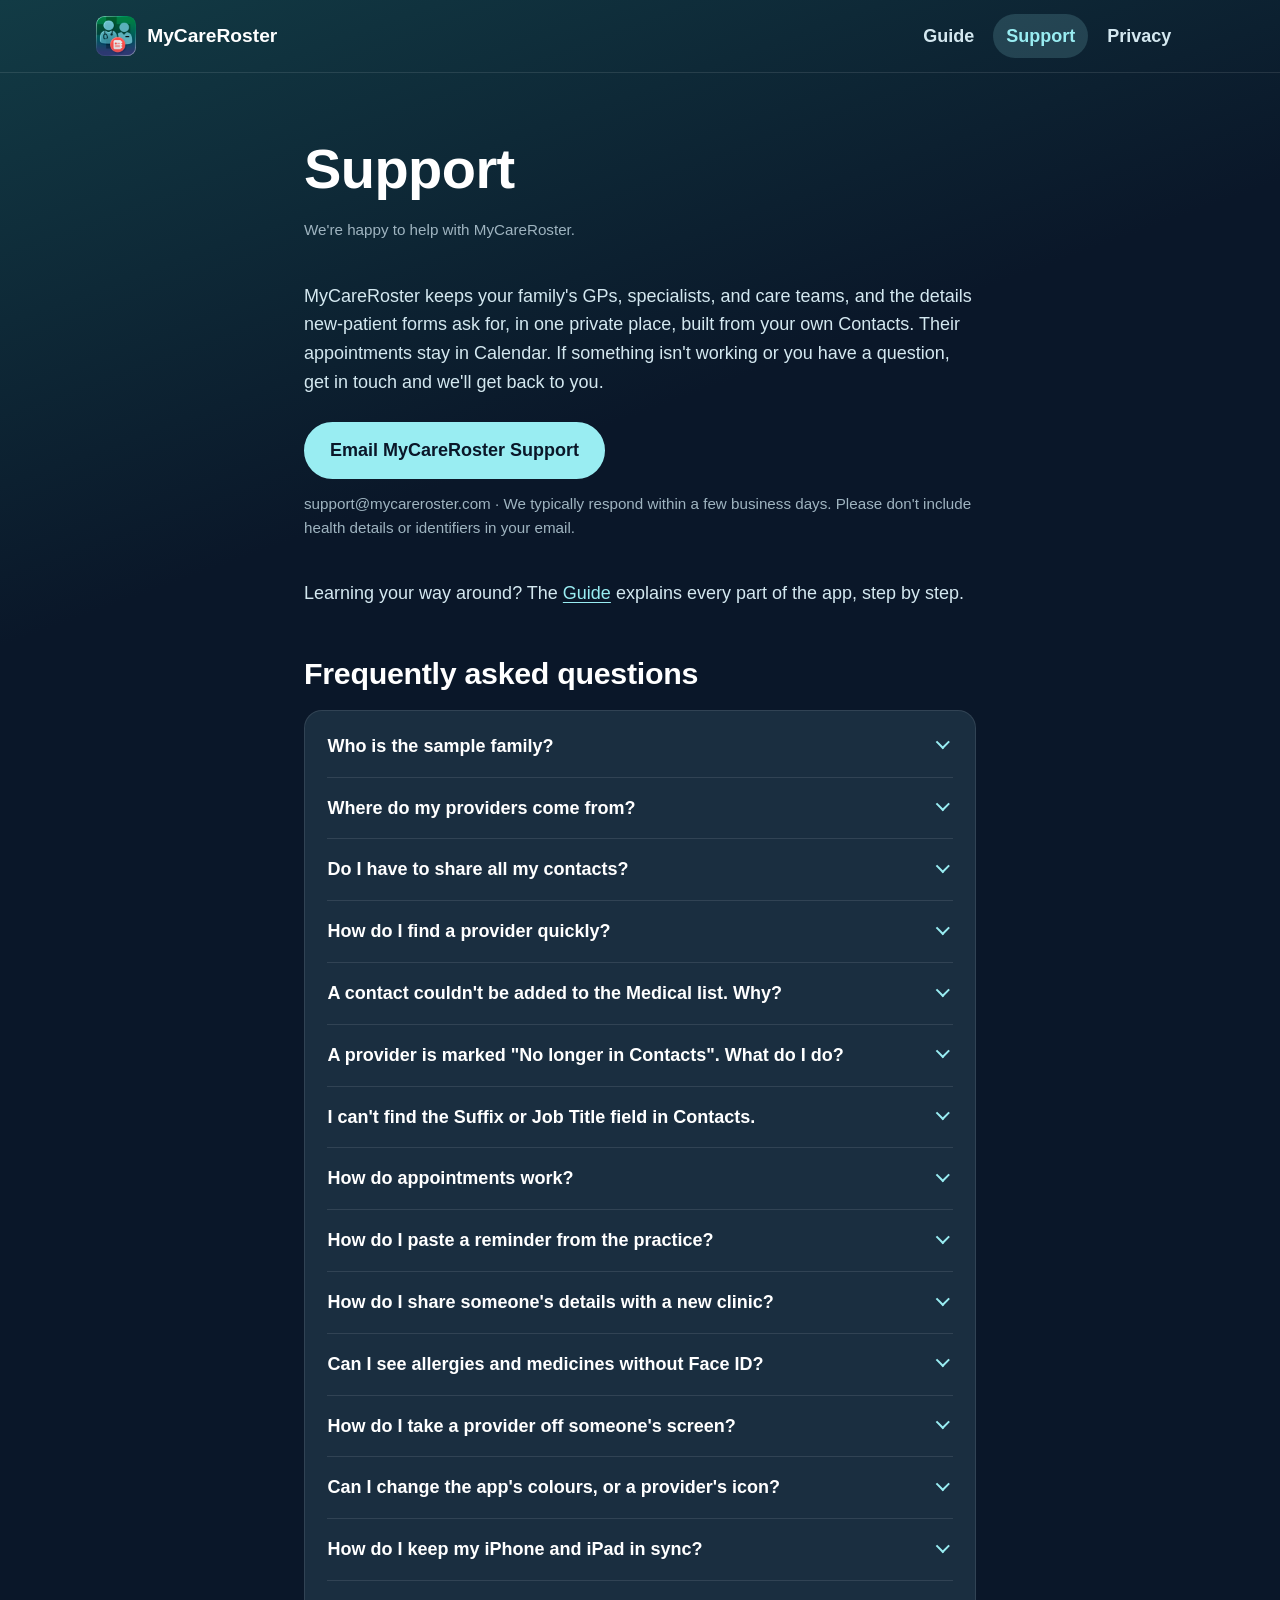
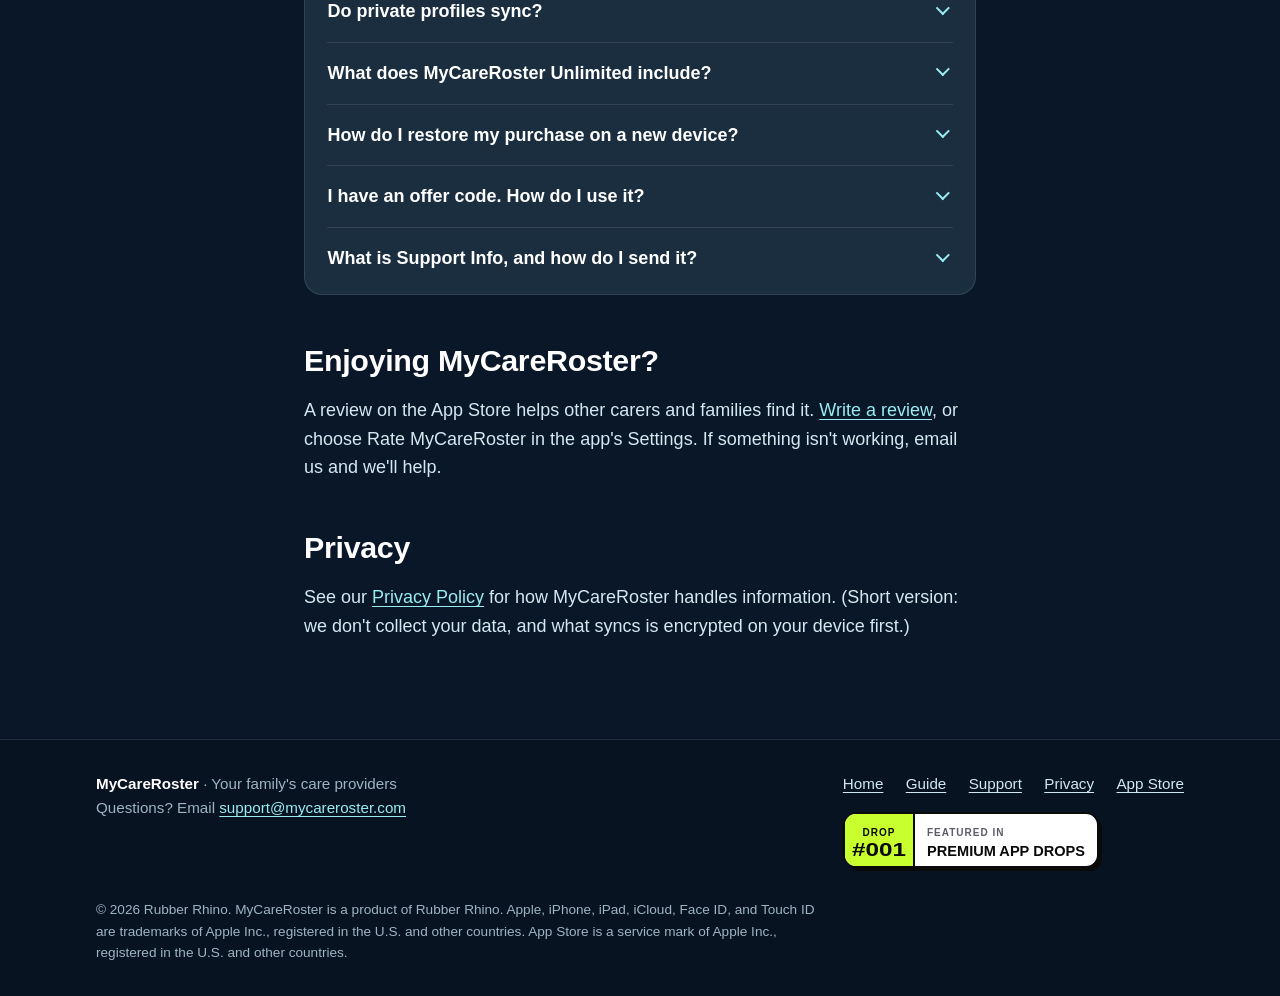
<file: support/index.html>
<!DOCTYPE html>
<html lang="en">
<head>
  <meta charset="utf-8">
  <meta name="viewport" content="width=device-width, initial-scale=1, viewport-fit=cover">
  <title>Support — MyCareRoster</title>
  <meta name="description" content="Support and help for the MyCareRoster app for iPhone and iPad: contact us, and answers to common questions.">
  <link rel="canonical" href="https://mycareroster.com/support/">
  <meta name="theme-color" content="#0a1729">
  <meta name="color-scheme" content="dark">
  <meta name="apple-itunes-app" content="app-id=6816753619">
  <link rel="icon" href="/assets/img/icon-32.png" sizes="32x32" type="image/png">
  <link rel="apple-touch-icon" href="/apple-touch-icon.png">
  <link rel="stylesheet" href="/assets/css/site.css">
  <meta property="og:type" content="website">
  <meta property="og:site_name" content="MyCareRoster">
  <meta property="og:title" content="MyCareRoster Support">
  <meta property="og:description" content="Contact MyCareRoster support and find answers to common questions.">
  <meta property="og:url" content="https://mycareroster.com/support/">
  <meta property="og:image" content="https://mycareroster.com/assets/img/og-card.png">
  <meta property="og:image:width" content="1200">
  <meta property="og:image:height" content="630">
  <meta name="twitter:card" content="summary_large_image">
</head>
<body>
  <a class="skip-link" href="#main">Skip to content</a>

  <header class="site-header">
    <div class="container header-inner">
      <a class="brand" href="/"><img src="/assets/img/icon-120.png" alt="" width="40" height="40">MyCareRoster</a>
      <nav class="site-nav" aria-label="Main">
        <ul>
          <li><a href="/guide/">Guide</a></li>
          <li><a href="/support/" aria-current="page">Support</a></li>
          <li><a href="/privacy/">Privacy</a></li>
        </ul>
      </nav>
    </div>
  </header>

  <main id="main">
    <div class="container narrow">
      <div class="page-head">
        <h1>Support</h1>
        <p class="meta">We're happy to help with MyCareRoster.</p>
      </div>

      <div class="doc">
        <p>MyCareRoster keeps your family's GPs, specialists, and care teams, and the details new-patient forms ask for, in one private place, built from your own Contacts. Their appointments stay in Calendar. If something isn't working or you have a question, get in touch and we'll get back to you.</p>

        <div class="contact-block">
          <a class="button" href="mailto:support@mycareroster.com?subject=MyCareRoster%20Support">Email MyCareRoster Support</a>
          <p class="meta">support@mycareroster.com · We typically respond within a few business days. Please don't include health details or identifiers in your email.</p>
        </div>

        <p>Learning your way around? The <a href="/guide/">Guide</a> explains every part of the app, step by step.</p>

        <h2>Frequently asked questions</h2>
        <div class="faq">
          <details>
            <summary>Who is the sample family?</summary>
            <p>June, Kate, and Isla are a fictional family that shows how MyCareRoster works. Choose Look Around a Sample Family on the welcome screen to explore them. They exist only in memory and are never saved or synced. Choose Turn Off Sample Data (also in Settings) to set up your own roster. In Settings, under Getting Started, Show Welcome Screen brings back the welcome screen, and Explore Sample Family brings back the sample.</p>
          </details>
          <details>
            <summary>Where do my providers come from?</summary>
            <p>From the Contacts app. Add Provider lists your Contacts list named "Medical" first, then your other contacts, and can create a new provider contact or start one from details you paste from a practice website, an email signature, or a business card. Each provider you add also goes into the Medical list, which MyCareRoster creates if you don't have one, so your providers stay together in Contacts. Edits you make in Contacts appear in MyCareRoster after you pull down on the roster to refresh.</p>
          </details>
          <details>
            <summary>Do I have to share all my contacts?</summary>
            <p>No. On iOS 18 and later you can share only some contacts with MyCareRoster, and it works fully with just your providers. To share another one, tap Share a Contact in Add Provider, type their name, and tap Share beside them. You can also choose several in the Settings app, under Apps &gt; MyCareRoster &gt; Contacts. Your family, teams, notes, and private profiles work without Contacts access at all.</p>
          </details>
          <details>
            <summary>How do I find a provider quickly?</summary>
            <p>Each family member's screen lists all their providers, each with an icon for their kind of care. On the roster, All Providers lists everyone in your care teams; search by name, specialty, or practice, or use Showing to see one family member's providers. Care teams are optional groups. See <a href="/guide/#finding-your-way">Finding your way around</a>.</p>
          </details>
          <details>
            <summary>A contact couldn't be added to the Medical list. Why?</summary>
            <p>Contacts lists belong to one account, such as iCloud or Gmail. A contact stored in a different account from the Medical list can't join it, and MyCareRoster won't copy or duplicate it. It's still added as a provider; only the list step is skipped. To keep it in the list, move or recreate the contact in the same account as the Medical list.</p>
          </details>
          <details>
            <summary>A provider is marked "No longer in Contacts". What do I do?</summary>
            <p>Their contact was deleted, or, if you share only some contacts with MyCareRoster, it's no longer shared (iOS reports both the same way, so the label then says "Deleted, or no longer shared with MyCareRoster"). Taking a contact out of the Medical list doesn't do this. MyCareRoster keeps their notes and teams. In their team, tap the ••• button beside them and choose Reconnect to choose their contact, Share Again if you share only some contacts, or Remove from Team if you no longer need them there.</p>
          </details>
          <details>
            <summary>I can't find the Suffix or Job Title field in Contacts.</summary>
            <p>MyCareRoster shows a provider's credentials from the Suffix field and their job title from the Job Title field, but Contacts doesn't always show those fields. On iPhone or iPad, open the contact, tap Edit, scroll near the bottom, and tap Add Field. On a Mac, choose Contacts &gt; Settings &gt; Template and use Add Field. See <a href="/guide/#staying-up-to-date">Keeping details up to date</a>.</p>
          </details>
          <details>
            <summary>How do appointments work?</summary>
            <p>Appointments stay in Apple's Calendar app, and MyCareRoster doesn't keep a copy. Each family member's screen lists their upcoming and past appointments with all their providers, and each provider's screen lists theirs. Add Appointment, on either screen, opens Calendar's event editor already filled in. If you don't know who an appointment is with yet, choose No Provider Yet and link it to a provider later. You can choose which calendar new appointments go in, in Settings under Appointments. See <a href="/guide/#appointments">Appointments</a>.</p>
          </details>
          <details>
            <summary>How do I paste a reminder from the practice?</summary>
            <p>Copy the whole reminder or confirmation from Messages, WhatsApp, or email. Then tap Paste in the Appointments section of the provider's screen, or, if you're not sure which provider it's from, Paste Reminder on the family member's Appointments card or in the roster's + menu. If you still don't know who it's with, choose Add Without a Provider. If it looks like it's for someone else, or looks like contact details instead, MyCareRoster asks what to do with it. MyCareRoster reads the date, time, and place, and offers to add, move, or delete the appointment. Nothing changes in Calendar until you confirm, and the message isn't kept. MyCareRoster can't send replies for you. See <a href="/guide/#paste-reminder">Pasting a reminder</a>.</p>
          </details>
          <details>
            <summary>How do I share someone's details with a new clinic?</summary>
            <p>On the family member's screen, tap ••• and choose Share Summary. It makes a PDF of their providers, with their GP first, to send by Messages, Mail, or AirDrop, or to print. Turn on Include allergies, medicines, conditions, and procedures to add those from their private profile; MyCareRoster asks for Face ID, Touch ID, or your passcode first. Notes and health card, insurance, and hospital numbers are never included, and MyCareRoster keeps no copy. See <a href="/guide/#summary">Sharing a summary</a>.</p>
          </details>
          <details>
            <summary>Can I see allergies and medicines without Face ID?</summary>
            <p>Yes, if you choose. In a family member's unlocked private profile, under Health, turn on Quick card without Face ID. Their allergies, medicines, conditions, and procedures then show on their screen without unlocking, on that device only, so anyone holding your unlocked phone can see them. Credentials and the rest of the profile stay locked. Tap Turn Off on the card to hide it again. See <a href="/guide/#quick-card">The quick card</a>.</p>
          </details>
          <details>
            <summary>How do I take a provider off someone's screen?</summary>
            <p>Tap the ••• button beside the provider on that person's screen, or touch and hold them, and choose Remove from Kate's Roster (or Remove from Your Roster). It takes them out of that person's teams only. Their notes and other family members' teams are kept, their contact isn't deleted, and their appointments stay in Calendar. See <a href="/guide/#remove-from-roster">Removing a provider from someone's roster</a>.</p>
          </details>
          <details>
            <summary>Can I change the app's colours, or a provider's icon?</summary>
            <p>Yes. In Settings, under Appearance, tap Theme to choose Light, Dark, or Automatic, and Teal, Green, Violet, or Coral. To change a provider's icon, open the provider and, under Manage provider, tap Change on the Icon row. See <a href="/guide/#themes">Themes</a> and <a href="/guide/#provider-icon">A provider's icon</a>.</p>
          </details>
          <details>
            <summary>How do I keep my iPhone and iPad in sync?</summary>
            <p>Sign in to the same Apple Account on both, with iCloud and iCloud Keychain (Passwords and Keychain) turned on. Your roster syncs automatically, encrypted. A new device may need a moment for iCloud Keychain to deliver the encryption key; tap Sync saved care teams, or pull down on the roster, if your teams haven't appeared yet. If a provider's contact doesn't match exactly on both devices, MyCareRoster asks you to confirm the match.</p>
          </details>
          <details>
            <summary>Do private profiles sync?</summary>
            <p>Only if you turn on Settings &gt; Private Profiles &gt; Sync with iCloud on each device. Profiles are encrypted on your device before they are stored in iCloud. Turning sync off keeps them on the device and lets you delete the iCloud copy.</p>
          </details>
          <details>
            <summary>What does MyCareRoster Unlimited include?</summary>
            <p>The free version includes one family member, two care teams, and three providers in those teams, and it never expires. Private profiles, the quick card, Share Summary, notes, appointments, themes, and encrypted iCloud sync are included free. MyCareRoster Unlimited is a one-time purchase that removes the limits on family members, care teams, and providers. It isn't a subscription.</p>
          </details>
          <details>
            <summary>How do I restore my purchase on a new device?</summary>
            <p>Sign in with the same App Store account, then open Settings &gt; Restore Purchases in MyCareRoster. Restore Purchases is also on the MyCareRoster Unlimited screen.</p>
          </details>
          <details>
            <summary>I have an offer code. How do I use it?</summary>
            <p>In MyCareRoster, open Settings and tap Redeem Code under Purchases (also on the MyCareRoster Unlimited screen), then enter the code in Apple's screen. MyCareRoster Unlimited turns on once Apple confirms it. Some codes can also be redeemed in the App Store app or through their link.</p>
          </details>
          <details>
            <summary>What is Support Info, and how do I send it?</summary>
            <p>If we ask for it: in MyCareRoster, open Settings and tap the version number seven times to show Diagnostics. Open Support Info, tap Copy All Support Info, and paste it into your email. It lists app, device, sync, and purchase details, but no names, contact details, notes, or health information, and nothing is sent unless you paste it. Tap the lock icon beside the version to hide Diagnostics again.</p>
          </details>
        </div>

        <h2>Enjoying MyCareRoster?</h2>
        <p>A review on the App Store helps other carers and families find it. <a href="https://apps.apple.com/app/id6816753619?action=write-review">Write a review</a>, or choose Rate MyCareRoster in the app's Settings. If something isn't working, email us and we'll help.</p>

        <h2>Privacy</h2>
        <p>See our <a href="/privacy/">Privacy Policy</a> for how MyCareRoster handles information. (Short version: we don't collect your data, and what syncs is encrypted on your device first.)</p>
      </div>
    </div>
  </main>

  <footer class="site-footer">
    <div class="container footer-grid">
      <div>
        <p><strong>MyCareRoster</strong> · Your family's care providers</p>
        <p>Questions? Email <a href="mailto:support@mycareroster.com">support@mycareroster.com</a></p>
      </div>
      <div class="footer-links">
        <nav class="footer-nav" aria-label="Footer">
          <ul>
            <li><a href="/">Home</a></li>
            <li><a href="/guide/">Guide</a></li>
            <li><a href="/support/" aria-current="page">Support</a></li>
            <li><a href="/privacy/">Privacy</a></li>
            <li><a href="https://apps.apple.com/app/id6816753619">App Store</a></li>
          </ul>
        </nav>
        <p class="footer-badge"><a href="https://premiumappdrops.com/drops/mycareroster-health-care-vault-2026-11-27-1a4b" rel="sponsored"><img src="/assets/img/premium-app-drops-badge.svg" alt="Featured in Premium App Drops, Drop #001" width="260" height="60"></a></p>
      </div>
      <p class="legal">&copy; 2026 Rubber Rhino. MyCareRoster is a product of Rubber Rhino. Apple, iPhone, iPad, iCloud, Face ID, and Touch ID are trademarks of Apple Inc., registered in the U.S. and other countries. App Store is a service mark of Apple Inc., registered in the U.S. and other countries.</p>
    </div>
  </footer>
</body>
</html>
</file>
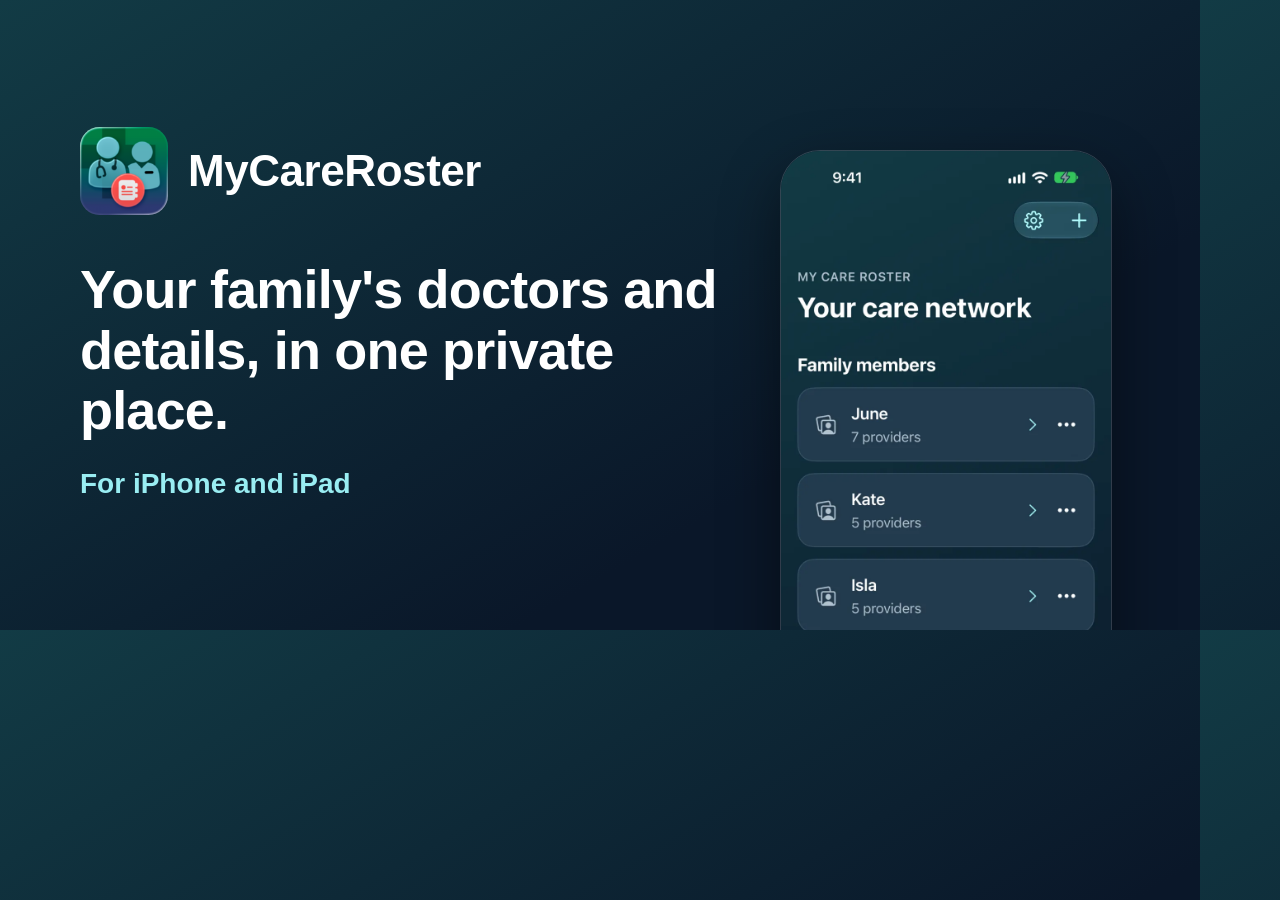
<file: tools/og-card.html>
<!DOCTYPE html>
<!--
  Source for assets/img/og-card.png (the 1200 x 630 image shown when a page is shared).
  Regenerate with tools/make-og-card.sh after changing this file or the icon.
-->
<html lang="en">
<head>
<meta charset="utf-8">
<style>
  html, body { margin: 0; width: 1200px; height: 630px; overflow: hidden; }
  body {
    font-family: -apple-system, BlinkMacSystemFont, "SF Pro Display", "Helvetica Neue", Arial, sans-serif;
    background: linear-gradient(150deg, #123b45 0%, #0a1729 70%);
    color: #d4e8f0;
    display: flex;
    align-items: center;
    -webkit-font-smoothing: antialiased;
  }
  .text { flex: 1; padding: 0 40px 0 80px; }
  .brand { display: flex; align-items: center; gap: 20px; margin-bottom: 44px; }
  .brand img { width: 88px; height: 88px; border-radius: 22%; }
  .brand span { color: #fff; font-size: 44px; font-weight: 800; letter-spacing: -0.01em; }
  h1 { color: #fff; font-size: 54px; line-height: 1.12; margin: 0 0 24px; font-weight: 800; letter-spacing: -0.015em; }
  p { font-size: 28px; line-height: 1.35; margin: 0; color: #99edf2; font-weight: 600; }
  .shot { width: 330px; margin-right: 90px; margin-top: 150px; align-self: flex-start; }
  .shot img { width: 100%; border-radius: 40px; border: 1px solid rgba(255,255,255,0.16); box-shadow: 0 24px 60px rgba(0,0,0,0.45); }
</style>
</head>
<body>
  <div class="text">
    <div class="brand"><img src="../assets/img/icon-512.png" alt=""><span>MyCareRoster</span></div>
    <h1>Your family's doctors and details, in one private place.</h1>
    <p>For iPhone and iPad</p>
  </div>
  <div class="shot"><img src="../assets/img/iphone-roster-800.webp" alt=""></div>
</body>
</html>
</file>
<file: assets/css/site.css>
/*
  MyCareRoster.com — one stylesheet for every page.
  Colours come straight from the app (MyCareRosterApp/CareDesignSystem.swift, CarePalette):
    background #0A1729, backgroundHighlight #123B45, surface #1A2E40,
    featured #215763, secondary text #D4E8F0, accent #99EDF2, destructive #FF8C85.
  Dark only, like the app. System fonts only. No external resources.
*/

:root {
  --bg: #0a1729;
  --bg-highlight: #123b45;
  --surface: #1a2e40;
  --featured: #215763;
  --text: #ffffff;
  --text-2: #d4e8f0;
  --text-3: #9fb4c0;
  --accent: #99edf2;
  --accent-soft: rgba(153, 237, 242, 0.16);
  --on-accent: #0a1729;
  --hairline: rgba(255, 255, 255, 0.10);

  --radius: 18px;
  --radius-sm: 12px;
  --maxw: 72rem;
  --gutter: clamp(1.1rem, 4vw, 2rem);
  --shadow: 0 18px 40px rgba(0, 0, 0, 0.35);

  color-scheme: dark;
}

*, *::before, *::after { box-sizing: border-box; }

html {
  background: var(--bg);
  -webkit-text-size-adjust: 100%;
  text-size-adjust: 100%;
  scroll-behavior: smooth;
}

body {
  margin: 0;
  min-height: 100vh;
  display: flex;
  flex-direction: column;
  font-family: -apple-system, BlinkMacSystemFont, "SF Pro Text", "Segoe UI", Roboto, "Helvetica Neue", Arial, sans-serif;
  font-size: 1.125rem;            /* 18px base: the audience is often older */
  line-height: 1.6;
  color: var(--text-2);
  /* The app's backdrop: a diagonal gradient from highlight to background. */
  background:
    linear-gradient(160deg, var(--bg-highlight) 0%, var(--bg) 38rem) no-repeat,
    var(--bg);
  -webkit-font-smoothing: antialiased;
  overflow-wrap: break-word;
}

main { flex: 1 0 auto; }

img { max-width: 100%; height: auto; display: block; }

a { color: var(--accent); text-underline-offset: 0.18em; }
a:hover { text-decoration-thickness: 2px; }

:focus-visible {
  outline: 3px solid var(--accent);
  outline-offset: 3px;
  border-radius: 6px;
}

h1, h2, h3, h4 {
  color: var(--text);
  line-height: 1.15;
  margin: 0 0 0.6em;
  letter-spacing: -0.01em;
}
h1 { font-size: clamp(2.1rem, 1.5rem + 2.8vw, 3.5rem); font-weight: 800; }
h2 { font-size: clamp(1.6rem, 1.3rem + 1.4vw, 2.3rem); font-weight: 750; }
h3 { font-size: clamp(1.2rem, 1.1rem + 0.5vw, 1.4rem); font-weight: 700; }
h4 { font-size: 1.05rem; font-weight: 700; }

p, ul, ol { margin: 0 0 1em; }
li + li { margin-top: 0.35em; }
strong { color: var(--text); }

.container {
  width: 100%;
  max-width: var(--maxw);
  margin-inline: auto;
  padding-left: calc(var(--gutter) + env(safe-area-inset-left));
  padding-right: calc(var(--gutter) + env(safe-area-inset-right));
}
.container.narrow { max-width: 46rem; }

/* Small uppercase label, like the app's "FAMILY MEMBER" / "CARE TEAM" headers. */
.eyebrow {
  display: block;
  color: var(--accent);
  font-size: 0.85rem;
  font-weight: 650;
  letter-spacing: 0.08em;
  text-transform: uppercase;
  margin: 0 0 0.6rem;
}

.lead { font-size: clamp(1.15rem, 1.05rem + 0.5vw, 1.35rem); color: var(--text-2); }
.muted { color: var(--text-3); }
.small { font-size: 0.95rem; }

.skip-link {
  position: absolute;
  left: 0.75rem;
  top: -10rem;
  z-index: 100;
  background: var(--accent);
  color: var(--on-accent);
  font-weight: 700;
  padding: 0.6rem 1rem;
  border-radius: 999px;
  text-decoration: none;
}
.skip-link:focus { top: 0.75rem; }

/* ---------- Header ---------- */

.site-header {
  border-bottom: 1px solid var(--hairline);
  padding-top: env(safe-area-inset-top);
}
.header-inner {
  display: flex;
  align-items: center;
  justify-content: space-between;
  flex-wrap: wrap;
  gap: 0.5rem 1.5rem;
  padding-block: 0.9rem;
}
.brand {
  display: inline-flex;
  align-items: center;
  gap: 0.7rem;
  color: var(--text);
  font-weight: 750;
  font-size: 1.2rem;
  text-decoration: none;
}
.brand img {
  width: 40px;
  height: 40px;
  border-radius: 22%;
}
.site-nav ul {
  display: flex;
  flex-wrap: wrap;
  gap: 0.25rem 0.4rem;
  list-style: none;
  margin: 0;
  padding: 0;
}
.site-nav li + li { margin-top: 0; }
.site-nav a {
  display: inline-block;
  color: var(--text-2);
  font-weight: 600;
  text-decoration: none;
  padding: 0.45rem 0.8rem;
  border-radius: 999px;
}
.site-nav a:hover { color: var(--text); background: var(--accent-soft); }
.site-nav a[aria-current="page"] { color: var(--accent); background: var(--accent-soft); }

/* ---------- Buttons and store link ---------- */

.button {
  display: inline-flex;
  align-items: center;
  justify-content: center;
  gap: 0.5rem;
  min-height: 3rem;
  padding: 0.75rem 1.5rem;
  border-radius: 999px;
  font-weight: 700;
  text-decoration: none;
  background: var(--accent);
  color: var(--on-accent);
  border: 2px solid var(--accent);
}
.button:hover { background: #b8f4f7; border-color: #b8f4f7; }
.button.secondary {
  background: transparent;
  color: var(--accent);
}
.button.secondary:hover { background: var(--accent-soft); }

.actions {
  display: flex;
  flex-wrap: wrap;
  align-items: center;
  gap: 0.9rem 1rem;
  margin: 1.6rem 0 0.8rem;
}

/* Apple's badge, once added: keep at least 40px tall and clear space of a quarter of its height. */
.store-badge img { height: 54px; width: auto; }
.store-badge { display: inline-block; padding: 0; line-height: 0; }

/* ---------- Device frames (generic, no device details) ---------- */

.shot {
  margin: 0;
  justify-self: center;
}
.shot img {
  border-radius: 2.1rem;
  border: 1px solid rgba(255, 255, 255, 0.16);
  box-shadow: var(--shadow);
  background: var(--bg);
}
.shot.phone { width: min(100%, 19rem); }
.shot.phone.small { width: min(100%, 16rem); }
.shot.tablet { width: 100%; }
.shot.tablet img { border-radius: 1.4rem; }
.shot figcaption {
  margin-top: 0.9rem;
  text-align: center;
  font-size: 0.95rem;
  color: var(--text-3);
}

/* ---------- Home ---------- */

.hero { padding-block: clamp(2.5rem, 7vw, 5.5rem) clamp(2rem, 6vw, 4.5rem); }
.hero-grid {
  display: grid;
  gap: clamp(2rem, 5vw, 4rem);
  align-items: center;
}
.hero h1 span { display: block; }
.hero .note { margin-top: 0.4rem; }

.section { padding-block: clamp(2.5rem, 7vw, 5rem); }
.section + .section { border-top: 1px solid var(--hairline); }
.section-head { max-width: 44rem; margin-bottom: 2.2rem; }

.feature {
  display: grid;
  gap: clamp(1.8rem, 5vw, 4rem);
  align-items: center;
}
.feature + .feature { margin-top: clamp(3rem, 8vw, 5.5rem); }
.feature-text { max-width: 34rem; }

.cards {
  display: grid;
  gap: 1rem;
  grid-template-columns: repeat(auto-fit, minmax(min(100%, 15rem), 1fr));
  list-style: none;
  padding: 0;
  margin: 0;
}
.cards > li { margin: 0; }
.card {
  background: var(--surface);
  border: 1px solid var(--hairline);
  border-radius: var(--radius);
  padding: 1.4rem 1.5rem;
}
.card h3 { margin-bottom: 0.4em; }
.card p:last-child, .card ul:last-child { margin-bottom: 0; }
.card.featured { background: var(--featured); border-color: rgba(153, 237, 242, 0.35); }

.ticks { list-style: none; padding: 0; }
.ticks li { position: relative; padding-left: 1.7rem; }
.ticks li::before {
  content: "";
  position: absolute;
  left: 0.2rem;
  top: 0.55em;
  width: 0.65rem;
  height: 0.35rem;
  border-left: 2.5px solid var(--accent);
  border-bottom: 2.5px solid var(--accent);
  transform: rotate(-45deg);
}

.pricing {
  display: grid;
  gap: 1.2rem;
  grid-template-columns: repeat(auto-fit, minmax(min(100%, 19rem), 1fr));
}
.pricing .card { padding: 1.8rem; }
.price-label { font-size: 1.6rem; font-weight: 800; color: var(--text); margin-bottom: 0.2rem; }

.closing { text-align: center; }
.closing .actions { justify-content: center; }

.disclaimer {
  font-size: 0.95rem;
  color: var(--text-3);
  text-align: center;
  max-width: 40rem;
  margin: 0 auto;
}

/* ---------- Document pages (Guide, Support, Privacy) ---------- */

.page-head { padding-block: clamp(2.2rem, 6vw, 4rem) 1.5rem; }
.page-head h1 { margin-bottom: 0.3em; }
.meta { color: var(--text-3); font-size: 0.95rem; }

.doc { padding-bottom: clamp(3rem, 8vw, 5rem); }
.doc h2 {
  font-size: clamp(1.45rem, 1.25rem + 0.9vw, 1.9rem);
  margin-top: 2.6rem;
  padding-top: 0.4rem;
}
.doc h3 { margin-top: 1.8rem; }
.doc h2:first-child, .doc h3:first-child { margin-top: 0; }
.doc ul, .doc ol { padding-left: 1.4rem; }
.doc section { scroll-margin-top: 1rem; }
.doc .shot { margin: 1.6rem auto; }

.summary-card {
  background: var(--surface);
  border: 1px solid var(--hairline);
  border-radius: var(--radius);
  padding: 1.3rem 1.5rem;
  margin: 1.4rem 0 2rem;
}
.summary-card ul { margin-bottom: 0; }

.tip {
  background: var(--accent-soft);
  border-left: 4px solid var(--accent);
  border-radius: var(--radius-sm);
  padding: 0.9rem 1.1rem;
  margin: 1.2rem 0;
}
.tip p:last-child { margin-bottom: 0; }

/* Labels as they appear in the app. */
.ui {
  color: var(--text);
  font-weight: 650;
}

/* Guide layout: table of contents beside the text on wide screens. */
.guide-layout {
  display: grid;
  grid-template-columns: minmax(0, 1fr);
  gap: 2rem;
}
.toc {
  background: var(--surface);
  border: 1px solid var(--hairline);
  border-radius: var(--radius);
  padding: 1.1rem 1.3rem;
  align-self: start;
}
.toc h2 {
  font-size: 0.85rem;
  letter-spacing: 0.08em;
  text-transform: uppercase;
  color: var(--accent);
  margin: 0 0 0.6rem;
  padding: 0;
}
.toc ol { margin: 0; padding-left: 1.3rem; }
.toc li + li { margin-top: 0.15em; }
.toc li { padding: 0.15rem 0; line-height: 1.35; }
.toc a { color: var(--text-2); text-decoration: none; }
.toc a:hover { color: var(--accent); text-decoration: underline; }

.back-to-top { margin-top: 2.2rem; font-size: 0.95rem; }

/* FAQ */
.faq {
  background: var(--surface);
  border: 1px solid var(--hairline);
  border-radius: var(--radius);
  padding: 0.3rem 1.4rem;
  margin: 1.2rem 0 2rem;
}
.faq details { border-bottom: 1px solid var(--hairline); }
.faq details:last-child { border-bottom: 0; }
.faq summary {
  cursor: pointer;
  list-style: none;
  color: var(--text);
  font-weight: 650;
  padding: 1rem 2rem 1rem 0;
  position: relative;
}
.faq summary::-webkit-details-marker { display: none; }
.faq summary::after {
  content: "";
  position: absolute;
  right: 0.3rem;
  top: 1.35rem;
  width: 0.6rem;
  height: 0.6rem;
  border-right: 2.5px solid var(--accent);
  border-bottom: 2.5px solid var(--accent);
  transform: rotate(45deg);
  transition: transform 0.15s ease;
}
.faq details[open] summary::after { transform: rotate(-135deg); top: 1.6rem; }
.faq details > :not(summary) { margin-top: 0; }
.faq details p:last-child { padding-bottom: 0.6rem; }

.contact-block { margin: 1.6rem 0 2.4rem; }
.contact-block .meta { margin-top: 0.8rem; }

/* ---------- Footer ---------- */

.site-footer {
  border-top: 1px solid var(--hairline);
  background: rgba(0, 0, 0, 0.18);
  padding-block: 2rem calc(2rem + env(safe-area-inset-bottom));
  font-size: 0.95rem;
  color: var(--text-3);
}
.footer-grid {
  display: grid;
  gap: 1.2rem;
}
.footer-nav ul {
  display: flex;
  flex-wrap: wrap;
  gap: 0.3rem 1.4rem;
  list-style: none;
  margin: 0;
  padding: 0;
}
.footer-nav li + li { margin-top: 0; }
.footer-nav a { color: var(--text-2); }
.site-footer p { margin: 0; }
.site-footer .footer-badge { margin-top: 1rem; }
.footer-badge a { display: inline-block; }
.legal { font-size: 0.85rem; }

/* ---------- Wider screens ---------- */

@media (min-width: 52rem) {
  .hero-grid { grid-template-columns: 1.25fr 1fr; }
  .feature { grid-template-columns: 1fr 1fr; }
  .feature.flip .feature-text { order: 2; }
  .guide-layout { grid-template-columns: 15rem minmax(0, 1fr); gap: 3rem; }
  .toc { position: sticky; top: 1.2rem; max-height: calc(100vh - 2.4rem); overflow-y: auto; }
  .footer-grid { grid-template-columns: 1fr auto; align-items: start; }
}

@media (prefers-reduced-motion: reduce) {
  html { scroll-behavior: auto; }
  * { transition: none !important; }
}

@media print {
  body { background: #fff; color: #000; }
  .site-header, .site-footer, .toc, .actions, .skip-link { display: none; }
  h1, h2, h3, h4, strong, .ui { color: #000; }
  a { color: #000; }
  .card, .summary-card, .faq, .tip { background: none; border: 1px solid #999; }
}
</file>
